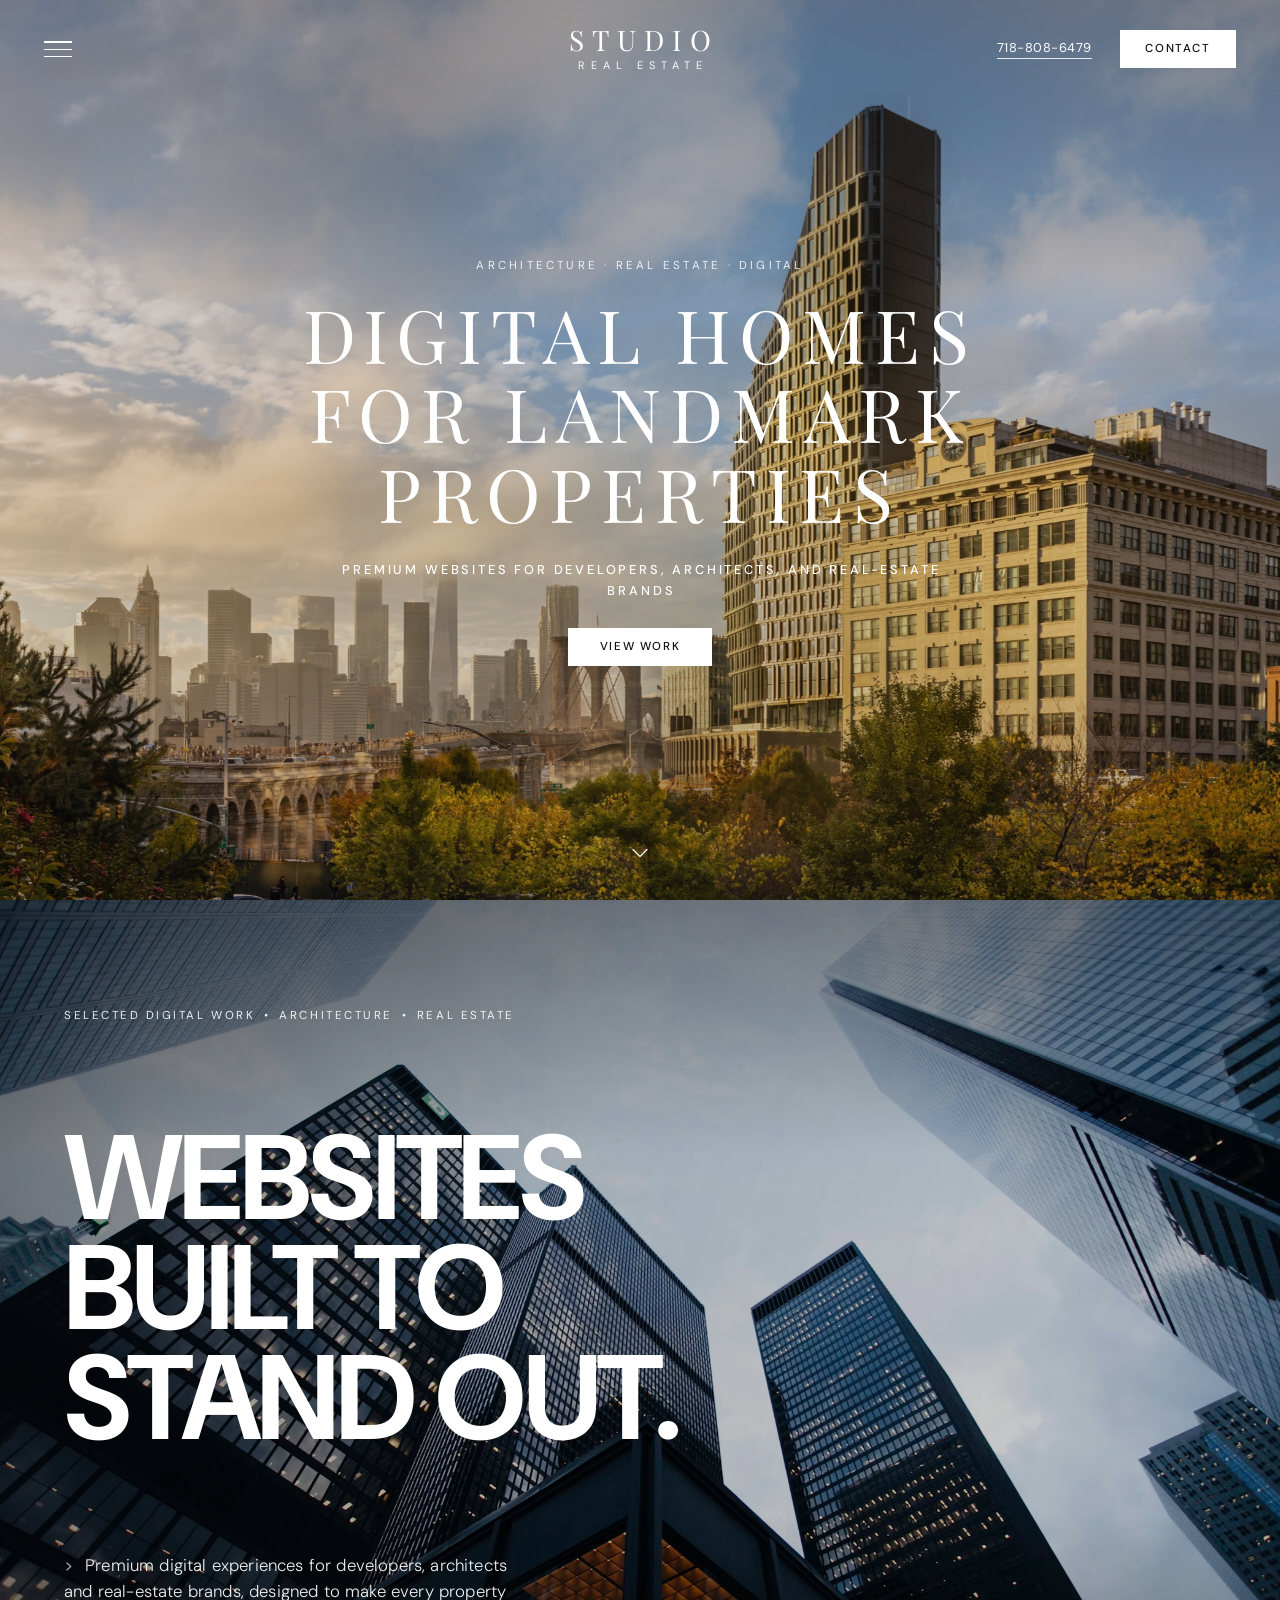
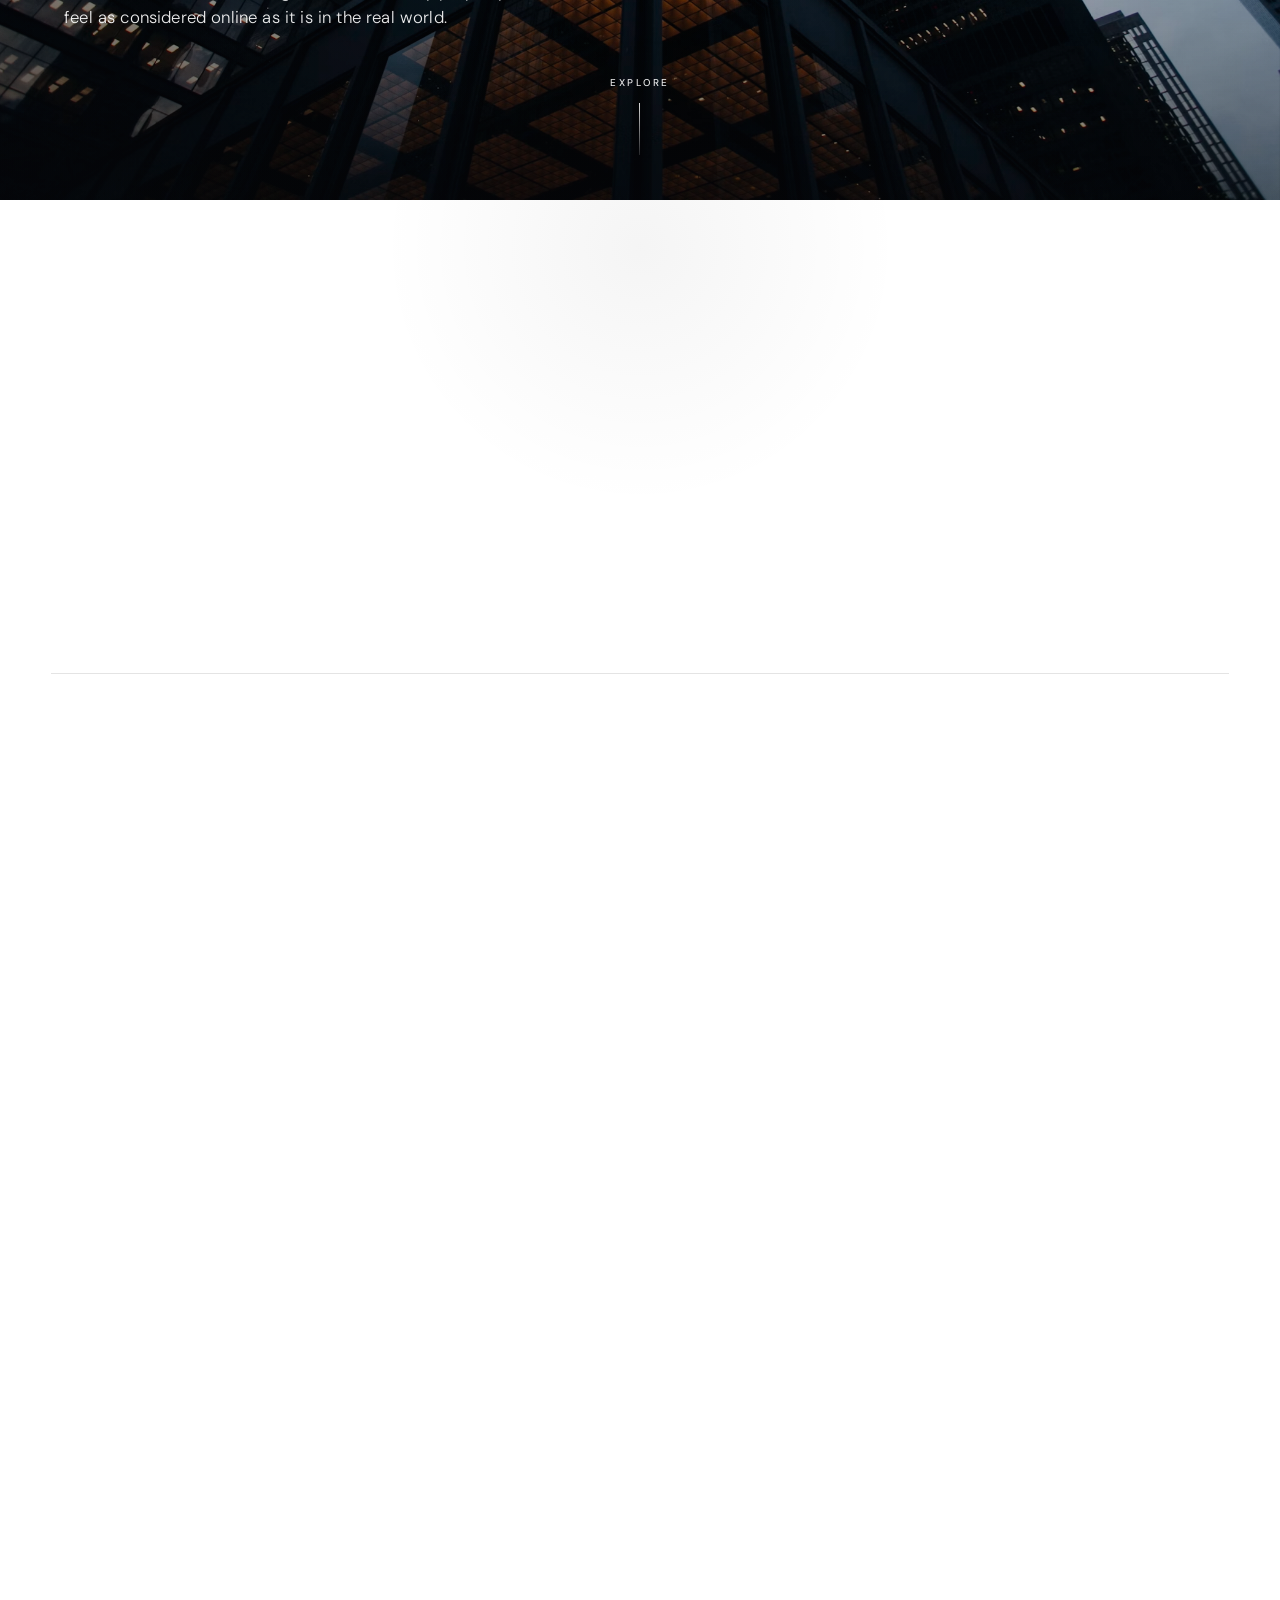
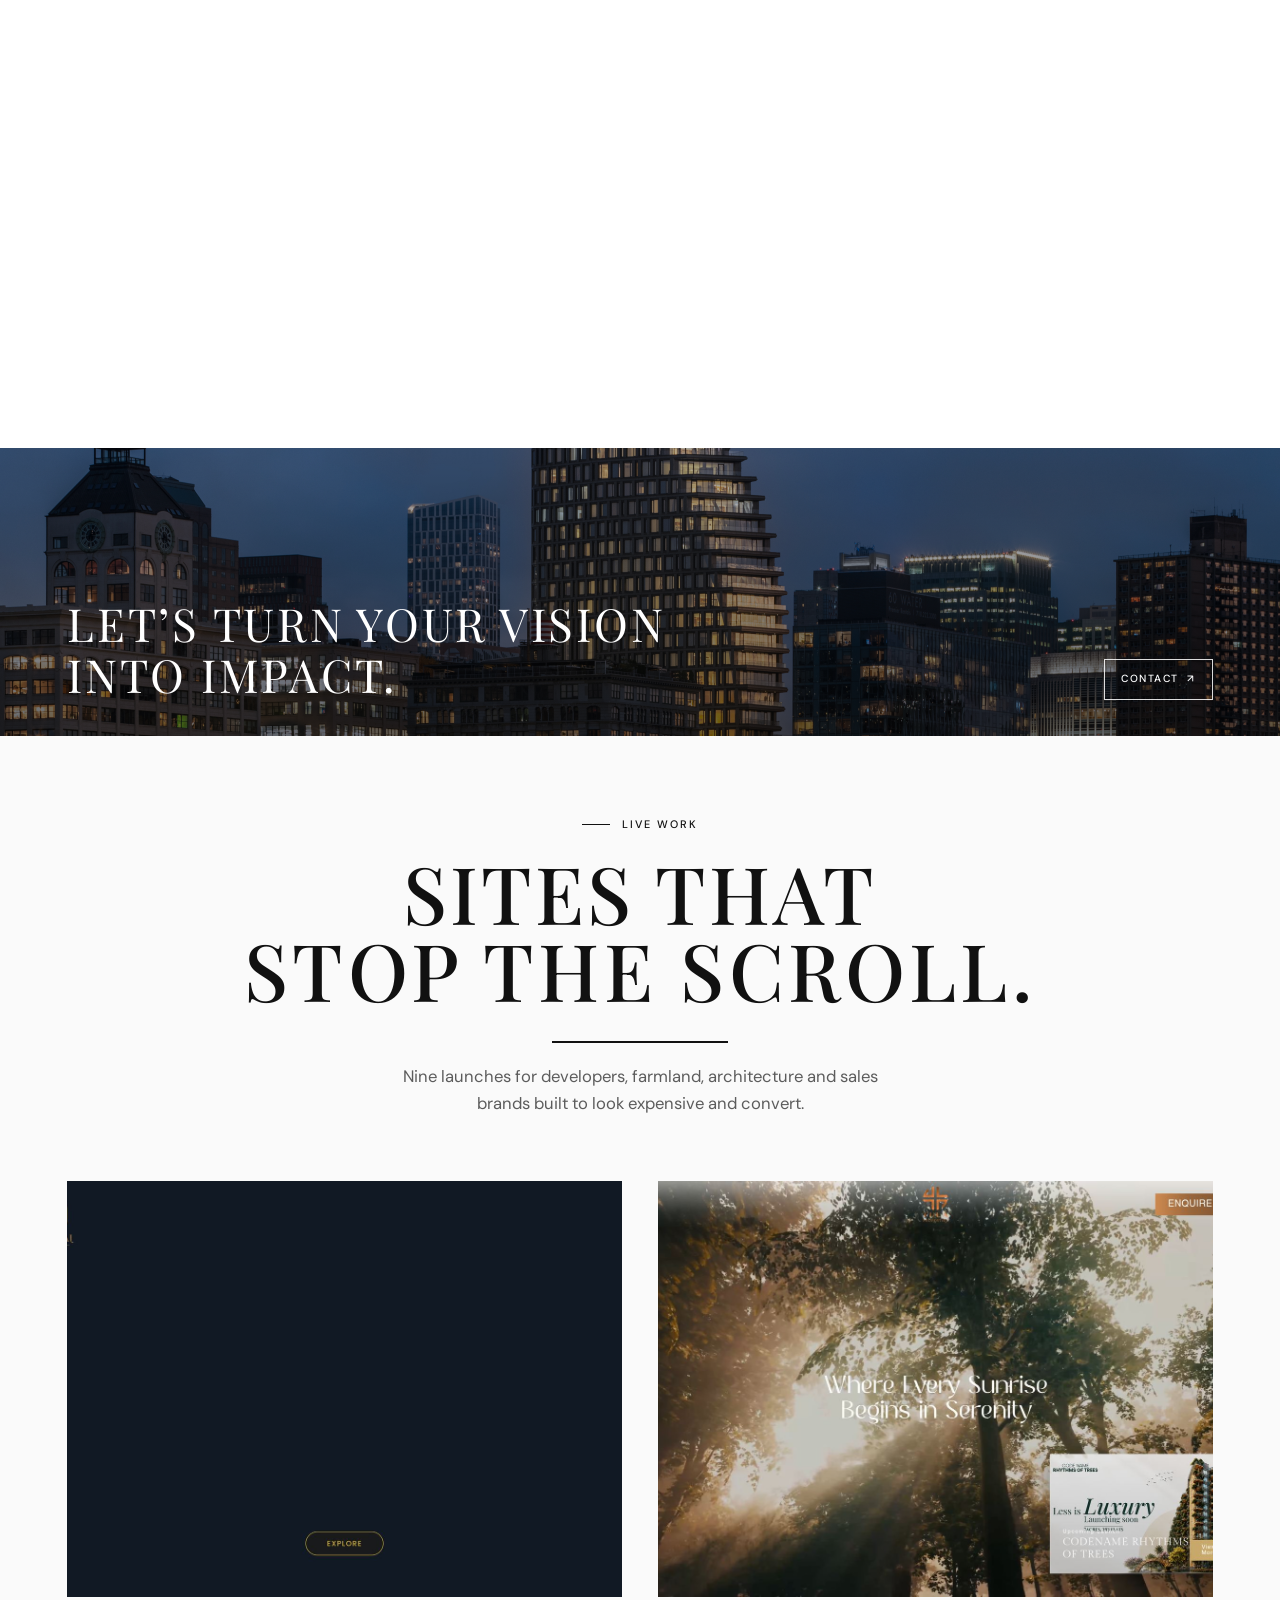
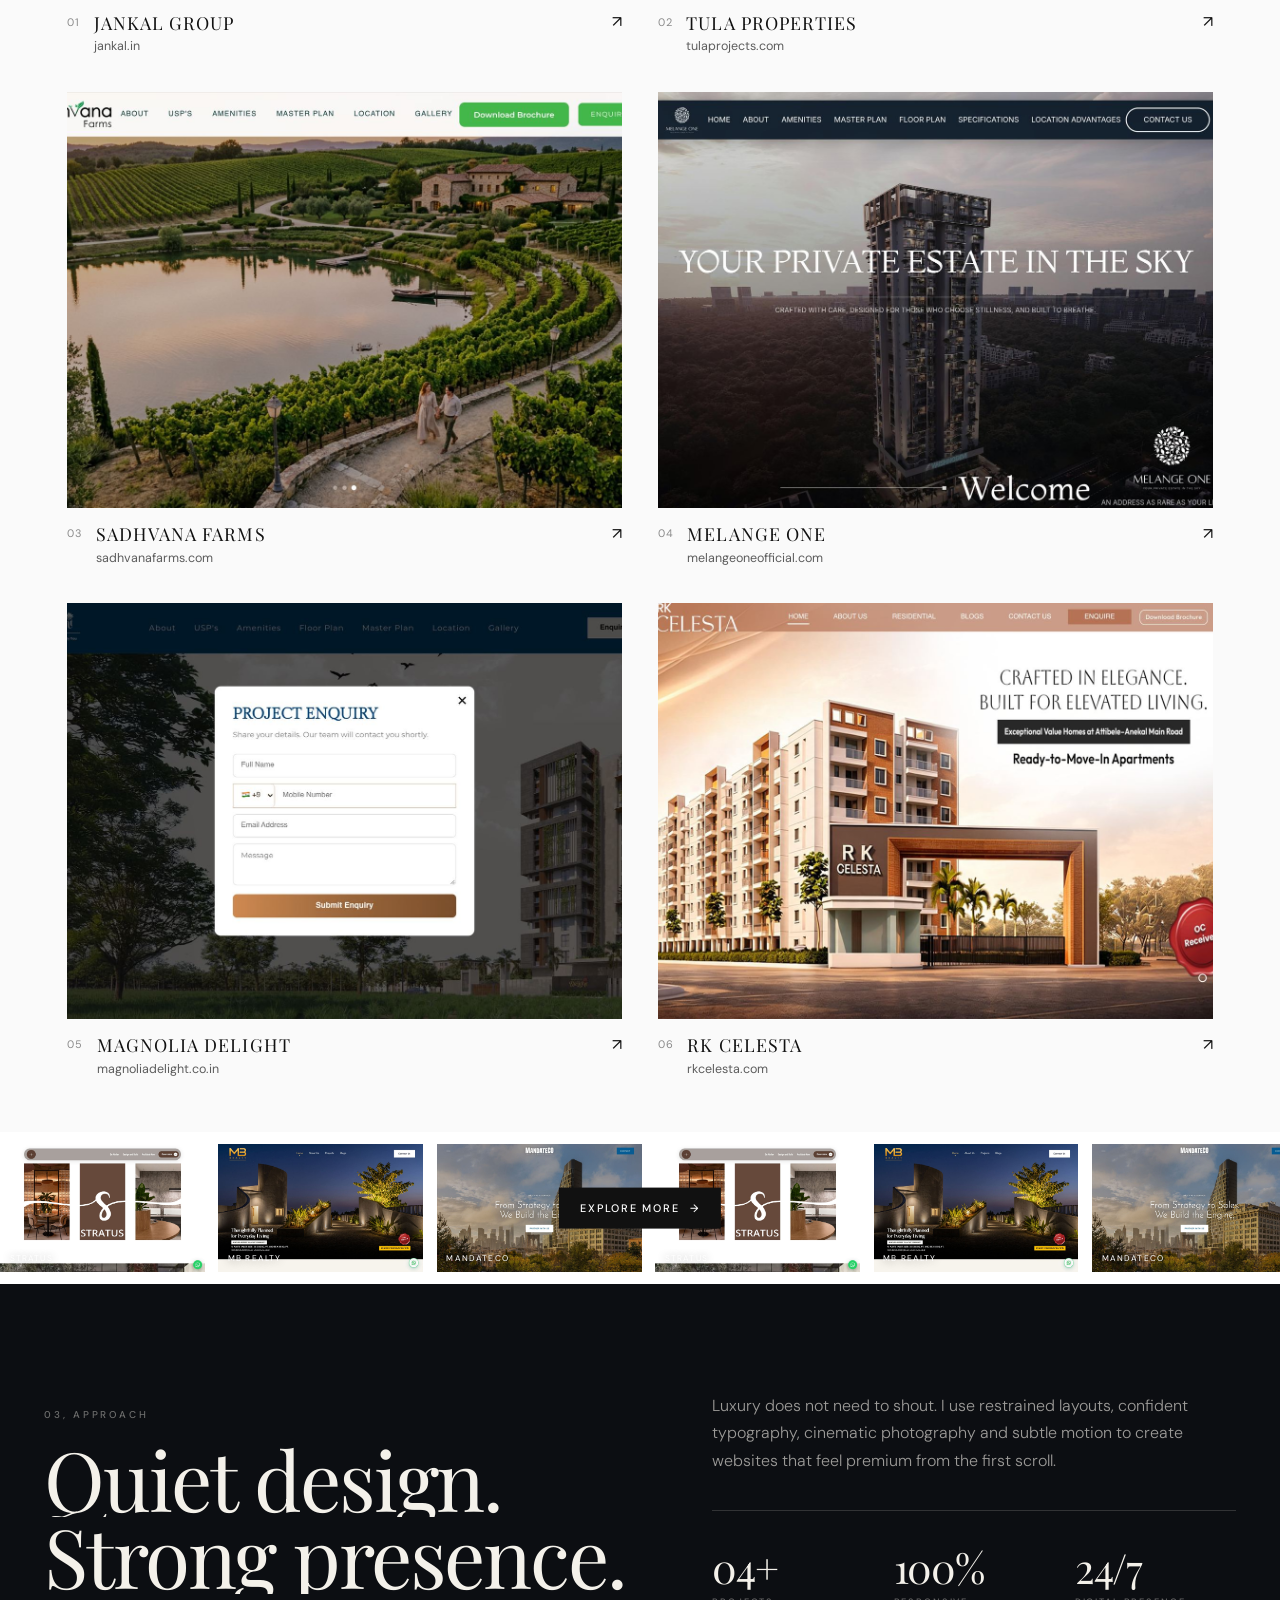
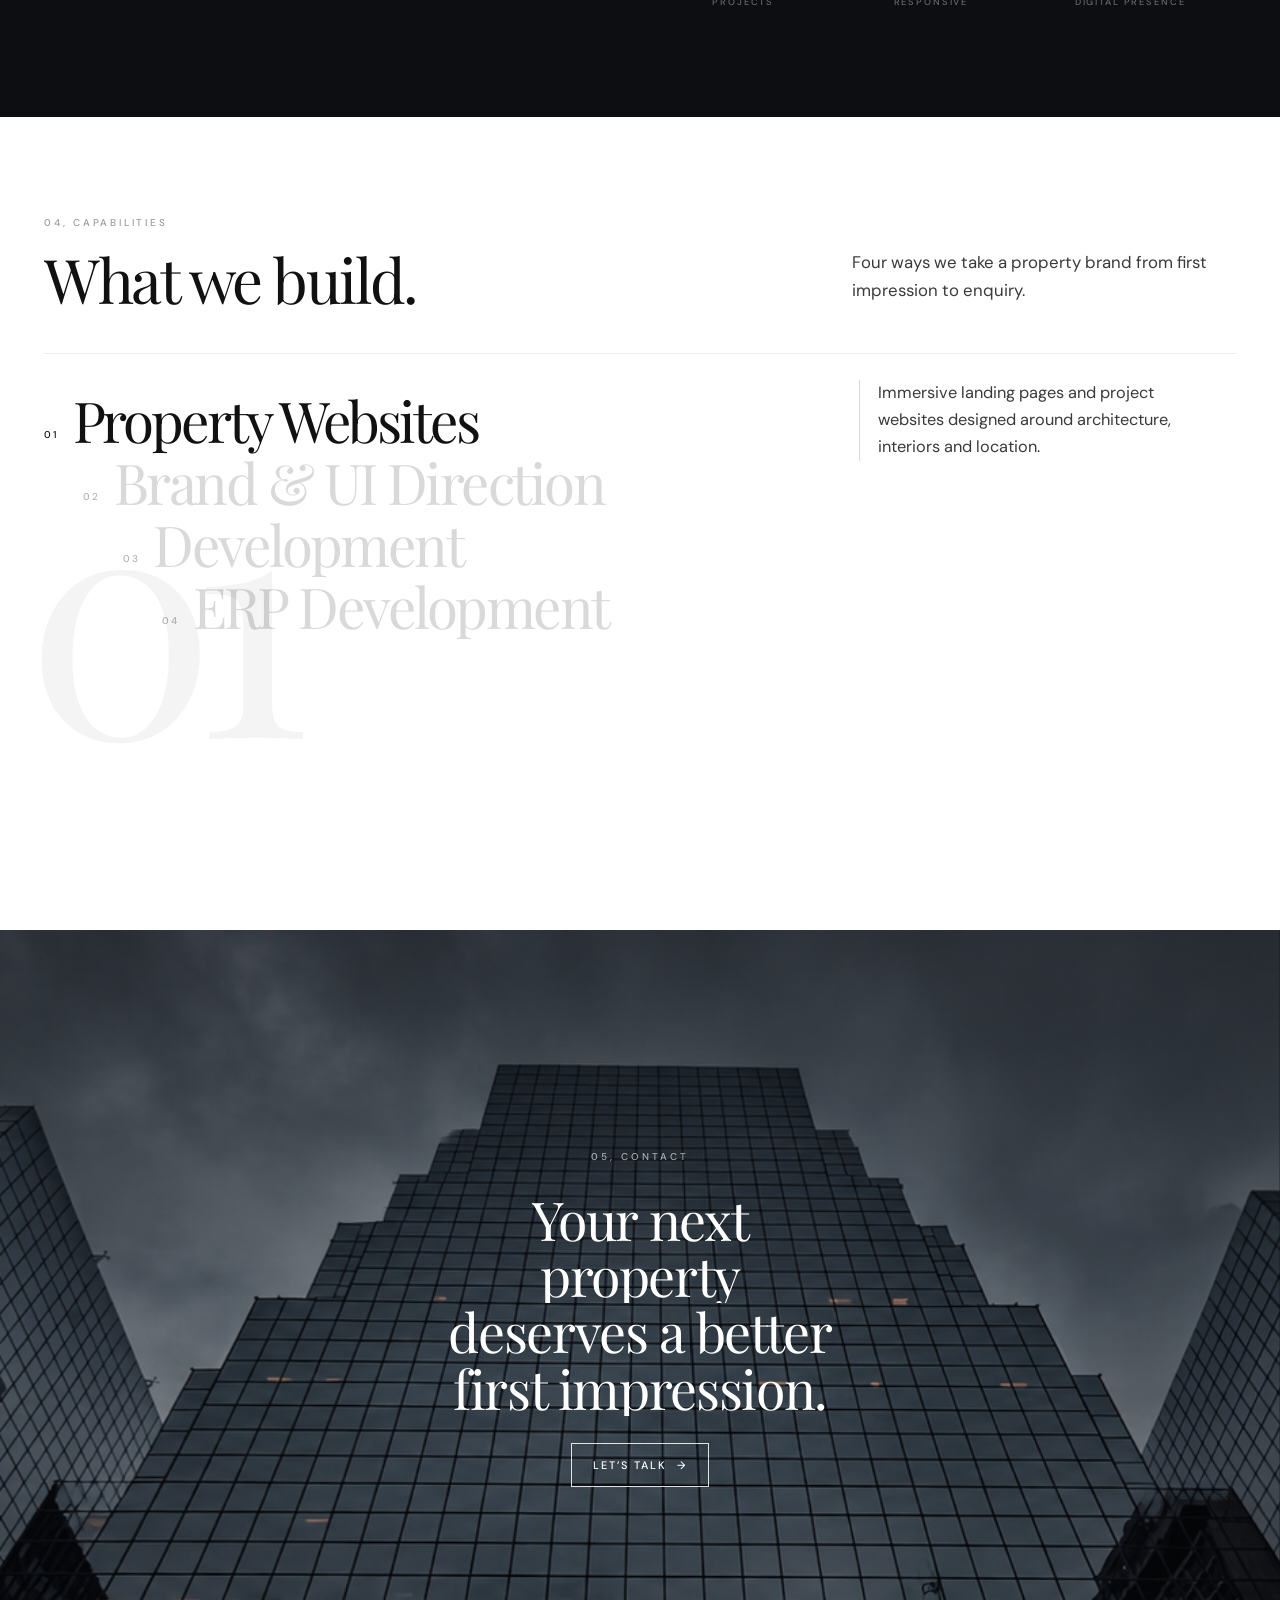
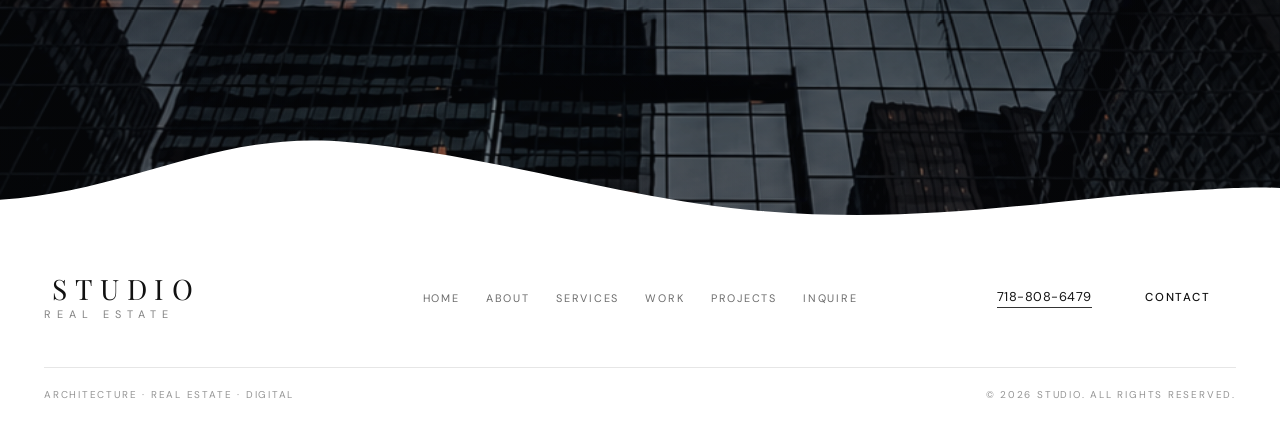
<file: index.html>
<!DOCTYPE html>
<html lang="en">
  <head>
    <meta charset="UTF-8" />
    <meta name="viewport" content="width=device-width, initial-scale=1.0" />
    <title>Studio | Real Estate & Architecture Websites</title>
    <link rel="preconnect" href="https://fonts.googleapis.com" />
    <link rel="preconnect" href="https://fonts.gstatic.com" crossorigin />
    <link href="https://fonts.googleapis.com/css2?family=DM+Sans:wght@400;500;600&family=Playfair+Display:ital,wght@0,400;0,500;1,400&display=swap" rel="stylesheet" />
    <link rel="stylesheet" href="css/style.css" />
  </head>
  <body>
    <header class="site-header" data-hero-animate>
      <button
        class="menu-toggle"
        type="button"
        aria-label="Open menu"
        aria-expanded="false"
        aria-controls="site-menu"
      >
        <span></span>
        <span></span>
        <span></span>
      </button>

      <a class="brand" href="#hero" aria-label="Studio home">
        <span class="brand__name">Studio</span>
        <span class="brand__place">Real Estate</span>
      </a>

      <div class="header-actions">
        <a class="header-phone" href="tel:7188086479">718-808-6479</a>
        <a class="btn-inquire" href="start-project.html">Contact</a>
      </div>
    </header>

    <nav class="site-menu" id="site-menu" aria-hidden="true">
      <div class="site-menu__inner">
        <ul class="site-menu__links">
          <li><a href="#hero">Home</a></li>
          <li><a href="#statement">Work</a></li>
          <li><a href="service.html">Services</a></li>
          <li><a href="project.html">Projects</a></li>
          <li><a href="about.html">About</a></li>
          <li><a href="start-project.html">Contact</a></li>
        </ul>
      </div>
    </nav>

    <main>
      <section class="hero" id="hero">
        <div class="hero__media" aria-hidden="true">
          <img
            src="hero_image/2022PB63_7179-5-scaled.jpg"
            alt=""
            class="hero__image is-active"
            data-hero-slide
          />
          <img
            src="hero_image/bg-menu-full.jpg"
            alt=""
            class="hero__image"
            data-hero-slide
          />
          <div class="hero__overlay"></div>
        </div>

        <div class="hero__content">
          <p class="hero__eyebrow" data-hero-animate>Architecture · Real Estate · Digital</p>
          <h1 class="hero__title">
            <span data-hero-animate>Digital Homes</span>
            <span data-hero-animate>For Landmark</span>
            <span data-hero-animate>Properties</span>
          </h1>
          <p class="hero__subtitle" data-hero-animate>
            Premium websites for developers, architects, and real-estate brands
          </p>
          <div class="hero__cta" data-hero-animate>
            <a class="btn-inquire hero__btn" href="#statement">View Work</a>
          </div>
        </div>

        <a
          class="scroll-hint"
          href="#statement"
          aria-label="Scroll to next section"
          data-hero-animate
        >
          <svg viewBox="0 0 24 24" width="28" height="28" aria-hidden="true">
            <path
              d="M6 9l6 6 6-6"
              fill="none"
              stroke="currentColor"
              stroke-width="1.25"
              stroke-linecap="round"
              stroke-linejoin="round"
            />
          </svg>
        </a>
      </section>

      <section class="statement" id="statement" data-animate-section>
        <div class="statement__media" aria-hidden="true">
          <img
            src="hero_image/second_hero.avif"
            alt=""
            class="statement__image"
          />
          <div class="statement__overlay"></div>
        </div>

        <div class="statement__layout">
          <p class="statement__eyebrow">
            <span>Selected Digital Work</span>
            <span aria-hidden="true">•</span>
            <span>Architecture</span>
            <span aria-hidden="true">•</span>
            <span>Real Estate</span>
          </p>

          <h2 class="statement__title">
            <span class="statement__line">Websites</span>
            <span class="statement__line">Built to</span>
            <span class="statement__line">Stand Out.</span>
          </h2>

          <p class="statement__copy">
            <span class="statement__caret" aria-hidden="true">&gt;</span>
            Premium digital experiences for developers, architects and
            real-estate brands, designed to make every property feel as
            considered online as it is in the real world.
          </p>

          <a class="statement__explore" href="#projects">
            <span>Explore</span>
            <span class="statement__explore-line" aria-hidden="true"></span>
          </a>
        </div>
      </section>

      <section class="services" id="services" data-animate-section>
        <div class="services__glow" aria-hidden="true"></div>
        <div class="services__wrap">
          <header class="services__intro">
            <p class="services__eyebrow">
              <span class="services__eyebrow-line" aria-hidden="true"></span>
              What We Do
            </p>
            <h2 class="services__title">
              <span class="services__title-line">
                <span>We build websites that help</span>
              </span>
              <span class="services__title-line">
                <span>real businesses grow.</span>
              </span>
            </h2>
            <p class="services__lead">
              From strategy and design to SEO and launch, we create digital
              experiences that help property brands attract buyers, build trust,
              and convert interest into inquiries.
            </p>
            <a class="services__cta" href="service.html">
              Let’s build together
              <span class="services__cta-icon" aria-hidden="true">↗</span>
            </a>
          </header>

          <div class="services__panel">
            <ul class="services__rows">
              <li class="services__row" data-service-row data-index="01">
                <div class="services__num"><span>01</span></div>
                <div class="services__icon" aria-hidden="true">
                  <img src="what_we_do_assets/01_strategy_icon.png" alt="" />
                </div>
                <div class="services__info">
                  <p class="services__tag">Discover &amp; Plan</p>
                  <h3>Strategy &amp; Consultation</h3>
                  <p>
                    We map your audience, market position, and project goals so
                    every page supports how your property actually sells.
                  </p>
                </div>
                <div class="services__thumb">
                  <img src="what_we_do_assets/01_strategy.jpg" alt="" />
                  <span class="services__caption">Turn ideas into opportunities</span>
                </div>
                <a class="services__arrow" href="#inquire" aria-label="Strategy and consultation">
                  <span aria-hidden="true">→</span>
                </a>
              </li>

              <li class="services__row" data-service-row data-index="02">
                <div class="services__num"><span>02</span></div>
                <div class="services__icon" aria-hidden="true">
                  <img src="what_we_do_assets/02_brand_icon.png" alt="" />
                </div>
                <div class="services__info">
                  <p class="services__tag">Craft &amp; Express</p>
                  <h3>Brand Identity</h3>
                  <p>
                    Visual systems, typography, and art direction that make your
                    development feel as considered online as it is on site.
                  </p>
                </div>
                <div class="services__thumb">
                  <img src="what_we_do_assets/02_brand.jpg" alt="" />
                  <span class="services__caption">Shape a brand that feels true</span>
                </div>
                <a class="services__arrow" href="#inquire" aria-label="Brand identity">
                  <span aria-hidden="true">→</span>
                </a>
              </li>

              <li class="services__row" data-service-row data-index="03">
                <div class="services__num"><span>03</span></div>
                <div class="services__icon" aria-hidden="true">
                  <img src="what_we_do_assets/03_web_design_icon.png" alt="" />
                </div>
                <div class="services__info">
                  <p class="services__tag">Design &amp; Experience</p>
                  <h3>Web Design</h3>
                  <p>
                    Editorial layouts for residences, amenities, and listings 
                    designed to feel premium, clear, and easy to navigate.
                  </p>
                </div>
                <div class="services__thumb">
                  <img src="what_we_do_assets/03_web_design.jpg" alt="" />
                  <span class="services__caption">Design sites people remember</span>
                </div>
                <a class="services__arrow" href="#inquire" aria-label="Web design">
                  <span aria-hidden="true">→</span>
                </a>
              </li>

              <li class="services__row" data-service-row data-index="04">
                <div class="services__num"><span>04</span></div>
                <div class="services__icon" aria-hidden="true">
                  <img src="what_we_do_assets/04_development_icon.png" alt="" />
                </div>
                <div class="services__info">
                  <p class="services__tag">Build &amp; Launch</p>
                  <h3>Development</h3>
                  <p>
                    Fast, responsive builds with CMS tools for availability,
                    floor plans, and updates, without constant developer help.
                  </p>
                </div>
                <div class="services__thumb">
                  <img src="what_we_do_assets/04_development.jpg" alt="" />
                  <span class="services__caption">Code that performs beautifully</span>
                </div>
                <a class="services__arrow" href="#inquire" aria-label="Development">
                  <span aria-hidden="true">→</span>
                </a>
              </li>

              <li class="services__row" data-service-row data-index="05">
                <div class="services__num"><span>05</span></div>
                <div class="services__icon" aria-hidden="true">
                  <img src="what_we_do_assets/05_seo_icon.png" alt="" />
                </div>
                <div class="services__info">
                  <p class="services__tag">Optimize &amp; Attract</p>
                  <h3>SEO &amp; Lead Generation</h3>
                  <p>
                    Technical SEO, local search, and lead flows so the right
                    buyers find your project and know how to inquire.
                  </p>
                </div>
                <div class="services__thumb">
                  <img src="what_we_do_assets/05_seo.jpg" alt="" />
                  <span class="services__caption">Get found by the right people</span>
                </div>
                <a class="services__arrow" href="#inquire" aria-label="SEO and lead generation">
                  <span aria-hidden="true">→</span>
                </a>
              </li>

              <li class="services__row" data-service-row data-index="06">
                <div class="services__num"><span>06</span></div>
                <div class="services__icon" aria-hidden="true">
                  <img src="what_we_do_assets/06_support_icon.png" alt="" />
                </div>
                <div class="services__info">
                  <p class="services__tag">Maintain &amp; Scale</p>
                  <h3>Ongoing Support</h3>
                  <p>
                    Updates, performance checks, and steady care so your site
                    stays sharp long after launch day.
                  </p>
                </div>
                <div class="services__thumb">
                  <img src="what_we_do_assets/06_support.jpg" alt="" />
                  <span class="services__caption">Stay sharp after launch</span>
                </div>
                <a class="services__arrow" href="#inquire" aria-label="Ongoing support">
                  <span aria-hidden="true">→</span>
                </a>
              </li>
            </ul>
          </div>
        </div>
      </section>

      <section class="vision" id="inquire" data-animate-section>
        <div class="vision__media" aria-hidden="true">
          <div class="vision__image">
            <img src="hero_image/CTA.jpg" alt="" />
          </div>
          <div class="vision__overlay"></div>
        </div>
        <div class="vision__content">
          <h2 class="vision__title">
            <span>Let’s turn your vision</span>
            <span>into impact.</span>
          </h2>
          <a class="vision__cta" href="start-project.html">
            Contact
            <span aria-hidden="true">↗</span>
          </a>
        </div>
      </section>

      <section class="projects" id="projects" data-animate-section>
        <div class="projects__wrap">
          <header class="projects__intro">
            <p class="projects__eyebrow">
              <span class="projects__eyebrow-line" aria-hidden="true"></span>
              Live Work
            </p>
            <h2 class="projects__title" data-projects-title aria-live="polite">
              <span class="projects__title-line">
                <span>Sites that</span>
              </span>
              <span class="projects__title-line">
                <span>stop the scroll.</span>
              </span>
            </h2>
            <p class="projects__lead">
              Nine launches for developers, farmland, architecture and sales brands 
              built to look expensive and convert.
            </p>
          </header>

          <ul class="projects__grid">
            <li class="projects__item" data-project-item>
              <a class="projects__card" href="https://jankal.in/" target="_blank" rel="noopener noreferrer">
                <div class="projects__media"><img src="images/projects/jankal.jpg" alt="Jankal Group website" /></div>
                <div class="projects__meta">
                  <span class="projects__index">01</span>
                  <div class="projects__copy">
                    <h3>Jankal Group</h3>
                    <p>jankal.in</p>
                  </div>
                  <span class="projects__link" aria-hidden="true">↗</span>
                </div>
              </a>
            </li>
            <li class="projects__item" data-project-item>
              <a class="projects__card" href="https://tulaprojects.com/" target="_blank" rel="noopener noreferrer">
                <div class="projects__media"><img src="images/projects/tula.jpg" alt="Tula Properties website" /></div>
                <div class="projects__meta">
                  <span class="projects__index">02</span>
                  <div class="projects__copy">
                    <h3>Tula Properties</h3>
                    <p>tulaprojects.com</p>
                  </div>
                  <span class="projects__link" aria-hidden="true">↗</span>
                </div>
              </a>
            </li>
            <li class="projects__item" data-project-item>
              <a class="projects__card" href="https://sadhvanafarms.com/" target="_blank" rel="noopener noreferrer">
                <div class="projects__media"><img src="images/projects/sadhvana.jpg" alt="Sadhvana Farms website" /></div>
                <div class="projects__meta">
                  <span class="projects__index">03</span>
                  <div class="projects__copy">
                    <h3>Sadhvana Farms</h3>
                    <p>sadhvanafarms.com</p>
                  </div>
                  <span class="projects__link" aria-hidden="true">↗</span>
                </div>
              </a>
            </li>
            <li class="projects__item" data-project-item>
              <a class="projects__card" href="https://melangeoneofficial.com/" target="_blank" rel="noopener noreferrer">
                <div class="projects__media"><img src="images/projects/melange.jpg" alt="Melange One website" /></div>
                <div class="projects__meta">
                  <span class="projects__index">04</span>
                  <div class="projects__copy">
                    <h3>Melange One</h3>
                    <p>melangeoneofficial.com</p>
                  </div>
                  <span class="projects__link" aria-hidden="true">↗</span>
                </div>
              </a>
            </li>
            <li class="projects__item" data-project-item>
              <a class="projects__card" href="https://magnoliadelight.co.in/" target="_blank" rel="noopener noreferrer">
                <div class="projects__media"><img src="images/projects/magnolia.jpg" alt="Magnolia Delight website" /></div>
                <div class="projects__meta">
                  <span class="projects__index">05</span>
                  <div class="projects__copy">
                    <h3>Magnolia Delight</h3>
                    <p>magnoliadelight.co.in</p>
                  </div>
                  <span class="projects__link" aria-hidden="true">↗</span>
                </div>
              </a>
            </li>
            <li class="projects__item" data-project-item>
              <a class="projects__card" href="https://rkcelesta.com/" target="_blank" rel="noopener noreferrer">
                <div class="projects__media"><img src="images/projects/rkcelesta.jpg" alt="RK Celesta website" /></div>
                <div class="projects__meta">
                  <span class="projects__index">06</span>
                  <div class="projects__copy">
                    <h3>RK Celesta</h3>
                    <p>rkcelesta.com</p>
                  </div>
                  <span class="projects__link" aria-hidden="true">↗</span>
                </div>
              </a>
            </li>
          </ul>
        </div>

        <div class="projects__strip">
          <div class="projects__marquee" aria-hidden="true">
            <div class="projects__track">
              <figure class="projects__chip">
                <img src="images/projects/stratus.jpg" alt="" />
                <figcaption>Stratus</figcaption>
              </figure>
              <figure class="projects__chip">
                <img src="images/projects/mbrealty.jpg" alt="" />
                <figcaption>MB Realty</figcaption>
              </figure>
              <figure class="projects__chip">
                <img src="images/projects/mandateco.jpg" alt="" />
                <figcaption>Mandateco</figcaption>
              </figure>
              <figure class="projects__chip">
                <img src="images/projects/stratus.jpg" alt="" />
                <figcaption>Stratus</figcaption>
              </figure>
              <figure class="projects__chip">
                <img src="images/projects/mbrealty.jpg" alt="" />
                <figcaption>MB Realty</figcaption>
              </figure>
              <figure class="projects__chip">
                <img src="images/projects/mandateco.jpg" alt="" />
                <figcaption>Mandateco</figcaption>
              </figure>
              <figure class="projects__chip">
                <img src="images/projects/stratus.jpg" alt="" />
                <figcaption>Stratus</figcaption>
              </figure>
              <figure class="projects__chip">
                <img src="images/projects/mbrealty.jpg" alt="" />
                <figcaption>MB Realty</figcaption>
              </figure>
              <figure class="projects__chip">
                <img src="images/projects/mandateco.jpg" alt="" />
                <figcaption>Mandateco</figcaption>
              </figure>
            </div>
          </div>

          <a class="projects__more" href="project.html">
            Explore more
            <span aria-hidden="true">→</span>
          </a>
        </div>
      </section>

      <section class="approach" id="approach" data-animate-section>
        <div class="approach__wrap">
          <header class="approach__heading">
            <p class="approach__eyebrow">03, Approach</p>
            <h2 class="approach__title" data-approach-title aria-live="polite">
              <span class="approach__title-line"><span>Quiet design.</span></span>
              <span class="approach__title-line"><span>Strong presence.</span></span>
            </h2>
          </header>

          <div class="approach__body">
            <p class="approach__copy" data-approach-copy>
              Luxury does not need to shout. I use restrained layouts, confident typography, cinematic photography and subtle motion to create websites that feel premium from the first scroll.
            </p>

            <div class="approach__rule" aria-hidden="true"></div>

            <ul class="approach__stats">
              <li>
                <span class="approach__value" data-count="4" data-pad="2" data-suffix="+">04+</span>
                <span class="approach__label">Projects</span>
              </li>
              <li>
                <span class="approach__value" data-count="100" data-suffix="%">100%</span>
                <span class="approach__label">Responsive</span>
              </li>
              <li>
                <span class="approach__value" data-count="24" data-suffix="/7">24/7</span>
                <span class="approach__label">Digital Presence</span>
              </li>
            </ul>
          </div>
        </div>
      </section>

      <section class="build" id="capabilities" data-animate-section>
        <div class="build__wrap">
          <header class="build__intro">
            <p class="build__eyebrow">04, Capabilities</p>
            <div class="build__intro-row">
              <h2 class="build__title">
                <span class="build__title-line"><span>What we build.</span></span>
              </h2>
              <p class="build__lead">
                Four ways we take a property brand from first impression to enquiry.
              </p>
            </div>
          </header>

          <div class="build__board">
            <p class="build__display" data-build-display aria-hidden="true">01</p>

            <ol class="build__list">
              <li class="build__item is-active" data-build-item>
                <button type="button">
                  <span class="build__num">01</span>
                  <span class="build__name">Property Websites</span>
                </button>
                <p class="build__copy">
                  Immersive landing pages and project websites designed around architecture, interiors and location.
                </p>
              </li>
              <li class="build__item" data-build-item>
                <button type="button">
                  <span class="build__num">02</span>
                  <span class="build__name">Brand &amp; UI Direction</span>
                </button>
                <p class="build__copy">
                  Elegant visual systems, typography, colour palettes and responsive interfaces for premium property brands.
                </p>
              </li>
              <li class="build__item" data-build-item>
                <button type="button">
                  <span class="build__num">03</span>
                  <span class="build__name">Development</span>
                </button>
                <p class="build__copy">
                  Fast, responsive builds using modern web technology with clean interactions and polished motion.
                </p>
              </li>
              <li class="build__item" data-build-item>
                <button type="button">
                  <span class="build__num">04</span>
                  <span class="build__name">ERP Development</span>
                </button>
                <p class="build__copy">
                  Custom ERP systems for managing the project, from inventory, tasks and timelines to teams and delivery.
                </p>
              </li>
            </ol>
          </div>
        </div>
      </section>

      <section class="start" id="start" data-animate-section>
        <div class="start__media" aria-hidden="true">
          <img
            class="start__image is-active"
            data-start-slide
            src="hero_image/start-skyline-a.png"
            alt=""
          />
          <img
            class="start__image"
            data-start-slide
            src="hero_image/start-skyline-b.png"
            alt=""
          />
          <div class="start__overlay"></div>
        </div>

        <div class="start__content">
          <p class="start__eyebrow">05, Contact</p>
          <h2 class="start__title" data-start-title aria-live="polite">
            <span class="start__line"><span>Your next</span></span>
            <span class="start__line"><span>property</span></span>
            <span class="start__line"><span>deserves a better</span></span>
            <span class="start__line"><span>first impression.</span></span>
          </h2>
          <a class="start__cta" href="start-project.html">
            Let’s talk
            <span aria-hidden="true">→</span>
          </a>
        </div>
      </section>

    </main>

    <footer class="site-footer" data-animate-section>
      <svg
        class="site-footer__wave"
        viewBox="0 0 1440 160"
        preserveAspectRatio="none"
        aria-hidden="true"
      >
        <path
          d="M0,118 C150,108 240,34 390,48 C560,64 700,118 860,132 C1040,148 1180,118 1320,108 C1380,104 1415,102 1440,104 L1440,160 L0,160 Z"
        />
      </svg>

      <div class="site-footer__body">
        <div class="site-footer__inner">
          <a class="brand site-footer__brand" href="#hero" aria-label="Studio home">
            <span class="brand__name">Studio</span>
            <span class="brand__place">Real Estate</span>
          </a>

                    <nav class="site-footer__nav" aria-label="Footer">
            <a href="#hero">Home</a>
            <a href="about.html">About</a>
            <a href="service.html">Services</a>
            <a href="#statement">Work</a>
            <a href="project.html">Projects</a>
            <a href="start-project.html">Inquire</a>
          </nav>

          <div class="site-footer__actions">
            <a class="site-footer__phone" href="tel:7188086479">718-808-6479</a>
            <a class="btn-inquire site-footer__btn" href="start-project.html">Contact</a>
          </div>
        </div>

        <div class="site-footer__bar">
          <p>Architecture · Real Estate · Digital</p>
          <p>© 2026 Studio. All rights reserved.</p>
        </div>
      </div>
    </footer>

    <script src="js/main.js?v=build11"></script>
  </body>
</html>
</file>
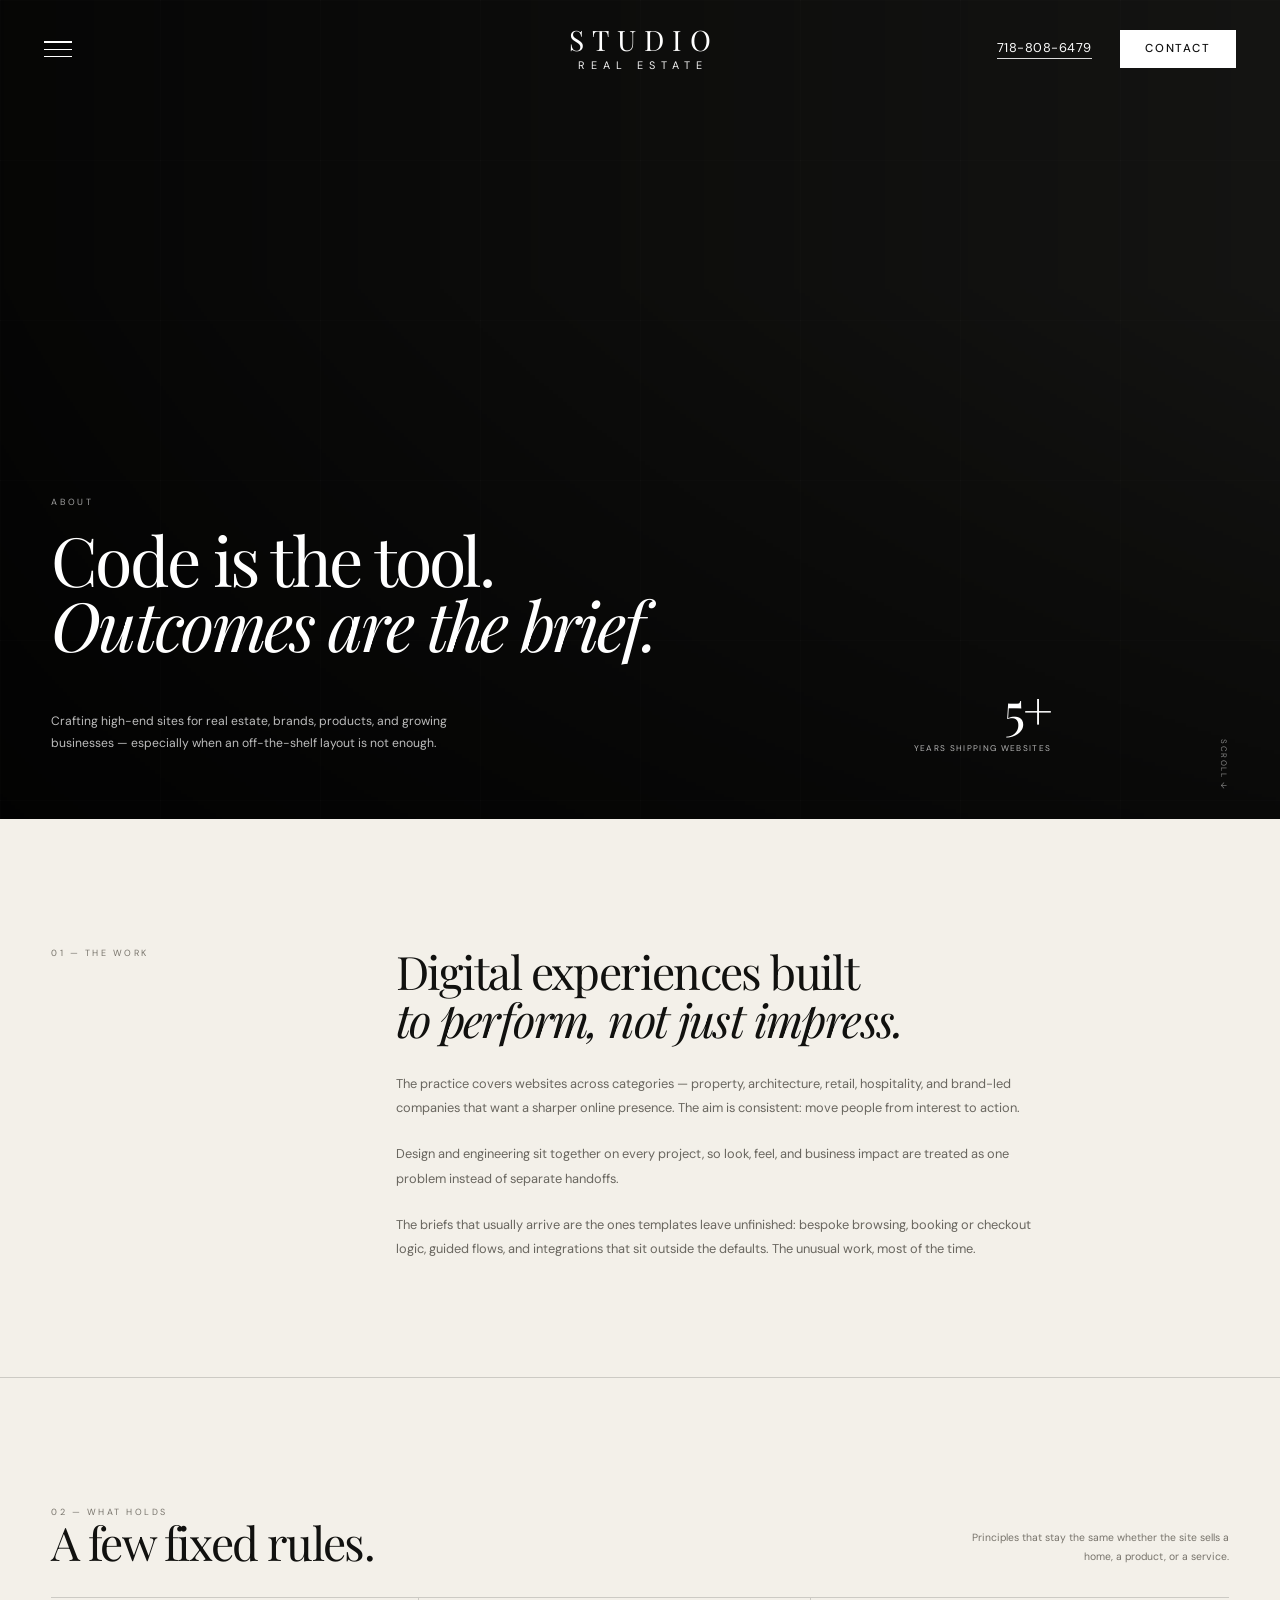
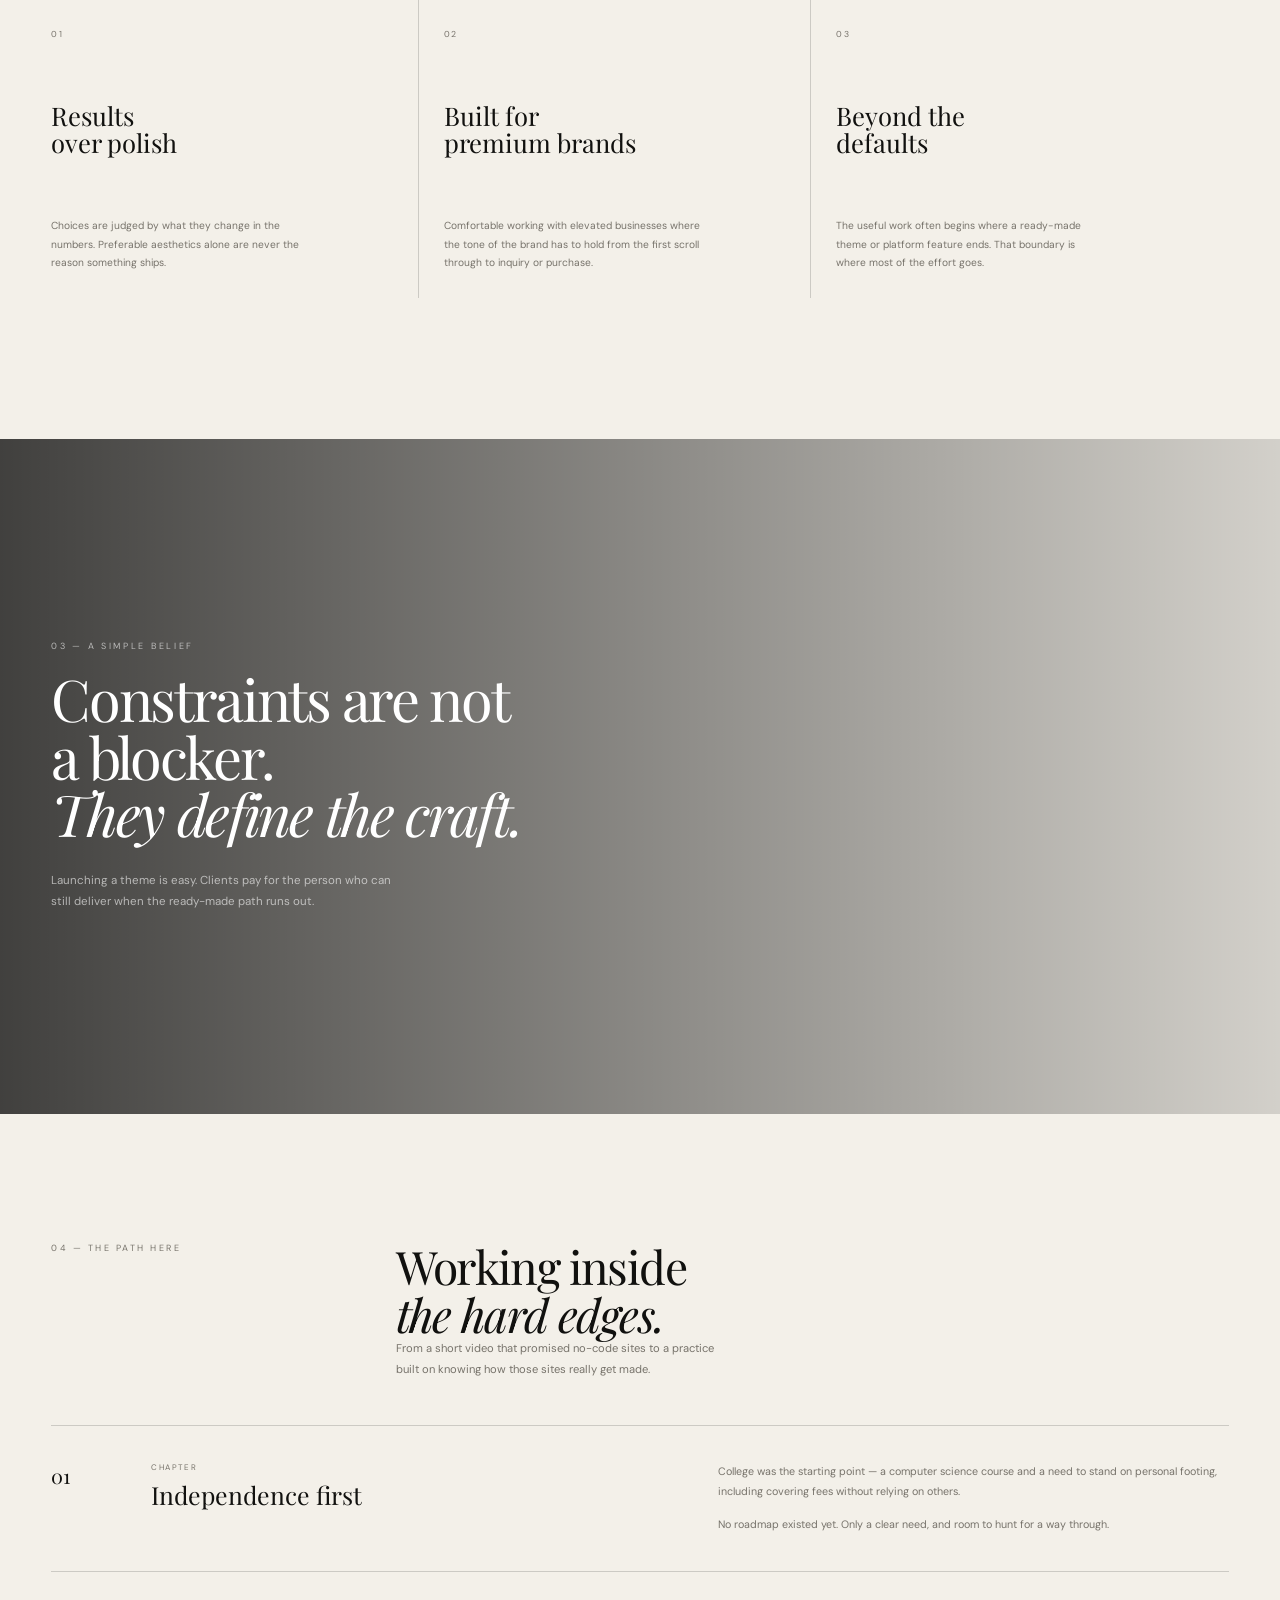
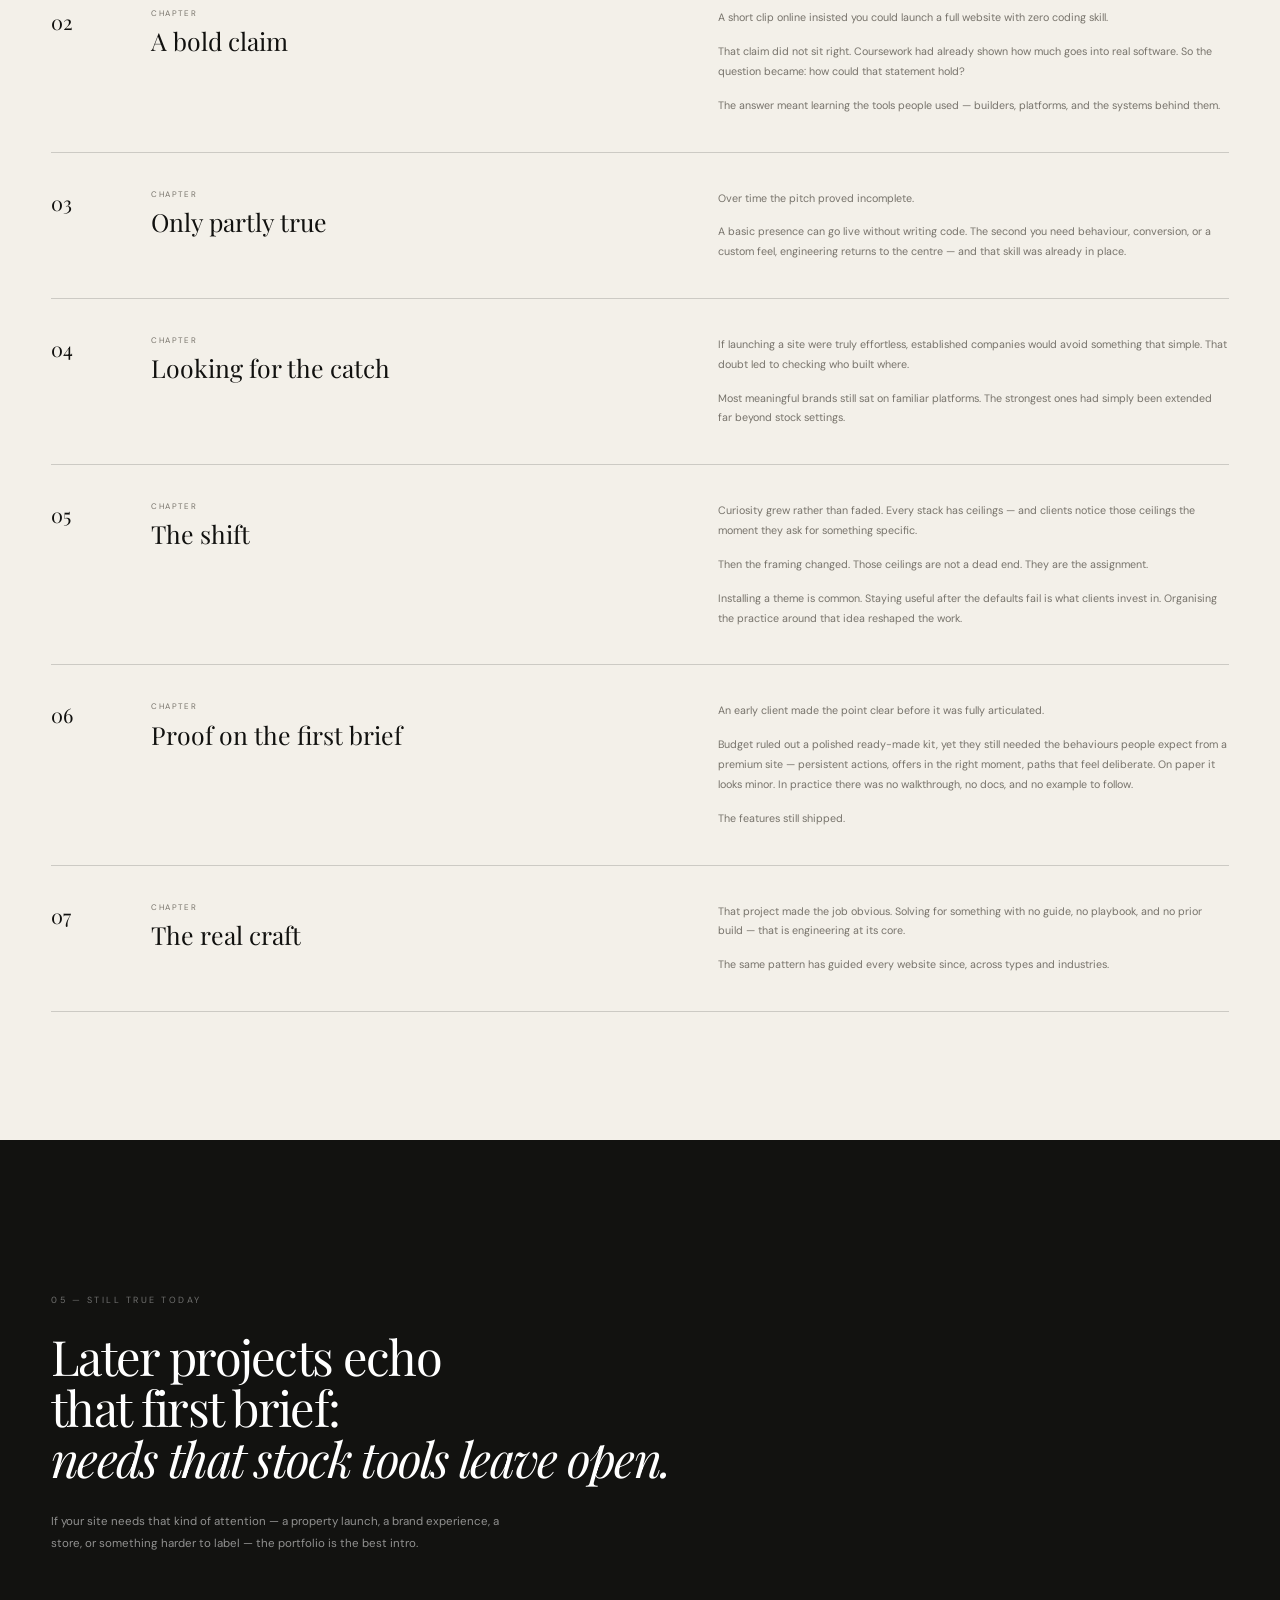
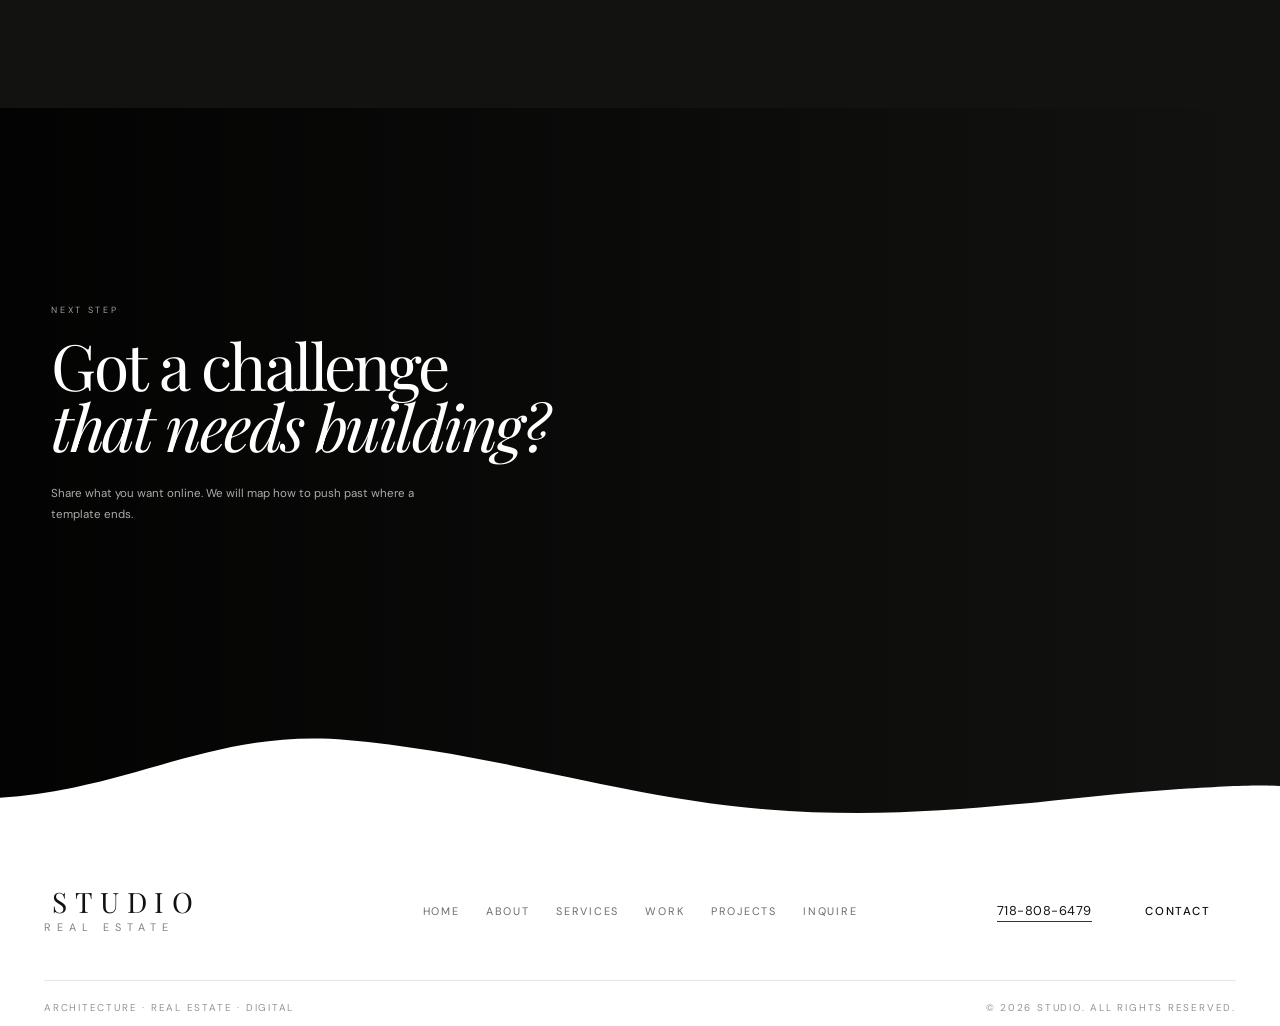
<file: about.html>
<!DOCTYPE html>
<html lang="en">
<head>
<meta charset="UTF-8">
<meta name="viewport" content="width=device-width, initial-scale=1.0">
<meta name="description" content="About Studio — building websites that solve business problems.">
<title>About — Studio</title>
<link rel="stylesheet" href="css/style.css" />
<link rel="preconnect" href="https://fonts.googleapis.com">
<link rel="preconnect" href="https://fonts.gstatic.com" crossorigin>
<link href="https://fonts.googleapis.com/css2?family=DM+Sans:wght@400;500;600&family=Playfair+Display:ital,wght@0,400;0,500;1,400&display=swap" rel="stylesheet">

<style>
:root{
  --paper:#f3f0e9;--paper2:#e6e2d9;--ink:#11110f;--muted:#77736b;
  --line:rgba(17,17,15,.17);--dark:#121210;--serif:"Playfair Display",Georgia,serif;
  --sans:"DM Sans",Arial,sans-serif;--ease:cubic-bezier(.22,1,.36,1)
}
.page-about{background:var(--paper);overflow-x:hidden}
.page-about main{color:var(--ink);font-family:var(--sans)}
.page-about main a{text-decoration:none;color:inherit}
.page-about img{display:block;width:100%}
.page-about .site-header{position:absolute;z-index:100;color:#fff}

.hero{
 height:91svh;min-height:650px;position:relative;color:#fff;overflow:hidden;
 display:flex;align-items:flex-end;background:#161614
}
.hero-bg{
 position:absolute;inset:0;
 background:
 linear-gradient(90deg,#000b,#0001),
 linear-gradient(0deg,#0008,transparent 65%),
 url("https://images.unsplash.com/photo-1600585154340-be6161a56a0c?auto=format&fit=crop&w=2400&q=90") center/cover;
 animation:zoom 12s var(--ease) forwards
}
@keyframes zoom{from{transform:scale(1.08)}to{transform:scale(1)}}
.hero-grid{
 position:absolute;inset:0;
 background-image:linear-gradient(#fff1 1px,transparent 1px),linear-gradient(90deg,#fff1 1px,transparent 1px);
 background-size:12.5vw 12.5vw;opacity:.22
}
.hero-content{position:relative;z-index:2;width:100%;padding:0 4vw 5vw}
.eyebrow{font-size:.56rem;text-transform:uppercase;letter-spacing:.3em;opacity:.62;margin-bottom:18px}
.hero h1{
 font-family:var(--serif);font-weight:400;font-size:clamp(2.4rem,5.5vw,4.25rem);
 line-height:.95;letter-spacing:-.04em;max-width:820px
}
.hero h1 em{font-style:italic}
.hero-sub{
 margin-top:28px;display:flex;justify-content:space-between;align-items:end;
 max-width:1000px;gap:40px
}
.hero-sub p{max-width:420px;color:#fffb;font-size:.76rem;line-height:1.8}
.hero-stat{text-align:right}
.hero-stat strong{
 display:block;font-family:var(--serif);font-size:clamp(2.2rem,4vw,3.25rem);
 font-weight:400;line-height:1;letter-spacing:-.04em
}
.hero-stat span{display:block;font-size:.52rem;text-transform:uppercase;letter-spacing:.16em;opacity:.7;margin-top:8px;max-width:140px;margin-left:auto}
.scroll{position:absolute;right:4vw;bottom:28px;writing-mode:vertical-rl;font-size:.5rem;letter-spacing:.2em;text-transform:uppercase;opacity:.5}

.intro{
 padding:10vw 4vw 9vw;display:grid;grid-template-columns:.45fr 1.55fr;
 gap:8vw;border-bottom:1px solid var(--line)
}
.label{font-size:.56rem;text-transform:uppercase;letter-spacing:.28em;color:var(--muted)}
.intro h2{
 font-family:var(--serif);font-weight:400;font-size:clamp(1.9rem,3.6vw,3.25rem);
 line-height:1.05;letter-spacing:-.035em;max-width:720px
}
.intro h2 em{font-style:italic}
.intro-copy{max-width:650px;color:#69665f;font-size:.8rem;line-height:1.9;margin-top:28px}
.intro-copy p+p{margin-top:22px}

.pillars{padding:10vw 4vw 11vw}
.pillars-head{display:flex;justify-content:space-between;align-items:end;border-bottom:1px solid var(--line);padding-bottom:30px}
.pillars-head h2{
 font-family:var(--serif);font-weight:400;font-size:clamp(1.9rem,3.6vw,3.25rem);
 line-height:1.05;letter-spacing:-.035em
}
.pillars-head p{max-width:270px;color:var(--muted);font-size:.65rem;line-height:1.8;text-align:right}
.pillar-grid{display:grid;grid-template-columns:repeat(3,1fr)}
.pillar{
 min-height:300px;padding:30px 25px 25px 0;border-right:1px solid var(--line);
 margin-right:25px;display:flex;flex-direction:column;justify-content:space-between
}
.pillar:last-child{border-right:0;margin-right:0}
.pillar-num{font-size:.54rem;letter-spacing:.18em;color:var(--muted)}
.pillar h3{font-family:var(--serif);font-size:clamp(1.35rem,2vw,1.7rem);font-weight:400;line-height:1.05}
.pillar p{color:var(--muted);font-size:.64rem;line-height:1.8;max-width:260px}

.image-statement{
 min-height:75vh;position:relative;color:#fff;display:flex;align-items:center;overflow:hidden
}
.image-statement-bg{
 position:absolute;inset:0;
 background:
 linear-gradient(90deg,#000b,#0002),
 url("https://images.unsplash.com/photo-1600607687920-4e2a09cf159d?auto=format&fit=crop&w=2300&q=90") center/cover
}
.image-statement-content{position:relative;z-index:2;padding:0 4vw}
.image-statement h2{
 font-family:var(--serif);font-weight:400;font-size:clamp(2.2rem,4.5vw,4rem);
 line-height:1;letter-spacing:-.04em;max-width:820px
}
.image-statement h2 em{font-style:italic}
.image-statement p{
 color:#fff9;font-size:.72rem;line-height:1.8;max-width:360px;margin-top:28px
}

.story{padding:10vw 4vw}
.story-head{
 display:grid;grid-template-columns:.45fr 1.55fr;gap:8vw;
 padding-bottom:45px;border-bottom:1px solid var(--line)
}
.story-head h2{
 font-family:var(--serif);font-weight:400;font-size:clamp(1.9rem,3.6vw,3.25rem);
 line-height:1.05;letter-spacing:-.035em
}
.story-head h2 em{font-style:italic}
.story-head p{max-width:340px;color:var(--muted);font-size:.7rem;line-height:1.85;align-self:end}
.chapter{
 display:grid;grid-template-columns:70px 1fr .95fr;gap:30px;
 padding:36px 0;border-bottom:1px solid var(--line);align-items:start
}
.chapter-num{font-family:var(--serif);font-size:1.25rem}
.chapter-meta{font-size:.5rem;text-transform:uppercase;letter-spacing:.18em;color:var(--muted);margin-bottom:8px}
.chapter-title{font-family:var(--serif);font-size:clamp(1.25rem,2vw,1.55rem);font-weight:400;line-height:1.1}
.chapter-text{font-size:.67rem;line-height:1.85;color:var(--muted)}
.chapter-text p+p{margin-top:14px}

.pull{
 background:var(--dark);color:#fff;padding:12vw 4vw;
 display:flex;align-items:center;min-height:50vh
}
.pull-inner{max-width:860px}
.pull h2{
 font-family:var(--serif);font-weight:400;font-size:clamp(1.9rem,3.8vw,3.4rem);
 line-height:1.05;letter-spacing:-.035em
}
.pull h2 em{font-style:italic}
.pull p{color:#fff8;font-size:.72rem;line-height:1.85;max-width:480px;margin-top:28px}

.cta{
 min-height:95vh;position:relative;overflow:hidden;color:#fff;
 display:flex;align-items:center;background:#151513;
 padding-bottom:calc(clamp(4.75rem,11vw,8.25rem) + clamp(5rem,12vh,8.5rem));
 box-sizing:border-box
}
.cta-bg{
 position:absolute;inset:0;
 background:linear-gradient(90deg,#000d,#0002),
 url("https://images.unsplash.com/photo-1600566753190-17f0baa2a6c3?auto=format&fit=crop&w=2300&q=90") center/cover
}
.cta-content{position:relative;z-index:2;padding:0 4vw}
.cta h2{
 font-family:var(--serif);font-weight:400;font-size:clamp(2.4rem,5vw,4.5rem);
 line-height:.95;letter-spacing:-.04em
}
.cta h2 em{font-style:italic}
.cta p{color:#fffa;font-size:.72rem;line-height:1.8;max-width:380px;margin-top:28px}

@media(max-width:850px){
 .hero{min-height:82svh}.hero-content{padding:0 5vw 12vw}
 .hero h1{font-size:clamp(2.2rem,9vw,3.5rem)}.hero-sub{display:block}
 .hero-sub p{margin-top:25px}.hero-stat{text-align:left;margin-top:28px}
 .hero-stat span{margin-left:0}.scroll{display:none}
 .intro{grid-template-columns:1fr;gap:30px;padding:17vw 5vw}
 .pillars{padding:17vw 5vw}.pillars-head{display:block}.pillars-head p{text-align:left;margin-top:20px}
 .pillar-grid{grid-template-columns:1fr;margin-top:20px}
 .pillar{min-height:auto;margin:0;padding:28px 0;border-right:0;border-bottom:1px solid var(--line);gap:18px}
 .image-statement{min-height:70vh}.image-statement-content{padding:0 5vw}
 .story{padding:17vw 5vw}.story-head{grid-template-columns:1fr;gap:35px}
 .chapter{grid-template-columns:45px 1fr;gap:15px;padding:30px 0}
 .chapter-text{grid-column:2}
 .pull{padding:20vw 5vw}.cta{min-height:85vh}.cta-content{padding:0 5vw}
}
</style>
</head>

<body class="page-about">

<header class="site-header">
  <button class="menu-toggle" type="button" aria-label="Open menu" aria-expanded="false" aria-controls="site-menu">
    <span></span><span></span><span></span>
  </button>
  <a class="brand" href="index.html#hero" aria-label="Studio home">
    <span class="brand__name">Studio</span>
    <span class="brand__place">Real Estate</span>
  </a>
  <div class="header-actions">
    <a class="header-phone" href="tel:7188086479">718-808-6479</a>
    <a class="btn-inquire" href="start-project.html">Contact</a>
  </div>
</header>

<nav class="site-menu" id="site-menu" aria-hidden="true">
  <div class="site-menu__inner">
    <ul class="site-menu__links">
      <li><a href="index.html#hero">Home</a></li>
      <li><a href="index.html#statement">Work</a></li>
      <li><a href="service.html">Services</a></li>
      <li><a href="project.html">Projects</a></li>
      <li><a href="about.html">About</a></li>
      <li><a href="start-project.html">Contact</a></li>
    </ul>
  </div>
</nav>

<main>

<section class="hero">
  <div class="hero-bg"></div><div class="hero-grid"></div>
  <div class="hero-content">
    <div class="eyebrow">About</div>
    <h1>Code is the tool.<br><em>Outcomes are the brief.</em></h1>
    <div class="hero-sub">
      <p>Crafting high-end sites for real estate, brands, products, and growing businesses — especially when an off-the-shelf layout is not enough.</p>
      <div class="hero-stat">
        <strong>5+</strong>
        <span>Years shipping websites</span>
      </div>
    </div>
  </div>
  <div class="scroll">Scroll ↓</div>
</section>

<section class="intro">
  <div class="label">01 — The Work</div>
  <div>
    <h2>Digital experiences built<br><em>to perform, not just impress.</em></h2>
    <div class="intro-copy">
      <p>The practice covers websites across categories — property, architecture, retail, hospitality, and brand-led companies that want a sharper online presence. The aim is consistent: move people from interest to action.</p>
      <p>Design and engineering sit together on every project, so look, feel, and business impact are treated as one problem instead of separate handoffs.</p>
      <p>The briefs that usually arrive are the ones templates leave unfinished: bespoke browsing, booking or checkout logic, guided flows, and integrations that sit outside the defaults. The unusual work, most of the time.</p>
    </div>
  </div>
</section>

<section class="pillars">
  <div class="pillars-head">
    <div>
      <div class="label">02 — What holds</div>
      <h2>A few fixed rules.</h2>
    </div>
    <p>Principles that stay the same whether the site sells a home, a product, or a service.</p>
  </div>

  <div class="pillar-grid">
    <article class="pillar">
      <div class="pillar-num">01</div>
      <h3>Results<br>over polish</h3>
      <p>Choices are judged by what they change in the numbers. Preferable aesthetics alone are never the reason something ships.</p>
    </article>
    <article class="pillar">
      <div class="pillar-num">02</div>
      <h3>Built for<br>premium brands</h3>
      <p>Comfortable working with elevated businesses where the tone of the brand has to hold from the first scroll through to inquiry or purchase.</p>
    </article>
    <article class="pillar">
      <div class="pillar-num">03</div>
      <h3>Beyond the<br>defaults</h3>
      <p>The useful work often begins where a ready-made theme or platform feature ends. That boundary is where most of the effort goes.</p>
    </article>
  </div>
</section>

<section class="image-statement">
  <div class="image-statement-bg"></div>
  <div class="image-statement-content">
    <div class="eyebrow">03 — A simple belief</div>
    <h2>Constraints are not<br>a blocker.<br><em>They define the craft.</em></h2>
    <p>Launching a theme is easy. Clients pay for the person who can still deliver when the ready-made path runs out.</p>
  </div>
</section>

<section class="story">
  <div class="story-head">
    <div class="label">04 — The path here</div>
    <div>
      <h2>Working inside<br><em>the hard edges.</em></h2>
      <p>From a short video that promised no-code sites to a practice built on knowing how those sites really get made.</p>
    </div>
  </div>

  <article class="chapter">
    <div class="chapter-num">01</div>
    <div>
      <div class="chapter-meta">Chapter</div>
      <h3 class="chapter-title">Independence first</h3>
    </div>
    <div class="chapter-text">
      <p>College was the starting point — a computer science course and a need to stand on personal footing, including covering fees without relying on others.</p>
      <p>No roadmap existed yet. Only a clear need, and room to hunt for a way through.</p>
    </div>
  </article>

  <article class="chapter">
    <div class="chapter-num">02</div>
    <div>
      <div class="chapter-meta">Chapter</div>
      <h3 class="chapter-title">A bold claim</h3>
    </div>
    <div class="chapter-text">
      <p>A short clip online insisted you could launch a full website with zero coding skill.</p>
      <p>That claim did not sit right. Coursework had already shown how much goes into real software. So the question became: how could that statement hold?</p>
      <p>The answer meant learning the tools people used — builders, platforms, and the systems behind them.</p>
    </div>
  </article>

  <article class="chapter">
    <div class="chapter-num">03</div>
    <div>
      <div class="chapter-meta">Chapter</div>
      <h3 class="chapter-title">Only partly true</h3>
    </div>
    <div class="chapter-text">
      <p>Over time the pitch proved incomplete.</p>
      <p>A basic presence can go live without writing code. The second you need behaviour, conversion, or a custom feel, engineering returns to the centre — and that skill was already in place.</p>
    </div>
  </article>

  <article class="chapter">
    <div class="chapter-num">04</div>
    <div>
      <div class="chapter-meta">Chapter</div>
      <h3 class="chapter-title">Looking for the catch</h3>
    </div>
    <div class="chapter-text">
      <p>If launching a site were truly effortless, established companies would avoid something that simple. That doubt led to checking who built where.</p>
      <p>Most meaningful brands still sat on familiar platforms. The strongest ones had simply been extended far beyond stock settings.</p>
    </div>
  </article>

  <article class="chapter">
    <div class="chapter-num">05</div>
    <div>
      <div class="chapter-meta">Chapter</div>
      <h3 class="chapter-title">The shift</h3>
    </div>
    <div class="chapter-text">
      <p>Curiosity grew rather than faded. Every stack has ceilings — and clients notice those ceilings the moment they ask for something specific.</p>
      <p>Then the framing changed. Those ceilings are not a dead end. They are the assignment.</p>
      <p>Installing a theme is common. Staying useful after the defaults fail is what clients invest in. Organising the practice around that idea reshaped the work.</p>
    </div>
  </article>

  <article class="chapter">
    <div class="chapter-num">06</div>
    <div>
      <div class="chapter-meta">Chapter</div>
      <h3 class="chapter-title">Proof on the first brief</h3>
    </div>
    <div class="chapter-text">
      <p>An early client made the point clear before it was fully articulated.</p>
      <p>Budget ruled out a polished ready-made kit, yet they still needed the behaviours people expect from a premium site — persistent actions, offers in the right moment, paths that feel deliberate. On paper it looks minor. In practice there was no walkthrough, no docs, and no example to follow.</p>
      <p>The features still shipped.</p>
    </div>
  </article>

  <article class="chapter">
    <div class="chapter-num">07</div>
    <div>
      <div class="chapter-meta">Chapter</div>
      <h3 class="chapter-title">The real craft</h3>
    </div>
    <div class="chapter-text">
      <p>That project made the job obvious. Solving for something with no guide, no playbook, and no prior build — that is engineering at its core.</p>
      <p>The same pattern has guided every website since, across types and industries.</p>
    </div>
  </article>
</section>

<section class="pull">
  <div class="pull-inner">
    <div class="label" style="color:#fff6;margin-bottom:24px">05 — Still true today</div>
    <h2>Later projects echo<br>that first brief:<br><em>needs that stock tools leave open.</em></h2>
    <p>If your site needs that kind of attention — a property launch, a brand experience, a store, or something harder to label — the portfolio is the best intro.</p>
  </div>
</section>

<section class="cta">
  <div class="cta-bg"></div>
  <div class="cta-content">
    <div class="eyebrow">Next step</div>
    <h2>Got a challenge<br><em>that needs building?</em></h2>
    <p>Share what you want online. We will map how to push past where a template ends.</p>
  </div>
</section>

</main>

<footer class="site-footer">
  <svg class="site-footer__wave" viewBox="0 0 1440 160" preserveAspectRatio="none" aria-hidden="true">
    <path d="M0,118 C150,108 240,34 390,48 C560,64 700,118 860,132 C1040,148 1180,118 1320,108 C1380,104 1415,102 1440,104 L1440,160 L0,160 Z" />
  </svg>
  <div class="site-footer__body">
    <div class="site-footer__inner">
      <a class="brand site-footer__brand" href="index.html#hero" aria-label="Studio home">
        <span class="brand__name">Studio</span>
        <span class="brand__place">Real Estate</span>
      </a>
            <nav class="site-footer__nav" aria-label="Footer">
        <a href="index.html#hero">Home</a>
        <a href="about.html">About</a>
        <a href="service.html">Services</a>
        <a href="index.html#statement">Work</a>
        <a href="project.html">Projects</a>
        <a href="start-project.html">Inquire</a>
      </nav>
      <div class="site-footer__actions">
        <a class="site-footer__phone" href="tel:7188086479">718-808-6479</a>
        <a class="btn-inquire site-footer__btn" href="start-project.html">Contact</a>
      </div>
    </div>
    <div class="site-footer__bar">
      <p>Architecture · Real Estate · Digital</p>
      <p>© 2026 Studio. All rights reserved.</p>
    </div>
  </div>
</footer>

<script src="js/main.js?v=build11"></script>
</body>
</html>
</file>
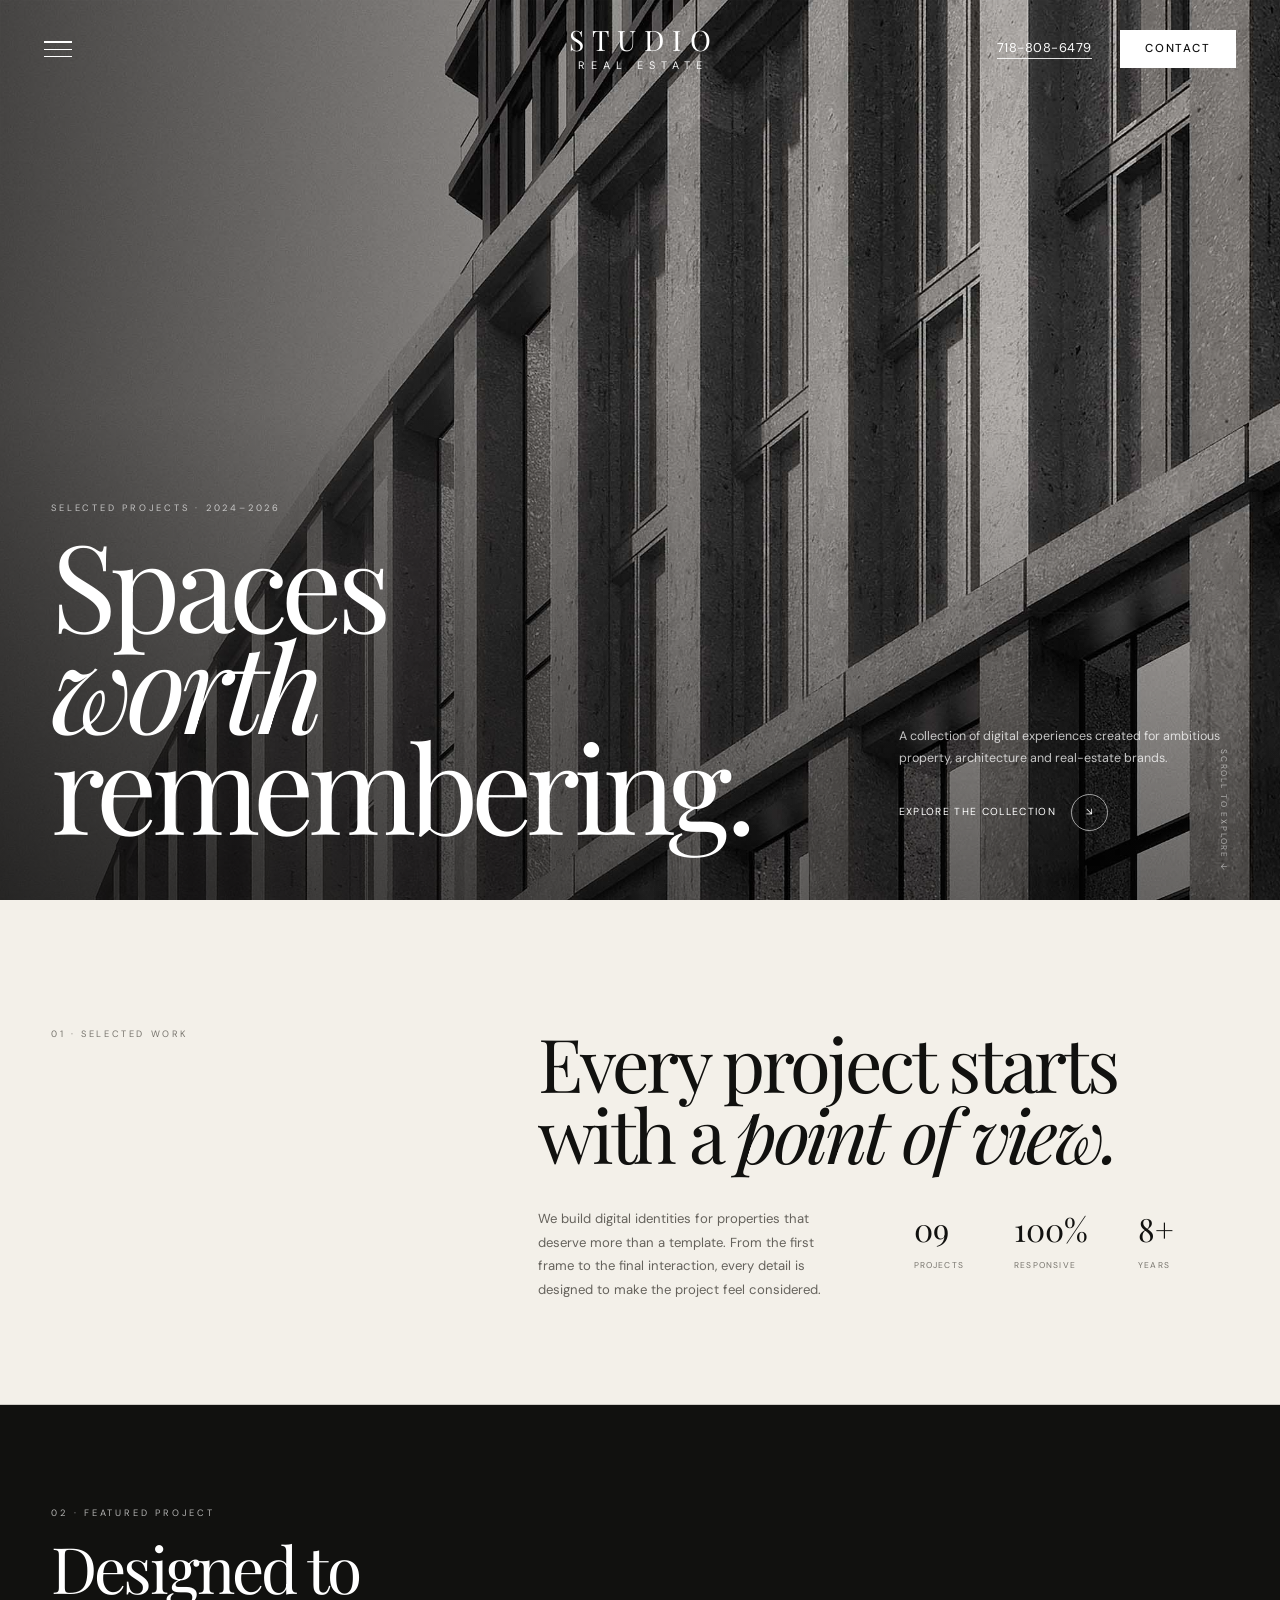
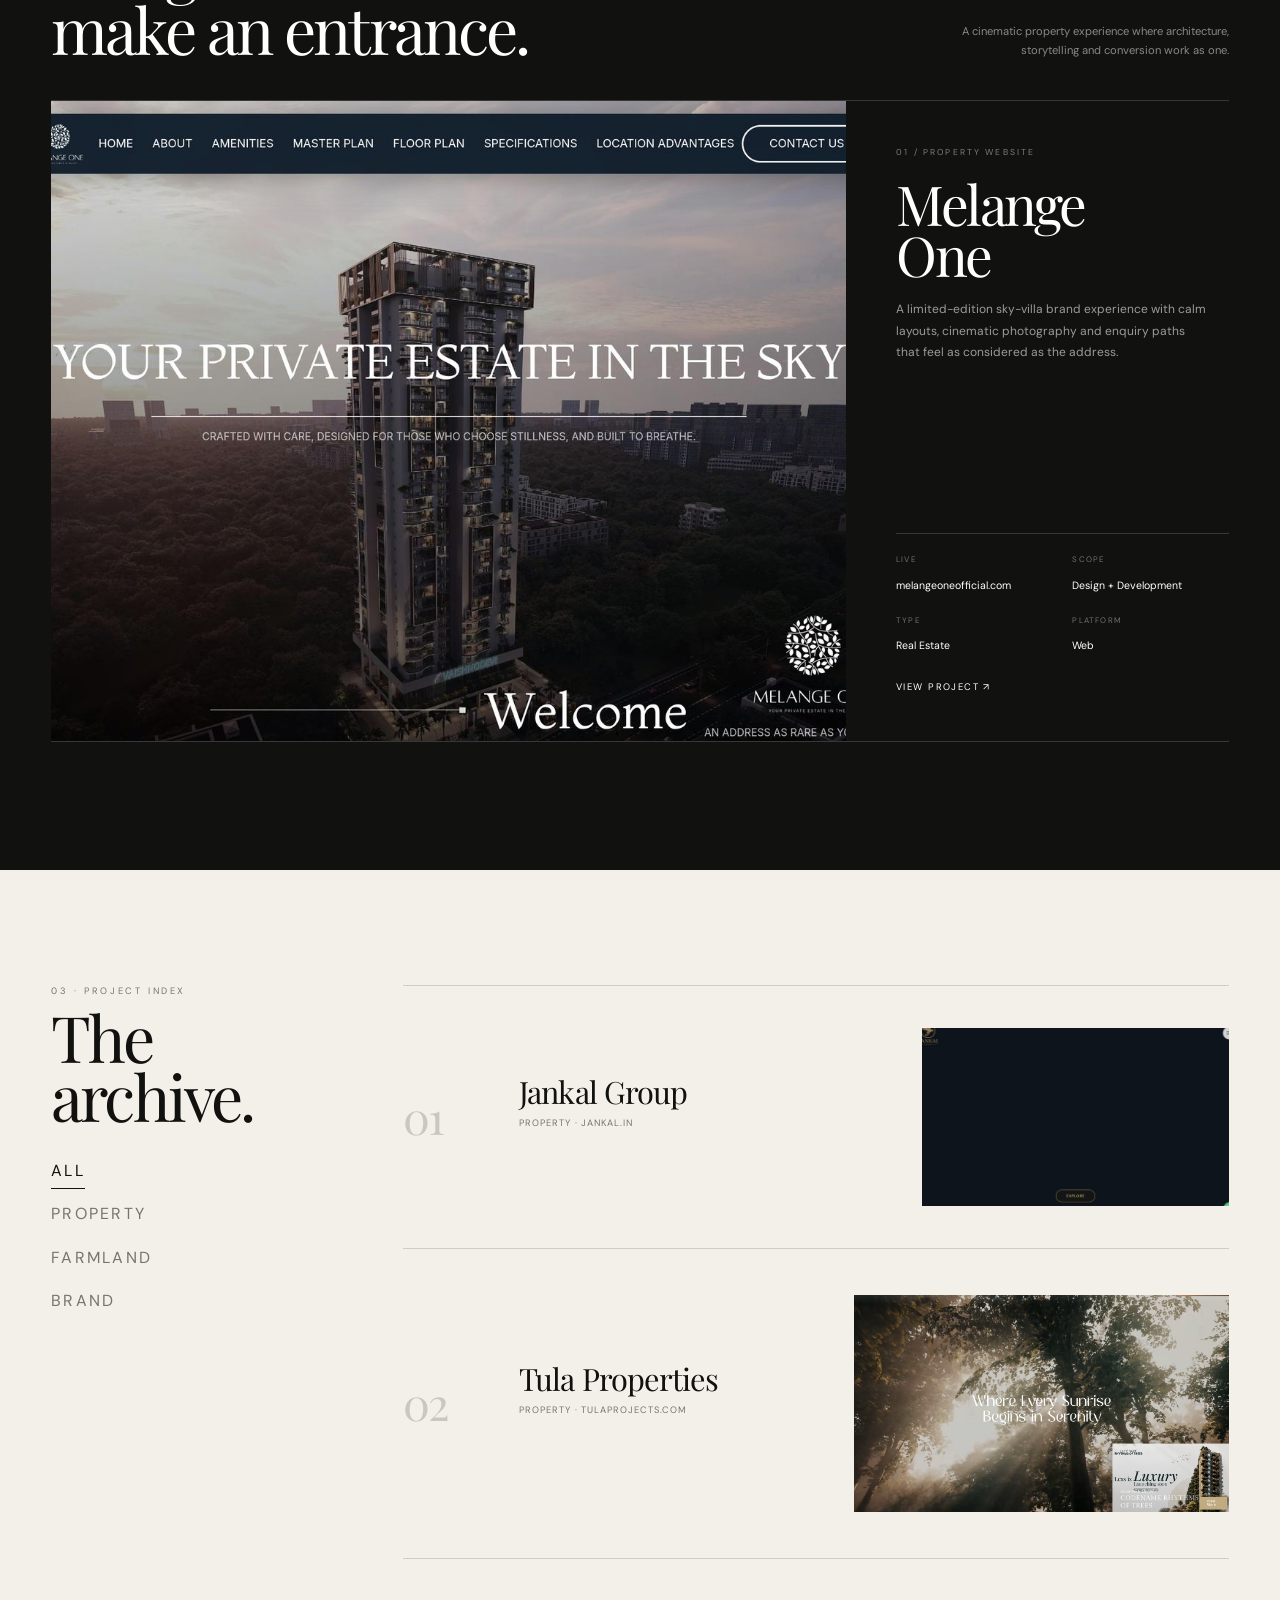
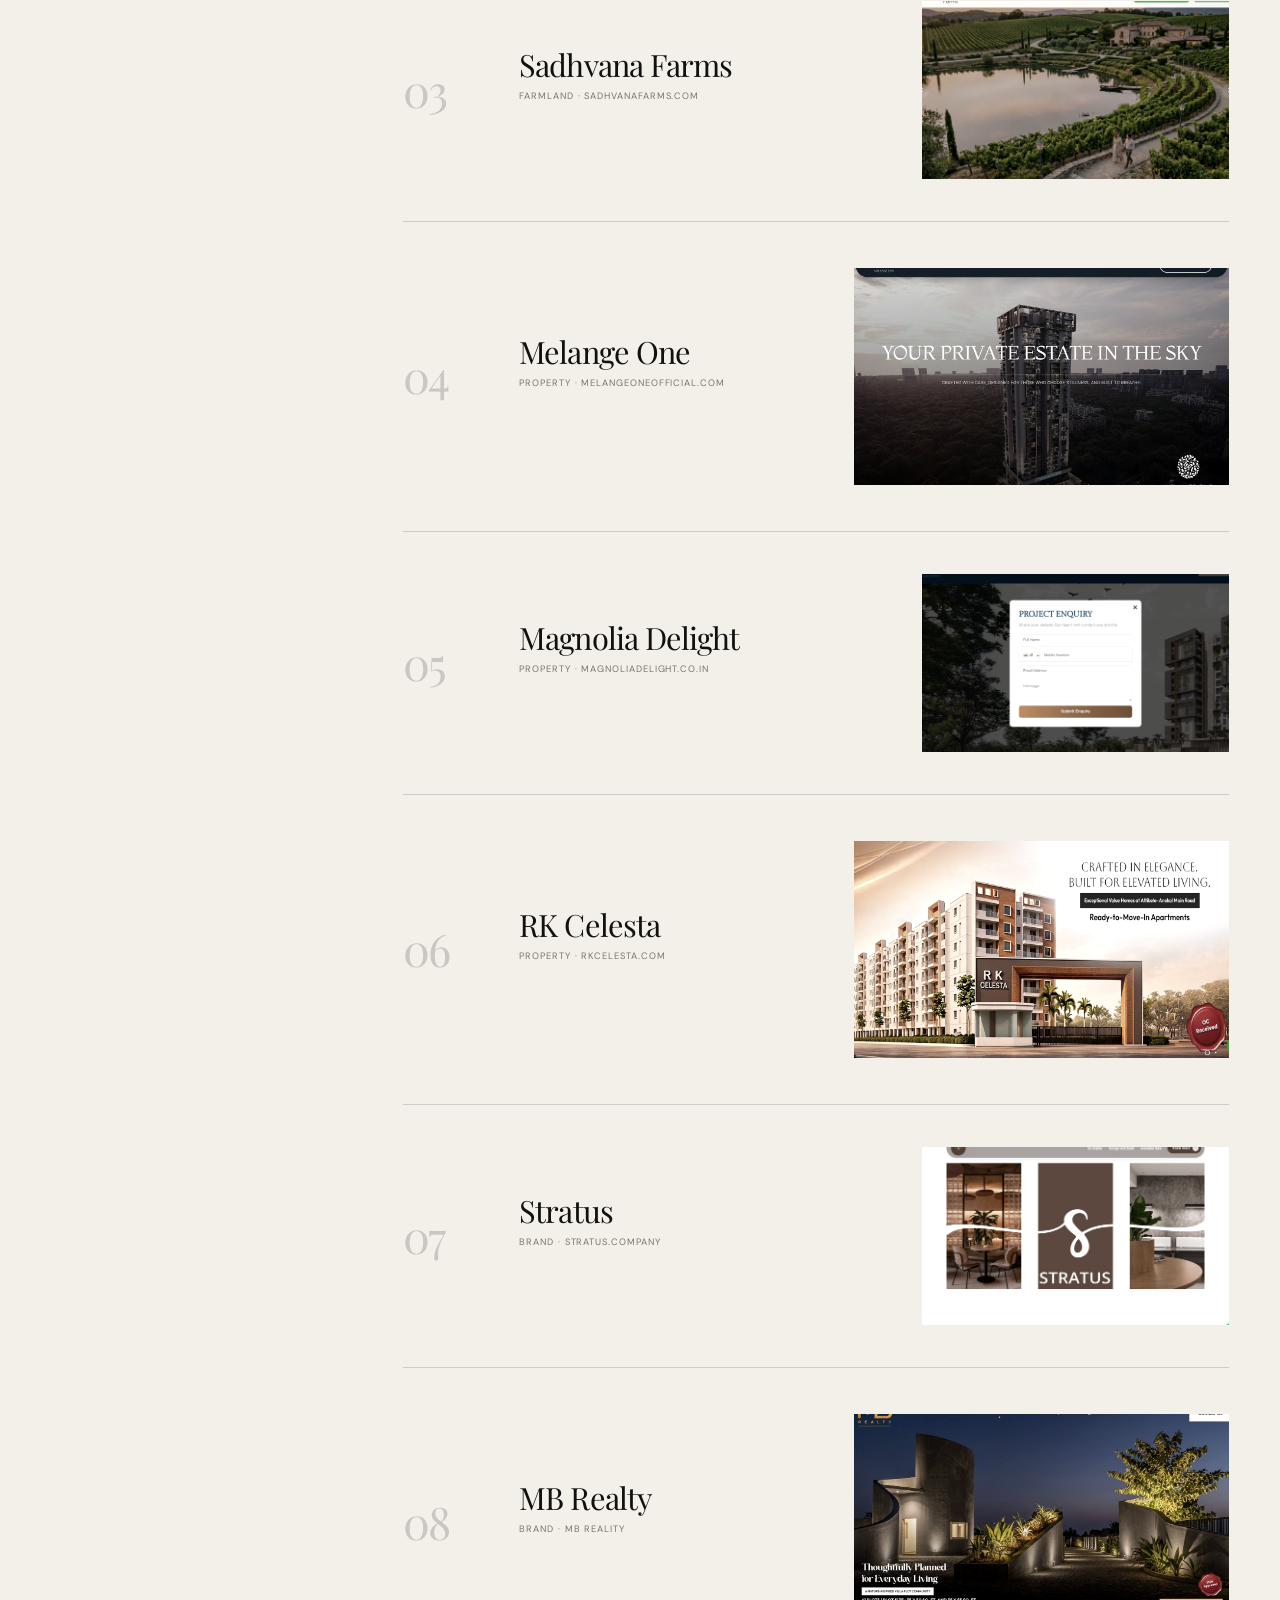
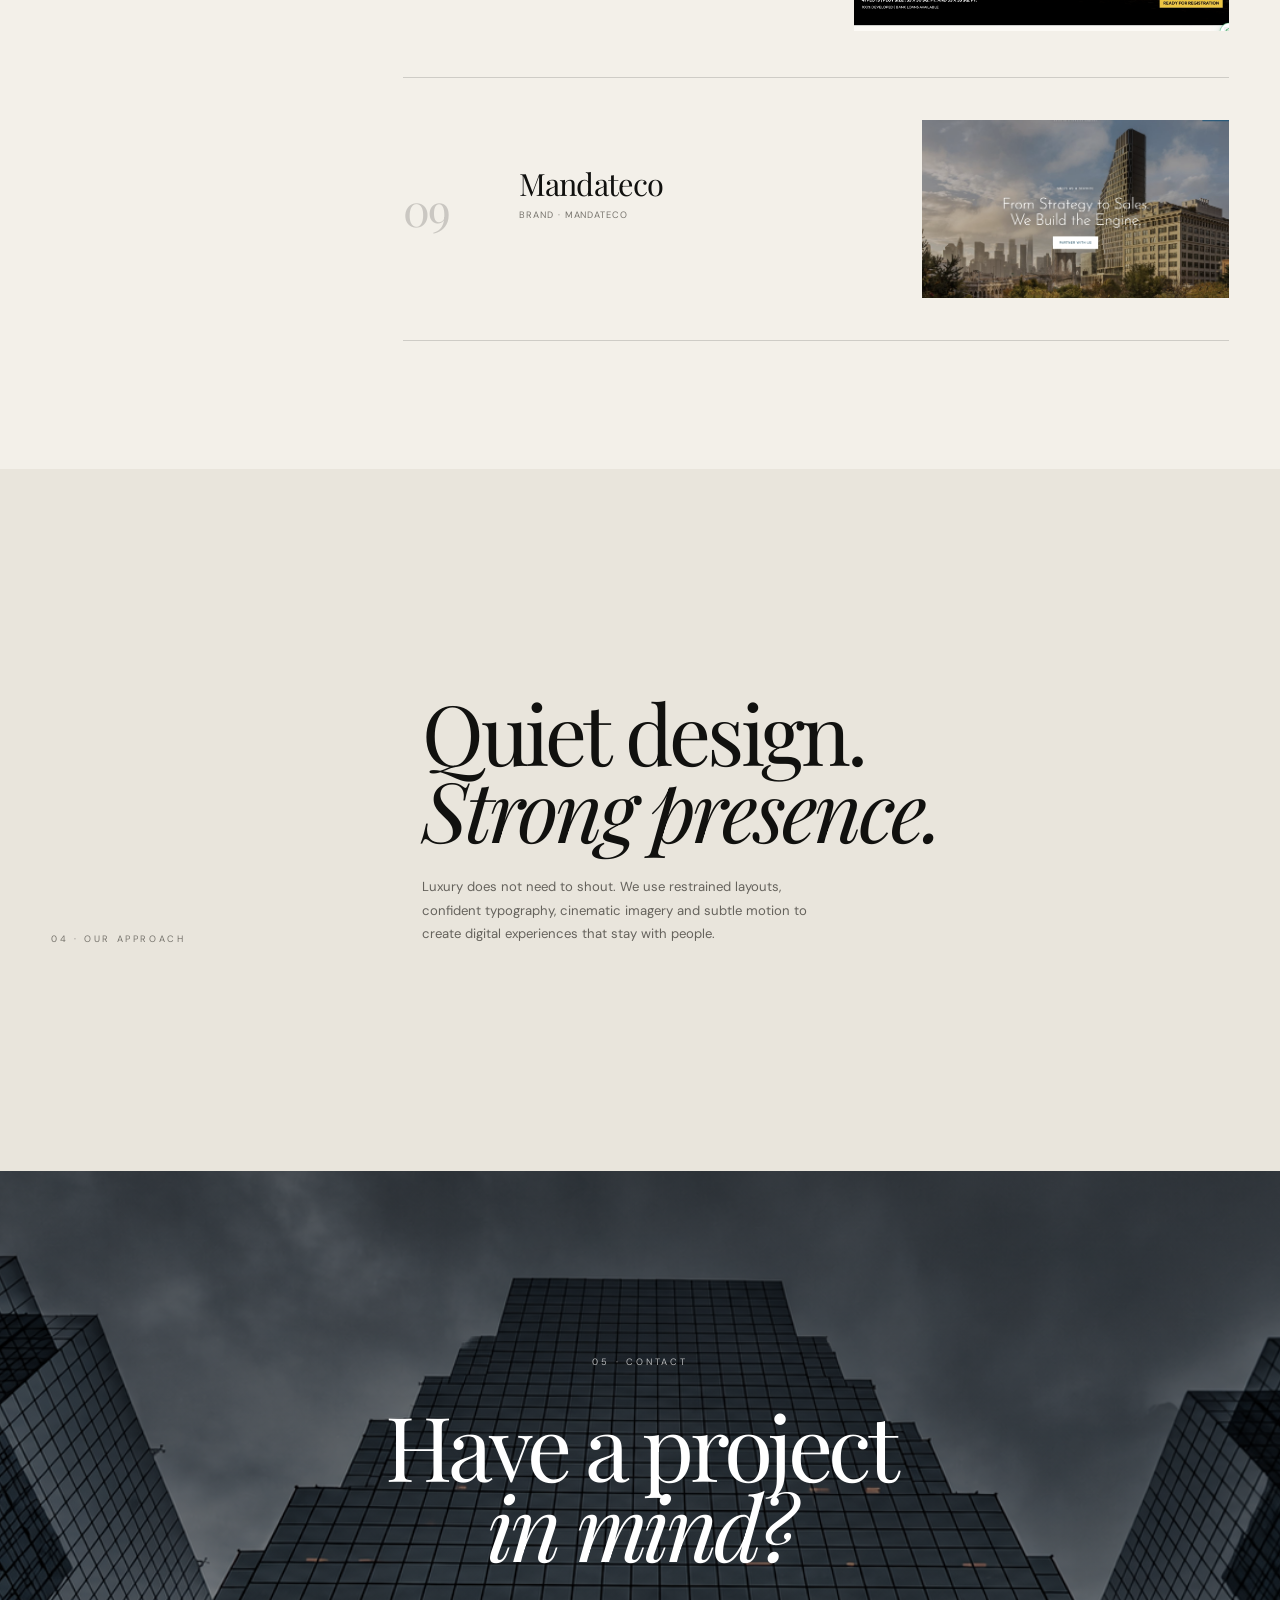
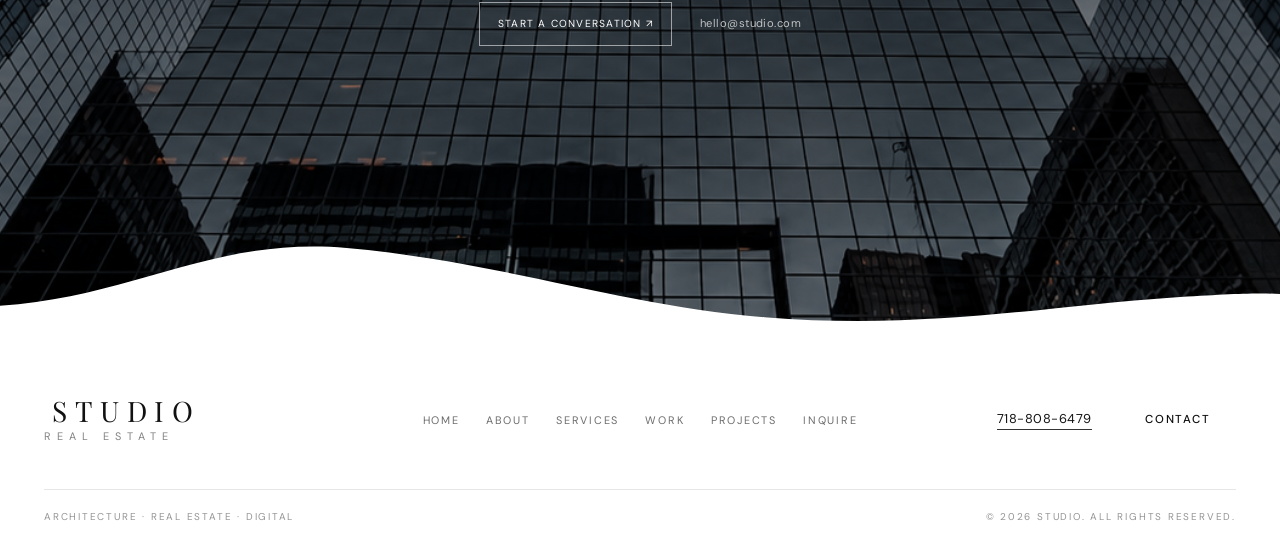
<file: project.html>
<!DOCTYPE html>
<html lang="en">
<head>
  <meta charset="UTF-8" />
  <meta name="viewport" content="width=device-width, initial-scale=1.0" />
  <meta name="description" content="Selected projects from Studio Real Estate." />
  <title>Projects | Studio Real Estate</title>
  <link rel="stylesheet" href="css/style.css" />

  <link rel="preconnect" href="https://fonts.googleapis.com">
  <link rel="preconnect" href="https://fonts.gstatic.com" crossorigin>
  <link href="https://fonts.googleapis.com/css2?family=DM+Sans:wght@400;500;600&family=Playfair+Display:ital,wght@0,400;0,500;1,400&display=swap" rel="stylesheet">

  <style>
    :root{
      --paper:#f3f0e9;
      --paper-2:#e9e5dc;
      --ink:#11110f;
      --muted:#77746d;
      --line:rgba(17,17,15,.16);
      --white:#f7f6f1;
      --black:#11110f;
      --serif:"Playfair Display", Georgia, serif;
      --sans:"DM Sans", Arial, sans-serif;
      --ease:cubic-bezier(.22,1,.36,1);
    }

    .page-project{
      background:var(--paper);
      overflow-x:hidden;
    }
    .page-project main{
      color:var(--ink);
      font-family:var(--sans);
    }
    .page-project main button{font:inherit;cursor:pointer}

    .page-project .site-header{
      position:absolute;
      z-index:100;
      color:#ffffff;
    }

    /* HERO */
    .hero{
      min-height:100svh;
      position:relative;
      color:#fff;
      display:flex;
      align-items:flex-end;
      overflow:hidden;
      background:#161614;
    }
    .hero-image{
      position:absolute;inset:0;
      background:
        linear-gradient(90deg,rgba(0,0,0,.68) 0%,rgba(0,0,0,.25) 55%,rgba(0,0,0,.12)),
        linear-gradient(0deg,rgba(0,0,0,.45),transparent 55%),
        url("hero_image/olympia-design-hero.jpg")
        center/cover;
      transform:scale(1.04);
      animation:heroZoom 12s var(--ease) forwards;
    }
    @keyframes heroZoom{to{transform:scale(1)}}
    .hero-grid{
      position:absolute;inset:0;
      background-image:linear-gradient(rgba(255,255,255,.055) 1px,transparent 1px),
                       linear-gradient(90deg,rgba(255,255,255,.055) 1px,transparent 1px);
      background-size:12.5vw 12.5vw;
      mask-image:linear-gradient(to bottom,rgba(0,0,0,.8),transparent 75%);
      opacity:.28;
    }
    .hero-content{
      position:relative;
      z-index:2;
      width:100%;
      padding:0 4vw 5vw;
      display:grid;
      grid-template-columns:1.3fr .7fr;
      gap:40px;
      align-items:end;
    }
    .eyebrow{
      font-size:.58rem;
      letter-spacing:.3em;
      text-transform:uppercase;
      opacity:.68;
      margin-bottom:18px;
    }
    .hero h1{
      font-family:var(--serif);
      font-size:clamp(4.2rem,9.5vw,10rem);
      font-weight:400;
      line-height:.83;
      letter-spacing:-.055em;
      max-width:1000px;
    }
    .hero h1 em{font-weight:400}
    .hero-side{
      justify-self:end;
      max-width:330px;
      padding-bottom:5px;
    }
    .hero-side p{
      font-size:.78rem;
      line-height:1.75;
      color:rgba(255,255,255,.75);
      margin-bottom:24px;
    }
    .hero-link{
      display:inline-flex;
      align-items:center;
      gap:15px;
      font-size:.64rem;
      text-transform:uppercase;
      letter-spacing:.13em;
    }
    .circle-arrow{
      width:37px;height:37px;border:1px solid rgba(255,255,255,.6);
      border-radius:50%;
      display:grid;place-items:center;
      transition:.45s var(--ease);
    }
    .hero-link:hover .circle-arrow{background:#fff;color:#111;transform:rotate(45deg)}

    .scroll-mark{
      position:absolute;
      bottom:28px;right:4vw;
      z-index:3;
      writing-mode:vertical-rl;
      font-size:.52rem;
      letter-spacing:.22em;
      text-transform:uppercase;
      opacity:.55;
    }

    /* INTRO */
    .intro{
      padding:10vw 4vw 8vw;
      display:grid;
      grid-template-columns:.7fr 1.3fr;
      gap:9vw;
      border-bottom:1px solid var(--line);
    }
    .section-no{
      font-size:.58rem;
      letter-spacing:.28em;
      text-transform:uppercase;
      color:var(--muted);
    }
    .intro-copy h2{
      font-family:var(--serif);
      font-weight:400;
      font-size:clamp(2.8rem,5.8vw,6.2rem);
      line-height:.95;
      letter-spacing:-.045em;
      max-width:850px;
      margin-bottom:38px;
    }
    .intro-copy h2 em{font-style:italic}
    .intro-bottom{
      display:grid;
      grid-template-columns:1fr 1fr;
      gap:60px;
      max-width:900px;
    }
    .intro-bottom p{
      color:#65625c;
      font-size:.82rem;
      line-height:1.8;
    }
    .stats{
      display:flex;
      gap:50px;
    }
    .stat strong{
      display:block;
      font-family:var(--serif);
      font-size:2rem;
      font-weight:400;
    }
    .stat span{
      font-size:.53rem;
      text-transform:uppercase;
      letter-spacing:.14em;
      color:var(--muted);
    }

    /* FEATURED */
    .featured{
      padding:8vw 4vw 10vw;
      background:var(--black);
      color:#fff;
    }
    .featured-head{
      display:flex;
      justify-content:space-between;
      align-items:end;
      margin-bottom:40px;
      gap:30px;
    }
    .featured-head h2{
      font-family:var(--serif);
      font-size:clamp(2.5rem,5vw,5.5rem);
      font-weight:400;
      line-height:.95;
      letter-spacing:-.045em;
    }
    .featured-head p{
      max-width:270px;
      color:rgba(255,255,255,.5);
      font-size:.7rem;
      line-height:1.7;
      text-align:right;
    }
    .featured-project{
      display:grid;
      grid-template-columns:1.35fr .65fr;
      min-height:640px;
      border-top:1px solid rgba(255,255,255,.16);
      border-bottom:1px solid rgba(255,255,255,.16);
    }
    .featured-photo{
      min-height:640px;
      overflow:hidden;
      position:relative;
    }
    .featured-photo img{width:100%;height:100%;object-fit:cover;object-position:top center;transition:1.2s var(--ease)}
    .featured-project:hover .featured-photo img{transform:scale(1.035)}
    .featured-info{
      padding:45px 0 45px 50px;
      display:flex;
      flex-direction:column;
      justify-content:space-between;
    }
    .project-tag{
      font-size:.54rem;
      text-transform:uppercase;
      letter-spacing:.25em;
      color:rgba(255,255,255,.45);
    }
    .featured-info h3{
      font-family:var(--serif);
      font-size:clamp(2.4rem,4.3vw,5rem);
      font-weight:400;
      line-height:.92;
      letter-spacing:-.045em;
      margin:20px 0;
    }
    .featured-info p{
      color:rgba(255,255,255,.58);
      font-size:.75rem;
      line-height:1.8;
      max-width:310px;
    }
    .meta{
      display:grid;
      grid-template-columns:1fr 1fr;
      border-top:1px solid rgba(255,255,255,.16);
      padding-top:20px;
      gap:20px;
    }
    .meta div span{display:block;color:rgba(255,255,255,.4);font-size:.5rem;text-transform:uppercase;letter-spacing:.15em;margin-bottom:7px}
    .meta div strong{font-size:.66rem;font-weight:400}
    .view-btn{
      margin-top:25px;
      display:inline-flex;
      align-items:center;
      gap:14px;
      font-size:.59rem;
      text-transform:uppercase;
      letter-spacing:.15em;
    }

    /* WORK / ARCHIVE — editorial index */
    .work{
      padding:9vw 4vw 10vw;
      background:var(--paper);
    }
    .work-shell{
      display:grid;
      grid-template-columns:minmax(12rem,18rem) minmax(0,1fr);
      gap:clamp(2rem,5vw,4.5rem);
      align-items:start;
    }
    .work-head{
      position:sticky;
      top:2rem;
      display:flex;
      flex-direction:column;
      gap:1.75rem;
    }
    .work-head h2{
      font-family:var(--serif);
      font-size:clamp(2.8rem,5vw,4.6rem);
      font-weight:400;
      line-height:.92;
      letter-spacing:-.045em;
      margin-top:10px;
    }
    .filters{
      display:flex;
      flex-direction:column;
      align-items:flex-start;
      gap:8px;
    }
    .filter{
      border:0;
      border-bottom:1px solid transparent;
      background:transparent;
      padding:6px 0;
      font-size:.58rem;
      letter-spacing:.14em;
      text-transform:uppercase;
      color:var(--muted);
      transition:.35s var(--ease);
    }
    .filter:hover,
    .filter.active{
      color:var(--ink);
      border-bottom-color:var(--ink);
      background:transparent;
    }

    .project-grid{
      display:flex;
      flex-direction:column;
      border-top:1px solid var(--line);
    }
    .project{
      display:grid;
      grid-template-columns:5.5rem minmax(0,1.1fr) minmax(0,.9fr);
      gap:1.25rem 1.75rem;
      align-items:center;
      padding:1.6rem 0;
      border-bottom:1px solid var(--line);
      color:inherit;
    }
    .project.is-hidden{display:none}
    .project:nth-child(even){
      grid-template-columns:5.5rem minmax(0,.9fr) minmax(0,1.1fr);
    }
    .project:nth-child(even) .project-media{order:3}
    .project:nth-child(even) .project-info{order:2}

    .project-number{
      font-family:var(--serif);
      font-size:clamp(2rem,3.5vw,3.2rem);
      font-weight:400;
      letter-spacing:-.04em;
      line-height:1;
      color:rgba(17,17,15,.18);
      transition:color .4s var(--ease), transform .4s var(--ease);
    }
    .project:hover .project-number{
      color:var(--ink);
      transform:translateY(-2px);
    }

    .project-media{
      position:relative;
      aspect-ratio:16/11;
      overflow:hidden;
      background:#1a1a18;
      clip-path:inset(8% 0 8% 0);
      transition:clip-path .7s var(--ease);
    }
    .project:hover .project-media{
      clip-path:inset(0 0 0 0);
    }
    .project-media img{
      width:100%;height:100%;
      object-fit:cover;
      object-position:top center;
      transition:transform 1s var(--ease), filter .7s var(--ease);
      filter:grayscale(.35) contrast(1.05);
    }
    .project:hover .project-media img{
      transform:scale(1.06);
      filter:grayscale(0) contrast(1);
    }
    .project-overlay,
    .project-arrow{display:none}

    .project-info{
      display:flex;
      flex-direction:column;
      gap:.55rem;
      min-width:0;
    }
    .project-title{
      font-family:var(--serif);
      font-size:clamp(1.45rem,2.4vw,2.15rem);
      letter-spacing:-.03em;
      line-height:1.05;
      transition:transform .4s var(--ease);
    }
    .project:hover .project-title{transform:translateX(4px)}
    .project-type{
      font-size:.58rem;
      letter-spacing:.1em;
      text-transform:uppercase;
      color:var(--muted);
    }
    .project-go{
      margin-top:.35rem;
      font-size:.58rem;
      letter-spacing:.14em;
      text-transform:uppercase;
      opacity:0;
      transform:translateY(6px);
      transition:.4s var(--ease);
    }
    .project:hover .project-go{
      opacity:1;
      transform:none;
    }

    /* MANIFESTO */
    .manifesto{
      min-height:78vh;
      padding:12vw 4vw;
      background:var(--paper-2);
      display:flex;
      align-items:center;
    }
    .manifesto-inner{
      width:100%;
      display:grid;
      grid-template-columns:.5fr 1.5fr;
      gap:8vw;
      align-items:end;
    }
    .manifesto h2{
      font-family:var(--serif);
      font-weight:400;
      font-size:clamp(3rem,6.5vw,7rem);
      line-height:.92;
      letter-spacing:-.045em;
      margin-bottom:28px;
    }
    .manifesto h2 em{font-style:italic}
    .manifesto-note{
      max-width:420px;
      font-size:.82rem;
      line-height:1.8;
      color:#65625c;
    }

    /* CTA */
    .cta{
      position:relative;
      min-height:100vh;
      color:#fff;
      display:flex;
      align-items:center;
      overflow:hidden;
      background:#161614;
      padding-bottom:calc(clamp(4.75rem, 11vw, 8.25rem) + clamp(5rem, 12vh, 8.5rem));
      box-sizing:border-box;
    }
    .cta-bg{
      position:absolute;inset:0;
      background:
        linear-gradient(180deg,rgba(0,0,0,.55),rgba(0,0,0,.35)),
        url("hero_image/start-skyline-a.png") center/cover;
      transform:scale(1.03);
    }
    .cta-content{
      position:relative;
      z-index:2;
      padding:0 4vw;
      max-width:900px;
      width:100%;
      margin:0 auto;
      text-align:center;
      display:flex;
      flex-direction:column;
      align-items:center;
    }
    .cta h2{
      font-family:var(--serif);
      font-weight:400;
      font-size:clamp(3.2rem,7vw,7.5rem);
      line-height:.9;
      letter-spacing:-.05em;
      margin:18px 0 36px;
    }
    .cta h2 em{font-style:italic}
    .cta-bottom{
      display:flex;
      align-items:center;
      justify-content:center;
      flex-wrap:wrap;
      gap:28px;
    }
    .cta-btn{
      border:1px solid rgba(255,255,255,.55);
      padding:14px 18px;
      font-size:.64rem;
      letter-spacing:.12em;
      text-transform:uppercase;
      transition:.4s var(--ease);
    }
    .cta-btn:hover{background:#fff;color:#111}
    .cta-bottom span{
      font-size:.7rem;
      letter-spacing:.04em;
      opacity:.7;
    }

    @media (max-width:950px){
      .hero-content{grid-template-columns:1fr;gap:28px}
      .hero-side{justify-self:start;max-width:100%}
      .intro{grid-template-columns:1fr;gap:28px}
      .intro-bottom{grid-template-columns:1fr;gap:30px}
      .featured-head{flex-direction:column;align-items:start}
      .featured-head p{text-align:left}
      .featured-project{grid-template-columns:1fr}
      .featured-photo{min-height:420px}
      .featured-info{padding:30px 0 10px}
      .work-shell{grid-template-columns:1fr;gap:2.5rem}
      .work-head{position:static}
      .filters{flex-direction:row;flex-wrap:wrap;gap:14px 18px}
      .project{
        grid-template-columns:4rem 1fr;
        gap:1rem 1.1rem;
      }
      .project:nth-child(even){
        grid-template-columns:4rem 1fr;
      }
      .project-media,
      .project:nth-child(even) .project-media{
        order:3;
        grid-column:1 / -1;
        aspect-ratio:16/10;
        clip-path:none;
      }
      .project-info,
      .project:nth-child(even) .project-info{order:2}
      .manifesto-inner{grid-template-columns:1fr;gap:28px}
    }

    @media (max-width:650px){
      .hero h1{font-size:clamp(3.2rem,16vw,4.8rem)}
      .project{grid-template-columns:3.2rem 1fr;padding:1.25rem 0}
      .project-go{opacity:1;transform:none}
      .manifesto{padding:20vw 5vw;min-height:65vh}
      .manifesto-inner{grid-template-columns:1fr;gap:50px}
      .manifesto-note{align-self:start}
      .cta{min-height:90vh}
      .cta-content{padding:0 5vw}
      .cta-bottom{display:flex;flex-direction:column;gap:15px}
      .cta-bottom span{display:block;margin-top:0}
    }
  </style>
</head>

<body class="page-project">

  <header class="site-header">
    <button
      class="menu-toggle"
      type="button"
      aria-label="Open menu"
      aria-expanded="false"
      aria-controls="site-menu"
    >
      <span></span>
      <span></span>
      <span></span>
    </button>

    <a class="brand" href="index.html#hero" aria-label="Studio home">
      <span class="brand__name">Studio</span>
      <span class="brand__place">Real Estate</span>
    </a>

    <div class="header-actions">
      <a class="header-phone" href="tel:7188086479">718-808-6479</a>
        <a class="btn-inquire" href="start-project.html">Contact</a>
    </div>
  </header>

  <nav class="site-menu" id="site-menu" aria-hidden="true">
    <div class="site-menu__inner">
      <ul class="site-menu__links">
        <li><a href="index.html#hero">Home</a></li>
        <li><a href="index.html#statement">Work</a></li>
        <li><a href="service.html">Services</a></li>
        <li><a href="project.html">Projects</a></li>
        <li><a href="about.html">About</a></li>
        <li><a href="start-project.html">Contact</a></li>
      </ul>
    </div>
  </nav>

  <main>

    <section class="hero">
      <div class="hero-image"></div>
      <div class="hero-grid"></div>

      <div class="hero-content">
        <div>
          <div class="eyebrow">Selected Projects · 2024–2026</div>
          <h1>Spaces<br><em>worth</em><br>remembering.</h1>
        </div>

        <div class="hero-side">
          <p>
            A collection of digital experiences created for ambitious
            property, architecture and real-estate brands.
          </p>
          <a class="hero-link" href="#projects">
            Explore the collection
            <span class="circle-arrow">↘</span>
          </a>
        </div>
      </div>

      <div class="scroll-mark">Scroll to explore ↓</div>
    </section>

    <section class="intro">
      <div class="section-no">01 · Selected Work</div>

      <div class="intro-copy">
        <h2>
          Every project starts with a
          <em>point of view.</em>
        </h2>

        <div class="intro-bottom">
          <p>
            We build digital identities for properties that deserve more than
            a template. From the first frame to the final interaction, every
            detail is designed to make the project feel considered.
          </p>

          <div class="stats">
            <div class="stat">
              <strong>09</strong>
              <span>Projects</span>
            </div>
            <div class="stat">
              <strong>100%</strong>
              <span>Responsive</span>
            </div>
            <div class="stat">
              <strong>8+</strong>
              <span>Years</span>
            </div>
          </div>
        </div>
      </div>
    </section>

    <section class="featured">
      <div class="featured-head">
        <div>
          <div class="eyebrow">02 · Featured Project</div>
          <h2>Designed to<br>make an entrance.</h2>
        </div>
        <p>
          A cinematic property experience where architecture,
          storytelling and conversion work as one.
        </p>
      </div>

      <a class="featured-project" href="https://melangeoneofficial.com/" target="_blank" rel="noopener noreferrer">
        <div class="featured-photo">
          <img src="images/projects/melange.jpg" alt="Melange One website">
        </div>

        <div class="featured-info">
          <div>
            <div class="project-tag">01 / Property Website</div>
            <h3>Melange<br>One</h3>
            <p>
              A limited-edition sky-villa brand experience with calm layouts,
              cinematic photography and enquiry paths that feel as considered
              as the address.
            </p>
          </div>

          <div>
            <div class="meta">
              <div><span>Live</span><strong>melangeoneofficial.com</strong></div>
              <div><span>Scope</span><strong>Design + Development</strong></div>
              <div><span>Type</span><strong>Real Estate</strong></div>
              <div><span>Platform</span><strong>Web</strong></div>
            </div>
            <span class="view-btn">View project ↗</span>
          </div>
        </div>
      </a>
    </section>

    <section class="work" id="projects">
      <div class="work-shell">
        <div class="work-head">
          <div>
            <div class="section-no">03 · Project Index</div>
            <h2>The archive.</h2>
          </div>

          <div class="filters">
            <button class="filter active" data-filter="all">All</button>
            <button class="filter" data-filter="property">Property</button>
            <button class="filter" data-filter="farmland">Farmland</button>
            <button class="filter" data-filter="brand">Brand</button>
          </div>
        </div>

        <div class="project-grid">

          <a class="project" data-category="property" href="https://jankal.in/" target="_blank" rel="noopener noreferrer">
            <span class="project-number">01</span>
            <div class="project-info">
              <div class="project-title">Jankal Group</div>
              <div class="project-type">Property · jankal.in</div>
              <span class="project-go">Open site ↗</span>
            </div>
            <div class="project-media">
              <img src="images/projects/jankal.jpg" alt="Jankal Group">
            </div>
          </a>

          <a class="project" data-category="property" href="https://tulaprojects.com/" target="_blank" rel="noopener noreferrer">
            <span class="project-number">02</span>
            <div class="project-info">
              <div class="project-title">Tula Properties</div>
              <div class="project-type">Property · tulaprojects.com</div>
              <span class="project-go">Open site ↗</span>
            </div>
            <div class="project-media">
              <img src="images/projects/tula.jpg" alt="Tula Properties">
            </div>
          </a>

          <a class="project" data-category="farmland" href="https://sadhvanafarms.com/" target="_blank" rel="noopener noreferrer">
            <span class="project-number">03</span>
            <div class="project-info">
              <div class="project-title">Sadhvana Farms</div>
              <div class="project-type">Farmland · sadhvanafarms.com</div>
              <span class="project-go">Open site ↗</span>
            </div>
            <div class="project-media">
              <img src="images/projects/sadhvana.jpg" alt="Sadhvana Farms">
            </div>
          </a>

          <a class="project" data-category="property" href="https://melangeoneofficial.com/" target="_blank" rel="noopener noreferrer">
            <span class="project-number">04</span>
            <div class="project-info">
              <div class="project-title">Melange One</div>
              <div class="project-type">Property · melangeoneofficial.com</div>
              <span class="project-go">Open site ↗</span>
            </div>
            <div class="project-media">
              <img src="images/projects/melange.jpg" alt="Melange One">
            </div>
          </a>

          <a class="project" data-category="property" href="https://magnoliadelight.co.in/" target="_blank" rel="noopener noreferrer">
            <span class="project-number">05</span>
            <div class="project-info">
              <div class="project-title">Magnolia Delight</div>
              <div class="project-type">Property · magnoliadelight.co.in</div>
              <span class="project-go">Open site ↗</span>
            </div>
            <div class="project-media">
              <img src="images/projects/magnolia.jpg" alt="Magnolia Delight">
            </div>
          </a>

          <a class="project" data-category="property" href="https://rkcelesta.com/" target="_blank" rel="noopener noreferrer">
            <span class="project-number">06</span>
            <div class="project-info">
              <div class="project-title">RK Celesta</div>
              <div class="project-type">Property · rkcelesta.com</div>
              <span class="project-go">Open site ↗</span>
            </div>
            <div class="project-media">
              <img src="images/projects/rkcelesta.jpg" alt="RK Celesta">
            </div>
          </a>

          <a class="project" data-category="brand" href="https://www.stratus.company/" target="_blank" rel="noopener noreferrer">
            <span class="project-number">07</span>
            <div class="project-info">
              <div class="project-title">Stratus</div>
              <div class="project-type">Brand · stratus.company</div>
              <span class="project-go">Open site ↗</span>
            </div>
            <div class="project-media">
              <img src="images/projects/stratus.jpg" alt="Stratus">
            </div>
          </a>

          <a class="project" data-category="brand" href="https://vivektripathi9.github.io/MB_reality_old/" target="_blank" rel="noopener noreferrer">
            <span class="project-number">08</span>
            <div class="project-info">
              <div class="project-title">MB Realty</div>
              <div class="project-type">Brand · MB Reality</div>
              <span class="project-go">Open site ↗</span>
            </div>
            <div class="project-media">
              <img src="images/projects/mbrealty.jpg" alt="MB Realty">
            </div>
          </a>

          <a class="project" data-category="brand" href="https://vivektripathi9.github.io/Mandateco_new/" target="_blank" rel="noopener noreferrer">
            <span class="project-number">09</span>
            <div class="project-info">
              <div class="project-title">Mandateco</div>
              <div class="project-type">Brand · Mandateco</div>
              <span class="project-go">Open site ↗</span>
            </div>
            <div class="project-media">
              <img src="images/projects/mandateco.jpg" alt="Mandateco">
            </div>
          </a>

        </div>
      </div>
    </section>

    <section class="manifesto">
      <div class="manifesto-inner">
        <div class="section-no">04 · Our Approach</div>
        <div>
          <h2>
            Quiet design.<br>
            <em>Strong presence.</em>
          </h2>
          <p class="manifesto-note">
            Luxury does not need to shout. We use restrained layouts,
            confident typography, cinematic imagery and subtle motion
            to create digital experiences that stay with people.
          </p>
        </div>
      </div>
    </section>

    <section class="cta">
      <div class="cta-bg"></div>
      <div class="cta-content">
        <div class="eyebrow">05 · Contact</div>
        <h2>Have a project<br><em>in mind?</em></h2>
        <div class="cta-bottom">
          <a href="start-project.html" class="cta-btn">Start a conversation ↗</a>
          <span>hello@studio.com</span>
        </div>
      </div>
    </section>

  </main>

  <footer class="site-footer">
    <svg
      class="site-footer__wave"
      viewBox="0 0 1440 160"
      preserveAspectRatio="none"
      aria-hidden="true"
    >
      <path
        d="M0,118 C150,108 240,34 390,48 C560,64 700,118 860,132 C1040,148 1180,118 1320,108 C1380,104 1415,102 1440,104 L1440,160 L0,160 Z"
      />
    </svg>

    <div class="site-footer__body">
      <div class="site-footer__inner">
        <a class="brand site-footer__brand" href="index.html#hero" aria-label="Studio home">
          <span class="brand__name">Studio</span>
          <span class="brand__place">Real Estate</span>
        </a>

                <nav class="site-footer__nav" aria-label="Footer">
          <a href="index.html#hero">Home</a>
          <a href="about.html">About</a>
          <a href="service.html">Services</a>
          <a href="index.html#statement">Work</a>
          <a href="project.html">Projects</a>
          <a href="start-project.html">Inquire</a>
        </nav>

        <div class="site-footer__actions">
          <a class="site-footer__phone" href="tel:7188086479">718-808-6479</a>
          <a class="btn-inquire site-footer__btn" href="start-project.html">Contact</a>
        </div>
      </div>

      <div class="site-footer__bar">
        <p>Architecture · Real Estate · Digital</p>
        <p>© 2026 Studio. All rights reserved.</p>
      </div>
    </div>
  </footer>

  <script src="js/main.js?v=build11"></script>
  <script>
    const filters = document.querySelectorAll('.filter');
    const projects = document.querySelectorAll('.project');

    filters.forEach(filter => {
      filter.addEventListener('click', () => {
        filters.forEach(btn => btn.classList.remove('active'));
        filter.classList.add('active');

        const selected = filter.dataset.filter;

        projects.forEach(project => {
          const match = selected === 'all' || project.dataset.category === selected;
          project.classList.toggle('is-hidden', !match);
        });
      });
    });

    if (window.matchMedia('(min-width: 851px)').matches) {
      const heroImage = document.querySelector('.hero-image');

      window.addEventListener('scroll', () => {
        const y = window.scrollY;
        if (y < window.innerHeight) {
          heroImage.style.transform = `scale(1) translateY(${y * 0.12}px)`;
        }
      }, { passive:true });
    }
  </script>
</body>
</html>
</file>
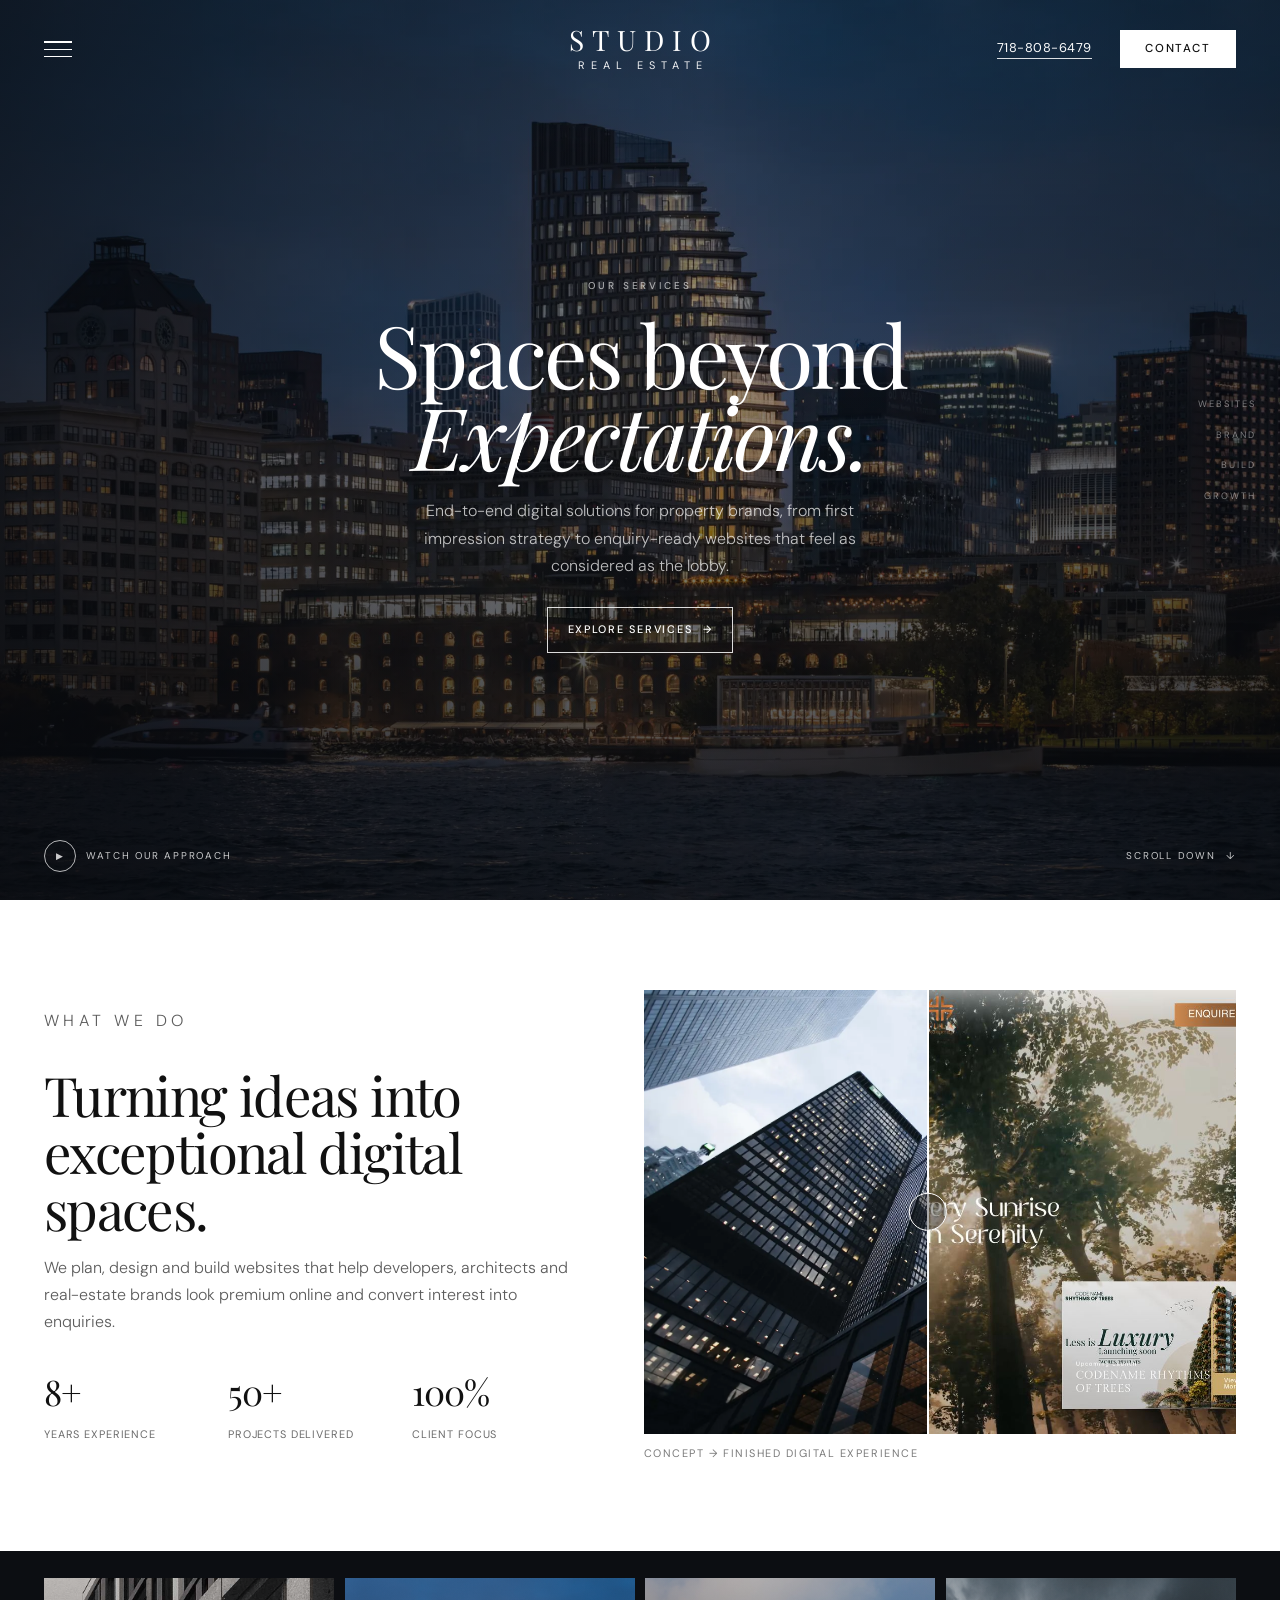
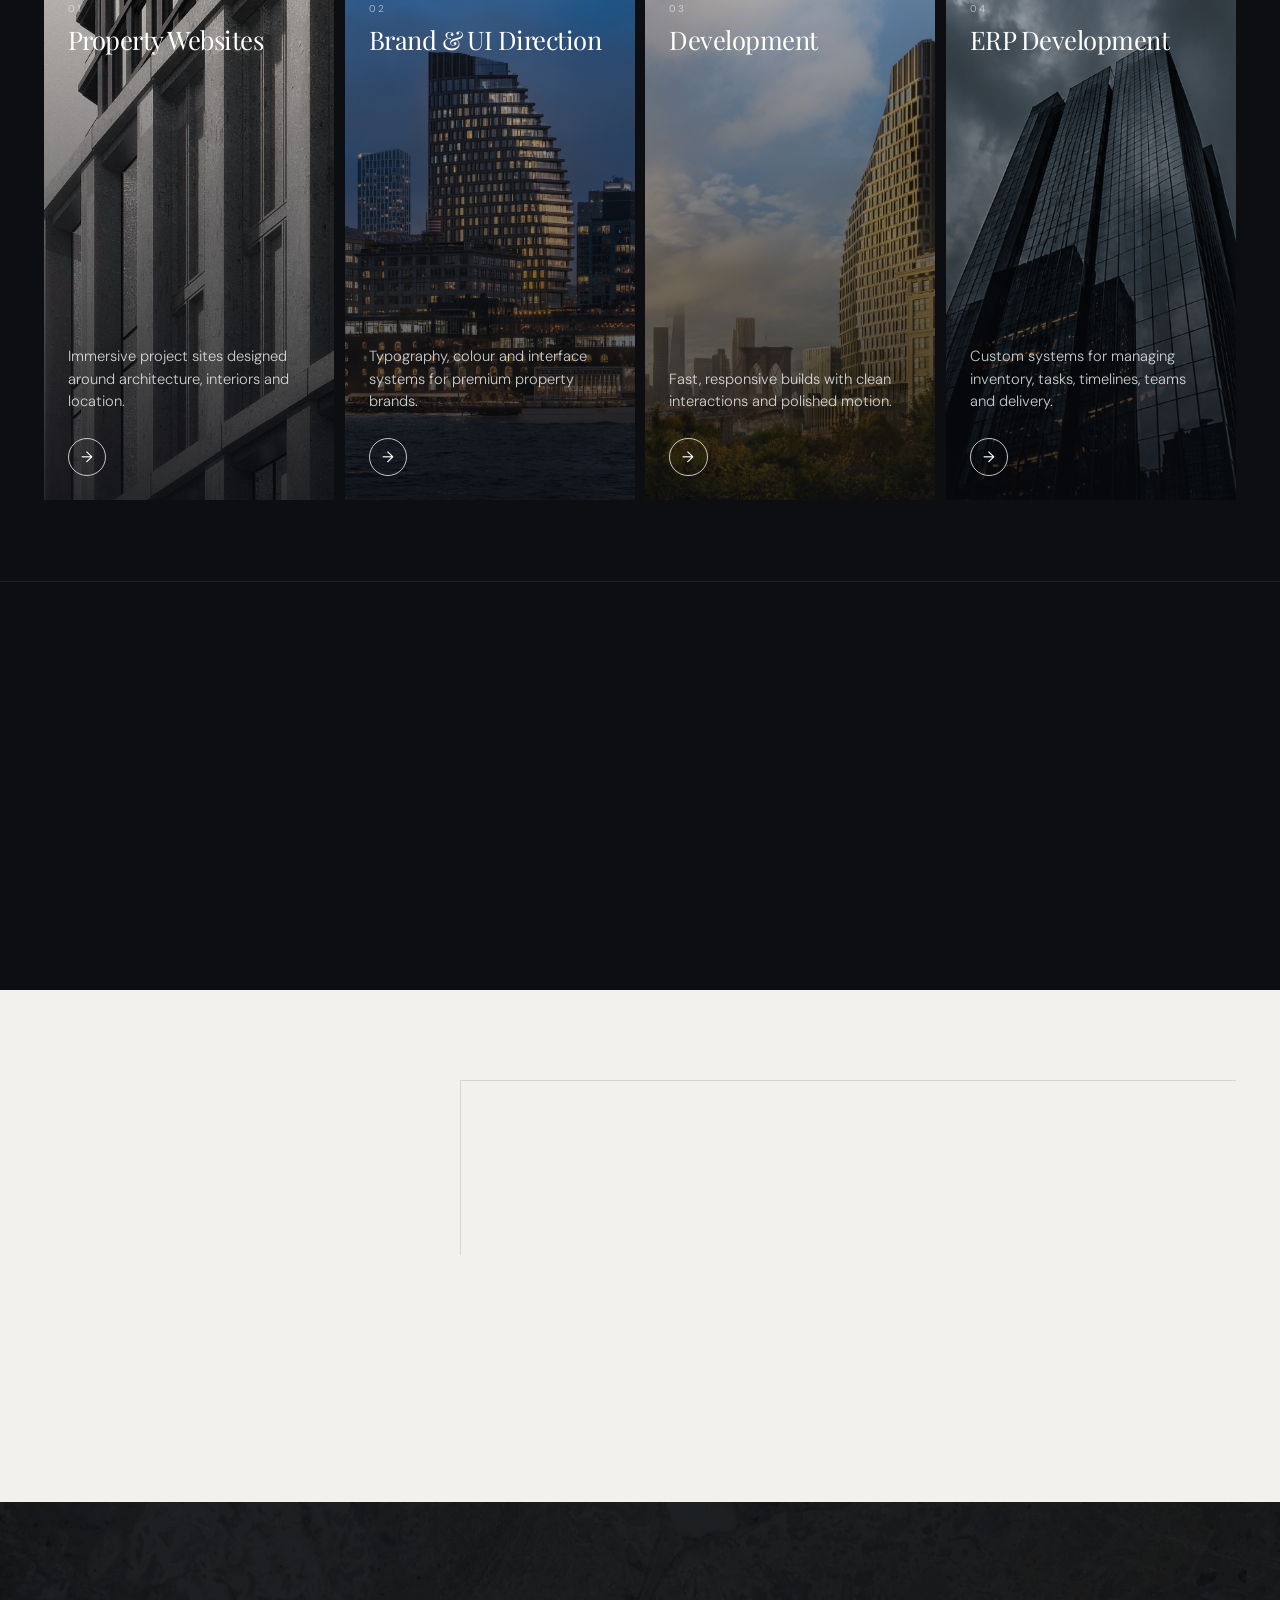
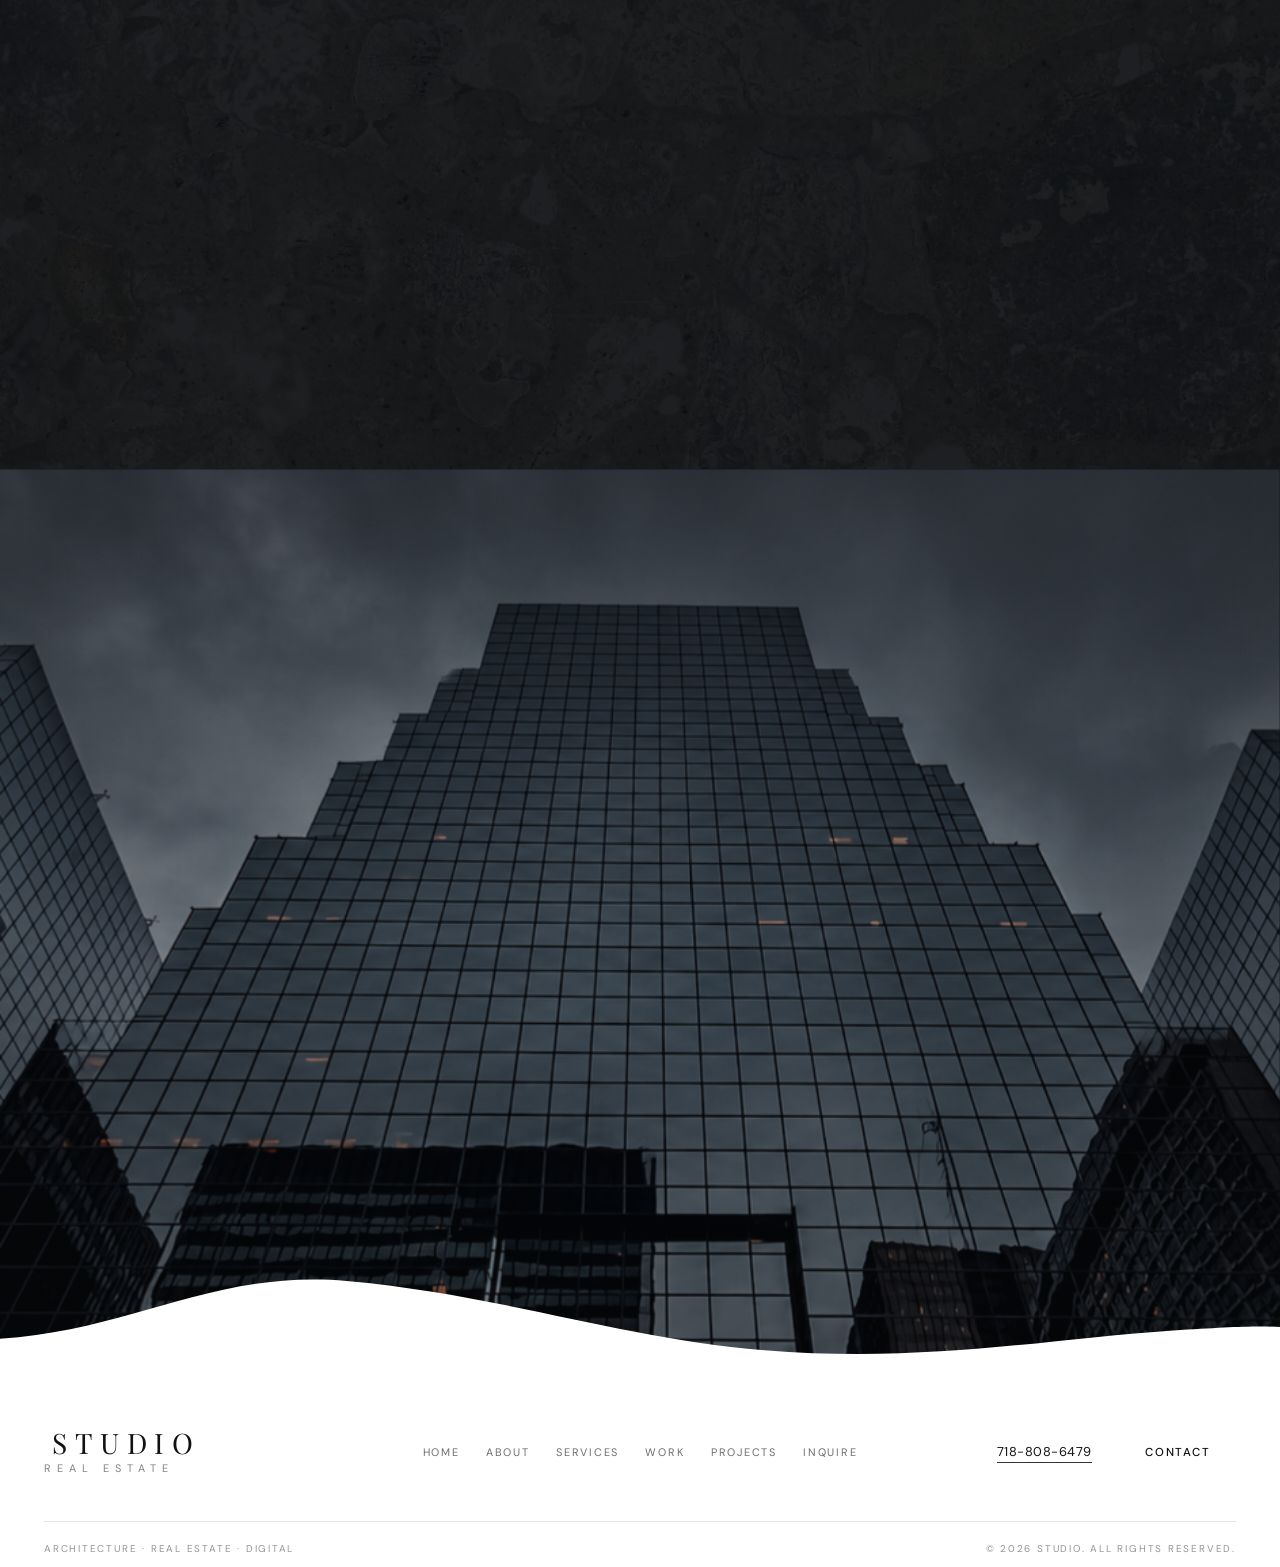
<file: service.html>
<!DOCTYPE html>
<html lang="en">
  <head>
    <meta charset="UTF-8" />
    <meta name="viewport" content="width=device-width, initial-scale=1.0" />
    <title>Services | Studio Real Estate</title>
    <link rel="preconnect" href="https://fonts.googleapis.com" />
    <link rel="preconnect" href="https://fonts.gstatic.com" crossorigin />
    <link href="https://fonts.googleapis.com/css2?family=DM+Sans:wght@400;500;600&family=Playfair+Display:ital,wght@0,400;0,500;1,400&display=swap" rel="stylesheet" />
    <link rel="stylesheet" href="css/style.css" />
    <link rel="stylesheet" href="css/service.css" />
  </head>
  <body class="page-service">
    <header class="site-header" data-hero-animate>
      <button
        class="menu-toggle"
        type="button"
        aria-label="Open menu"
        aria-expanded="false"
        aria-controls="site-menu"
      >
        <span></span>
        <span></span>
        <span></span>
      </button>

      <a class="brand" href="index.html#hero" aria-label="Studio home">
        <span class="brand__name">Studio</span>
        <span class="brand__place">Real Estate</span>
      </a>

      <div class="header-actions">
        <a class="header-phone" href="tel:7188086479">718-808-6479</a>
        <a class="btn-inquire" href="start-project.html">Contact</a>
      </div>
    </header>

    <nav class="site-menu" id="site-menu" aria-hidden="true">
      <div class="site-menu__inner">
        <ul class="site-menu__links">
          <li><a href="index.html#hero">Home</a></li>
          <li><a href="index.html#statement">Work</a></li>
          <li><a href="service.html">Services</a></li>
          <li><a href="project.html">Projects</a></li>
          <li><a href="about.html">About</a></li>
          <li><a href="start-project.html">Contact</a></li>
        </ul>
      </div>
    </nav>

    <main>
      <section class="svc-hero" id="top">
        <div class="svc-hero__media" aria-hidden="true">
          <img src="hero_image/CTA.webp" alt="" />
          <div class="svc-hero__overlay"></div>
        </div>

        <div class="svc-hero__content">
          <p class="svc-hero__eyebrow" data-hero-animate>Our Services</p>
          <h1 class="svc-hero__title">
            <span data-hero-animate>Spaces beyond</span>
            <span class="svc-hero__title-em" data-hero-animate>Expectations.</span>
          </h1>
          <p class="svc-hero__copy" data-hero-animate>
            End-to-end digital solutions for property brands, from first impression
            strategy to enquiry-ready websites that feel as considered as the lobby.
          </p>
          <a class="svc-outline" href="#core" data-hero-animate>
            Explore Services
            <span aria-hidden="true">→</span>
          </a>
        </div>

        <div class="svc-hero__rail svc-hero__rail--right" aria-hidden="true">
          <span>Websites</span>
          <span>Brand</span>
          <span>Build</span>
          <span>Growth</span>
        </div>

        <div class="svc-hero__bottom" data-hero-animate>
          <a class="svc-hero__watch" href="index.html#approach">
            <span class="svc-hero__play" aria-hidden="true">▶</span>
            Watch Our Approach
          </a>
          <a class="svc-hero__scroll" href="#intro" aria-label="Scroll down">
            Scroll Down
            <span aria-hidden="true">↓</span>
          </a>
        </div>
      </section>

      <section class="svc-intro" id="intro" data-animate-section>
        <div class="svc-intro__copy">
          <p class="svc-kicker">What we do</p>
          <h2>Turning ideas into exceptional digital spaces.</h2>
          <p>
            We plan, design and build websites that help developers, architects and
            real-estate brands look premium online and convert interest into enquiries.
          </p>
          <ul class="svc-stats">
            <li>
              <strong>8+</strong>
              <span>Years Experience</span>
            </li>
            <li>
              <strong>50+</strong>
              <span>Projects Delivered</span>
            </li>
            <li>
              <strong>100%</strong>
              <span>Client Focus</span>
            </li>
          </ul>
        </div>

        <div class="svc-compare" data-compare>
          <div class="svc-compare__frame">
            <img class="svc-compare__after" src="images/projects/tula.jpg" alt="Finished property website" />
            <div class="svc-compare__before-wrap">
              <img class="svc-compare__before" src="hero_image/second_hero.webp" alt="Concept composition" />
            </div>
            <input
              class="svc-compare__range"
              type="range"
              min="0"
              max="100"
              value="48"
              aria-label="Compare concept and finished design"
            />
            <div class="svc-compare__handle" aria-hidden="true"></div>
          </div>
          <p class="svc-compare__caption">Concept → finished digital experience</p>
        </div>
      </section>

      <section class="svc-core" id="core" data-animate-section>
        <ul class="svc-core__grid">
          <li class="svc-core__card" data-flip-card>
            <div class="svc-core__inner">
              <div class="svc-core__face svc-core__face--front">
                <img src="hero_image/olympia-design-hero.jpg" alt="" />
                <div class="svc-core__shade"></div>
                <div class="svc-core__body">
                  <span>01</span>
                  <h3>Property Websites</h3>
                  <p>Immersive project sites designed around architecture, interiors and location.</p>
                  <span class="svc-core__hint" aria-hidden="true">→</span>
                </div>
              </div>
              <div class="svc-core__face svc-core__face--back">
                <div class="svc-core__back">
                  <span>01</span>
                  <h3>Property Websites</h3>
                  <p>
                    Launch pages that feel like the property, photography-led layouts,
                    unit plans, gallery storytelling and enquiry paths built to convert.
                  </p>
                  <ul>
                    <li>Project &amp; landing sites</li>
                    <li>Gallery &amp; walkthrough flows</li>
                    <li>Lead capture &amp; CRM hooks</li>
                  </ul>
                  <a href="start-project.html">Contact <span aria-hidden="true">→</span></a>
                </div>
              </div>
            </div>
          </li>
          <li class="svc-core__card" data-flip-card>
            <div class="svc-core__inner">
              <div class="svc-core__face svc-core__face--front">
                <img src="hero_image/CTA.jpg" alt="" />
                <div class="svc-core__shade"></div>
                <div class="svc-core__body">
                  <span>02</span>
                  <h3>Brand &amp; UI Direction</h3>
                  <p>Typography, colour and interface systems for premium property brands.</p>
                  <span class="svc-core__hint" aria-hidden="true">→</span>
                </div>
              </div>
              <div class="svc-core__face svc-core__face--back">
                <div class="svc-core__back">
                  <span>02</span>
                  <h3>Brand &amp; UI Direction</h3>
                  <p>
                    A clear visual system so every screen, from first scroll to enquiry 
                    feels consistent, calm and unmistakably yours.
                  </p>
                  <ul>
                    <li>Type &amp; colour systems</li>
                    <li>Interface patterns</li>
                    <li>Art direction for launches</li>
                  </ul>
                  <a href="start-project.html">Contact <span aria-hidden="true">→</span></a>
                </div>
              </div>
            </div>
          </li>
          <li class="svc-core__card" data-flip-card>
            <div class="svc-core__inner">
              <div class="svc-core__face svc-core__face--front">
                <img src="hero_image/2022PB63_7179-5-scaled.jpg" alt="" />
                <div class="svc-core__shade"></div>
                <div class="svc-core__body">
                  <span>03</span>
                  <h3>Development</h3>
                  <p>Fast, responsive builds with clean interactions and polished motion.</p>
                  <span class="svc-core__hint" aria-hidden="true">→</span>
                </div>
              </div>
              <div class="svc-core__face svc-core__face--back">
                <div class="svc-core__back">
                  <span>03</span>
                  <h3>Development</h3>
                  <p>
                    Front-end engineering that protects design intent, sharp on mobile,
                    smooth in motion and ready for SEO and analytics from day one.
                  </p>
                  <ul>
                    <li>Responsive builds</li>
                    <li>Motion &amp; micro-interactions</li>
                    <li>Performance &amp; SEO basics</li>
                  </ul>
                  <a href="start-project.html">Contact <span aria-hidden="true">→</span></a>
                </div>
              </div>
            </div>
          </li>
          <li class="svc-core__card" data-flip-card>
            <div class="svc-core__inner">
              <div class="svc-core__face svc-core__face--front">
                <img src="hero_image/start-skyline-b.png" alt="" />
                <div class="svc-core__shade"></div>
                <div class="svc-core__body">
                  <span>04</span>
                  <h3>ERP Development</h3>
                  <p>Custom systems for managing inventory, tasks, timelines, teams and delivery.</p>
                  <span class="svc-core__hint" aria-hidden="true">→</span>
                </div>
              </div>
              <div class="svc-core__face svc-core__face--back">
                <div class="svc-core__back">
                  <span>04</span>
                  <h3>ERP Development</h3>
                  <p>
                    Internal tools tailored to how your team actually works, inventory,
                    timelines, handoffs and reporting in one clear system.
                  </p>
                  <ul>
                    <li>Inventory &amp; unit tracking</li>
                    <li>Team &amp; task workflows</li>
                    <li>Dashboards &amp; reporting</li>
                  </ul>
                  <a href="start-project.html">Contact <span aria-hidden="true">→</span></a>
                </div>
              </div>
            </div>
          </li>
        </ul>
      </section>

      <section class="svc-process" id="process" data-animate-section>
        <div class="svc-process__intro">
          <p class="svc-kicker svc-kicker--light">Our process</p>
          <h2>One vision.<br />Every stage.</h2>
          <a class="svc-outline" href="index.html#approach">Our Process <span aria-hidden="true">→</span></a>
        </div>

        <ol class="svc-process__track">
          <li>
            <figure>
              <img src="what_we_do_assets/01_strategy.jpg" alt="" />
              <figcaption><span>01</span> Discover</figcaption>
            </figure>
          </li>
          <li>
            <figure>
              <img src="what_we_do_assets/02_brand.jpg" alt="" />
              <figcaption><span>02</span> Plan</figcaption>
            </figure>
          </li>
          <li>
            <figure>
              <img src="what_we_do_assets/03_web_design.jpg" alt="" />
              <figcaption><span>03</span> Design</figcaption>
            </figure>
          </li>
          <li>
            <figure>
              <img src="what_we_do_assets/04_development.jpg" alt="" />
              <figcaption><span>04</span> Develop</figcaption>
            </figure>
          </li>
          <li>
            <figure>
              <img src="what_we_do_assets/06_support.jpg" alt="" />
              <figcaption><span>05</span> Deliver</figcaption>
            </figure>
          </li>
        </ol>
      </section>

      <section class="svc-expertise" id="expertise" data-animate-section>
        <div class="svc-expertise__intro">
          <p class="svc-kicker">Our expertise</p>
          <h2>End-to-end solutions.</h2>
          <p>
            Strategy, design, engineering and growth, one studio through every stage
            of your property’s digital presence.
          </p>
          <a class="svc-solid" href="#core">View All Services <span aria-hidden="true">→</span></a>
        </div>

        <ul class="svc-expertise__grid">
          <li>
            <img src="what_we_do_assets/01_strategy_icon.png" alt="" />
            <h3>Concept Design &amp; Planning</h3>
          </li>
          <li>
            <img src="what_we_do_assets/03_web_design_icon.png" alt="" />
            <h3>UI Systems &amp; Interfaces</h3>
          </li>
          <li>
            <img src="what_we_do_assets/02_brand_icon.png" alt="" />
            <h3>Brand Identity &amp; Art Direction</h3>
          </li>
          <li>
            <img src="what_we_do_assets/05_seo_icon.png" alt="" />
            <h3>SEO &amp; Enquiry Flows</h3>
          </li>
          <li>
            <img src="what_we_do_assets/04_development_icon.png" alt="" />
            <h3>Build &amp; Launch</h3>
          </li>
          <li>
            <img src="what_we_do_assets/06_support_icon.png" alt="" />
            <h3>Ongoing Support</h3>
          </li>
        </ul>
      </section>

      <section class="svc-why" id="why" data-animate-section>
        <div class="svc-why__media" aria-hidden="true">
          <img src="hero_image/bg-menu-full.webp" alt="" />
          <div class="svc-why__overlay"></div>
        </div>
        <div class="svc-why__copy">
          <h2>Why work with us?</h2>
          <p>
            Quiet design, strong presence. We build digital experiences that protect
            the brand, clarify the offer and turn attention into conversations.
          </p>
        </div>
        <ul class="svc-why__points">
          <li>
            <span>01</span>
            <h3>Client-Centric</h3>
            <p>Every decision serves how your property actually sells.</p>
          </li>
          <li>
            <span>02</span>
            <h3>Transparent Process</h3>
            <p>Clear stages, shared timelines and no template surprises.</p>
          </li>
          <li>
            <span>03</span>
            <h3>Quality &amp; Precision</h3>
            <p>Typography, motion and detail treated like lobby finishes.</p>
          </li>
          <li>
            <span>04</span>
            <h3>Long-Term Value</h3>
            <p>Sites that stay sharp after launch, not just on day one.</p>
          </li>
        </ul>
      </section>

      <section class="start" id="start" data-animate-section>
        <div class="start__media" aria-hidden="true">
          <img
            class="start__image is-active"
            data-start-slide
            src="hero_image/start-skyline-a.png"
            alt=""
          />
          <img
            class="start__image"
            data-start-slide
            src="hero_image/start-skyline-b.png"
            alt=""
          />
          <div class="start__overlay"></div>
        </div>

        <div class="start__content">
          <p class="start__eyebrow">05, Contact</p>
          <h2 class="start__title" data-start-title aria-live="polite">
            <span class="start__line"><span>Your next</span></span>
            <span class="start__line"><span>property</span></span>
            <span class="start__line"><span>deserves a better</span></span>
            <span class="start__line"><span>first impression.</span></span>
          </h2>
          <a class="start__cta" href="start-project.html">
            Let’s talk
            <span aria-hidden="true">→</span>
          </a>
        </div>
      </section>
    </main>

    <footer class="site-footer" data-animate-section>
      <svg
        class="site-footer__wave"
        viewBox="0 0 1440 160"
        preserveAspectRatio="none"
        aria-hidden="true"
      >
        <path
          d="M0,118 C150,108 240,34 390,48 C560,64 700,118 860,132 C1040,148 1180,118 1320,108 C1380,104 1415,102 1440,104 L1440,160 L0,160 Z"
        />
      </svg>

      <div class="site-footer__body">
        <div class="site-footer__inner">
          <a class="brand site-footer__brand" href="index.html#hero" aria-label="Studio home">
            <span class="brand__name">Studio</span>
            <span class="brand__place">Real Estate</span>
          </a>

                    <nav class="site-footer__nav" aria-label="Footer">
            <a href="index.html#hero">Home</a>
            <a href="about.html">About</a>
            <a href="service.html">Services</a>
            <a href="index.html#statement">Work</a>
            <a href="project.html">Projects</a>
            <a href="start-project.html">Inquire</a>
          </nav>

          <div class="site-footer__actions">
            <a class="site-footer__phone" href="tel:7188086479">718-808-6479</a>
            <a class="btn-inquire site-footer__btn" href="start-project.html">Contact</a>
          </div>
        </div>

        <div class="site-footer__bar">
          <p>Architecture · Real Estate · Digital</p>
          <p>© 2026 Studio. All rights reserved.</p>
        </div>
      </div>
    </footer>

    <script src="js/main.js?v=build11"></script>
    <script src="js/service.js"></script>
  </body>
</html>
</file>
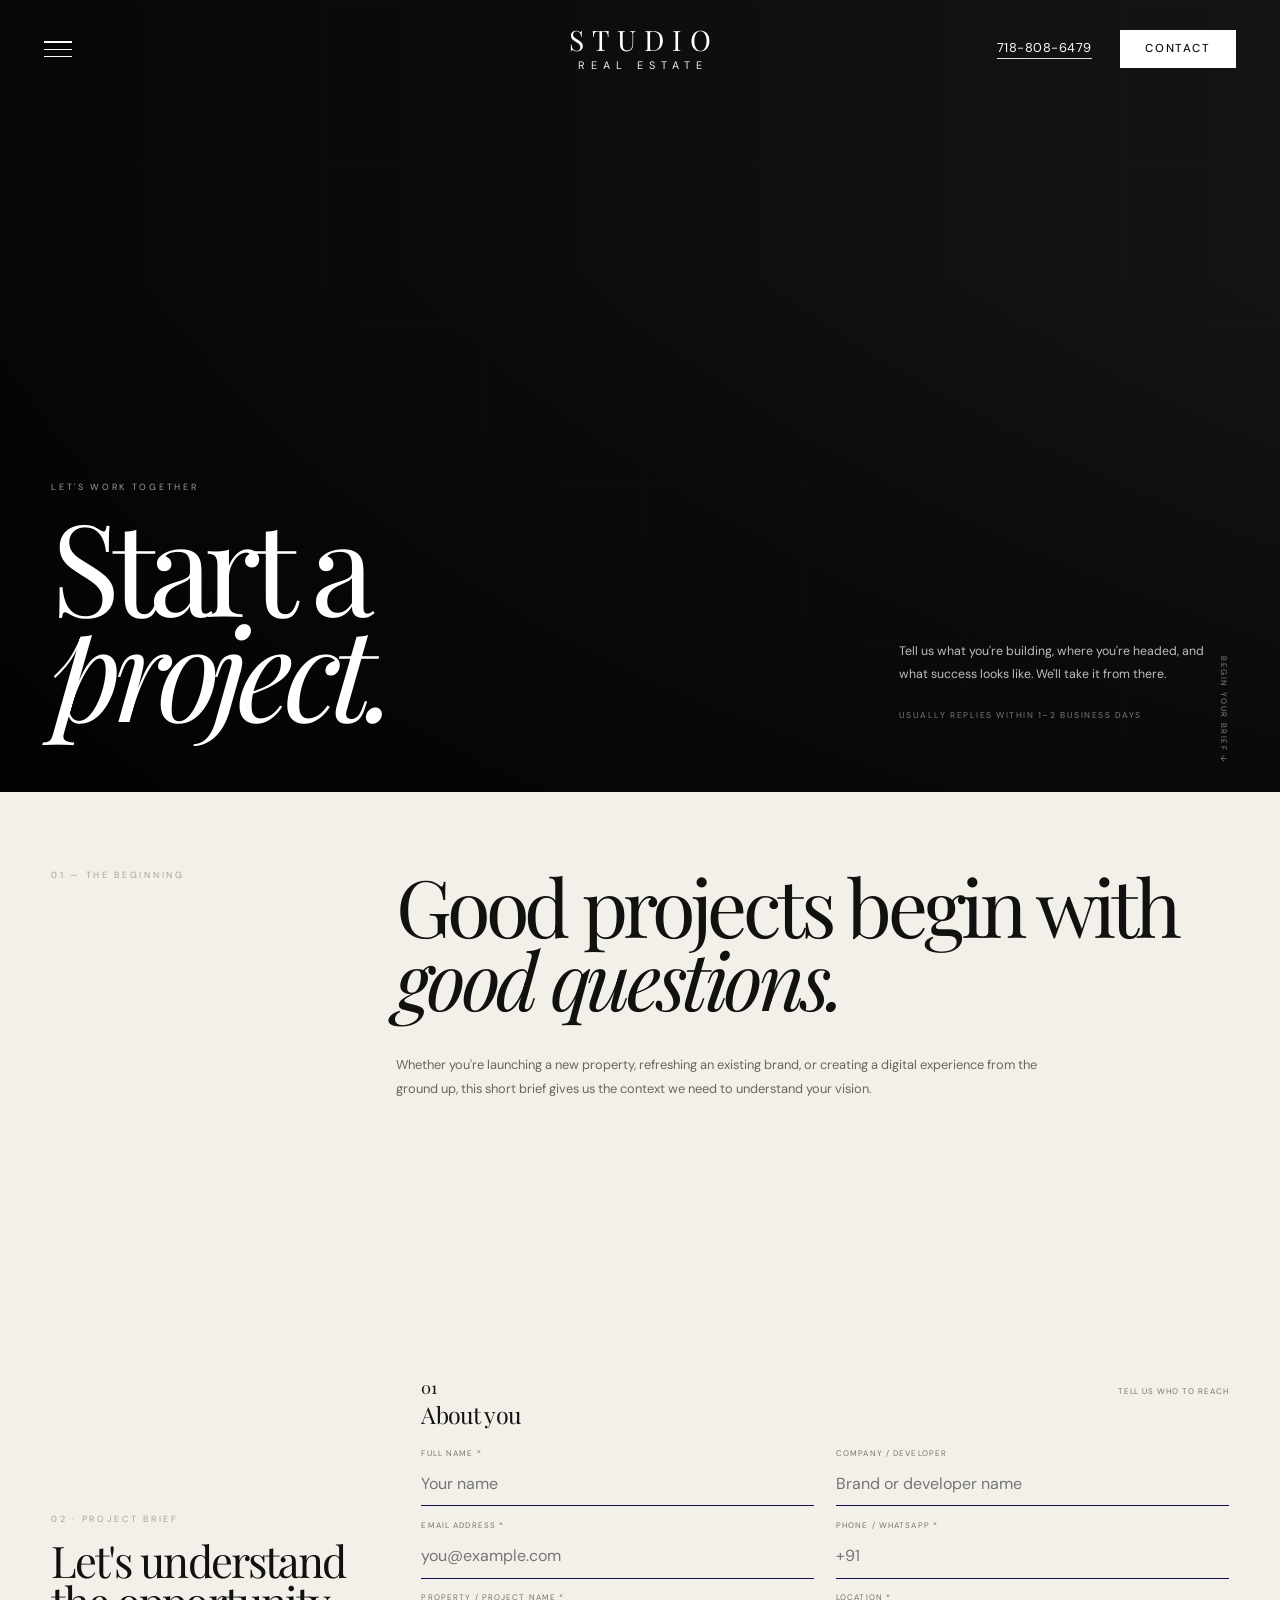
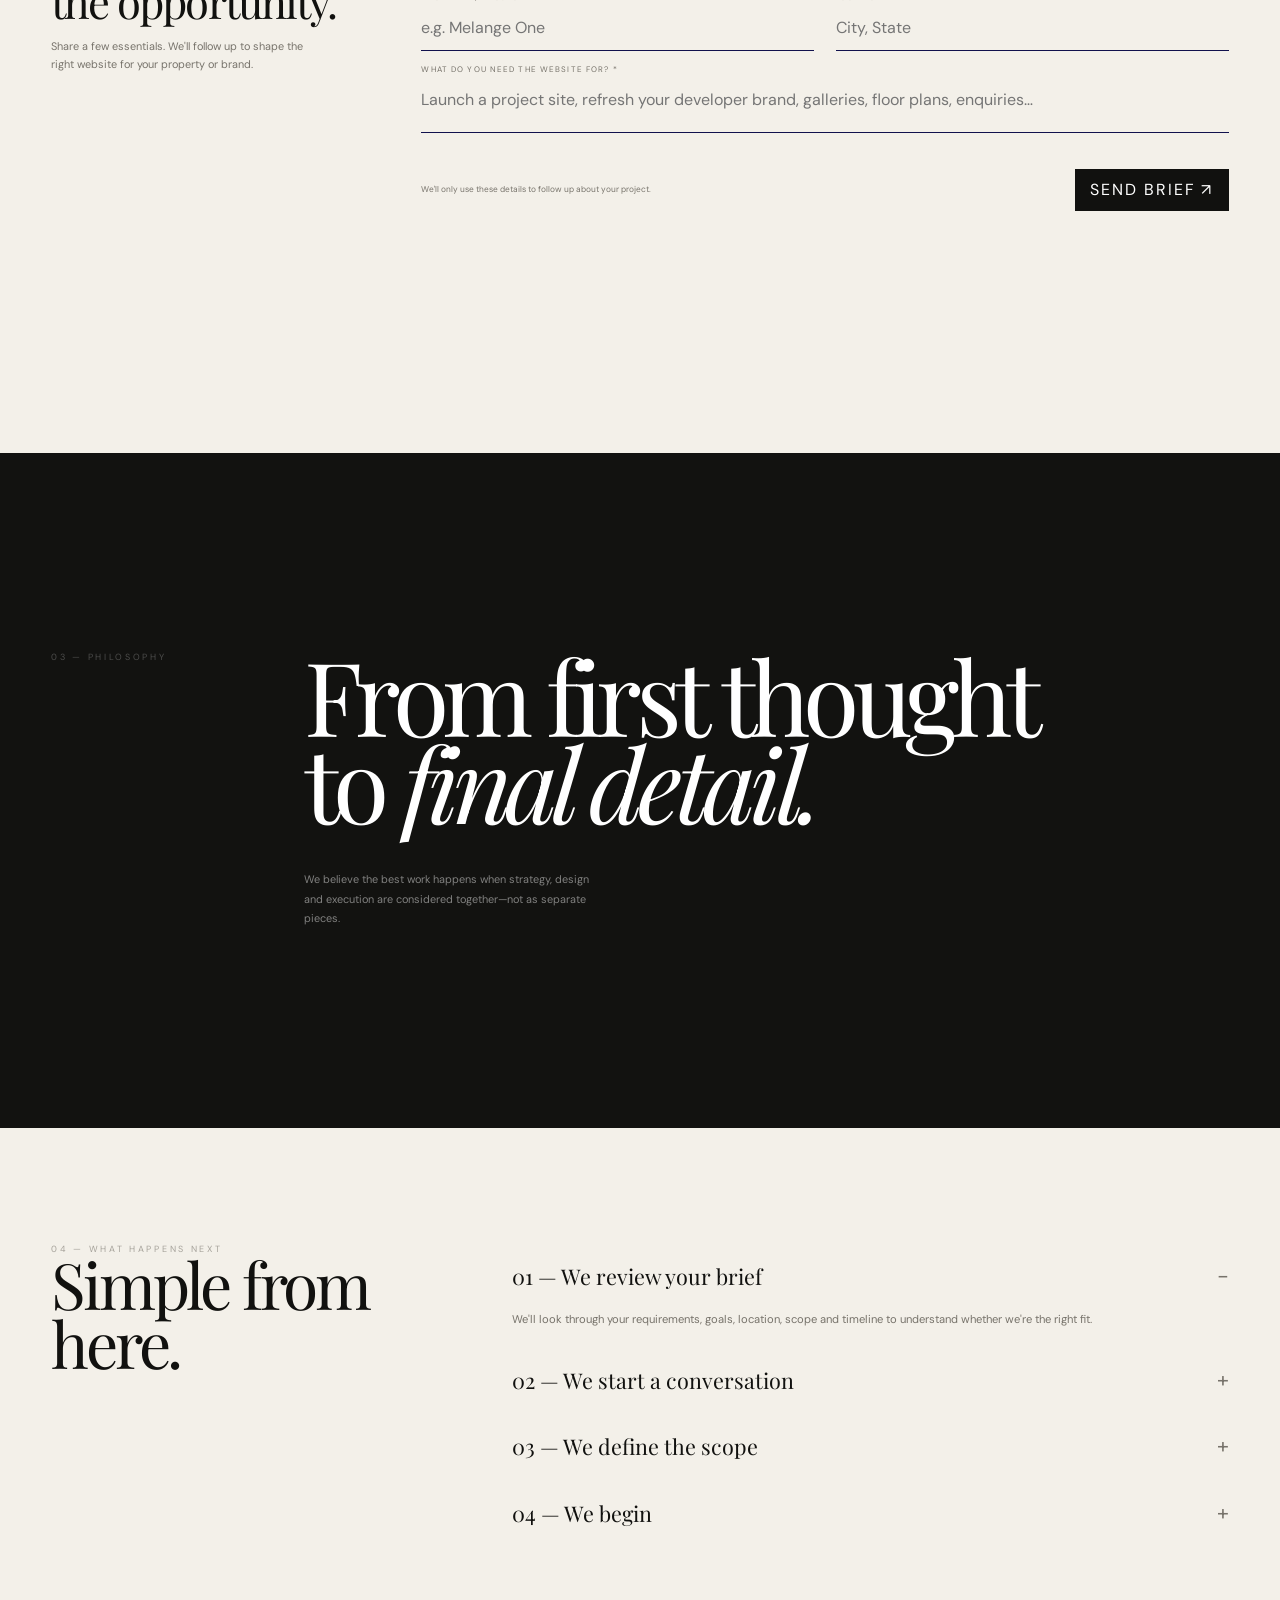
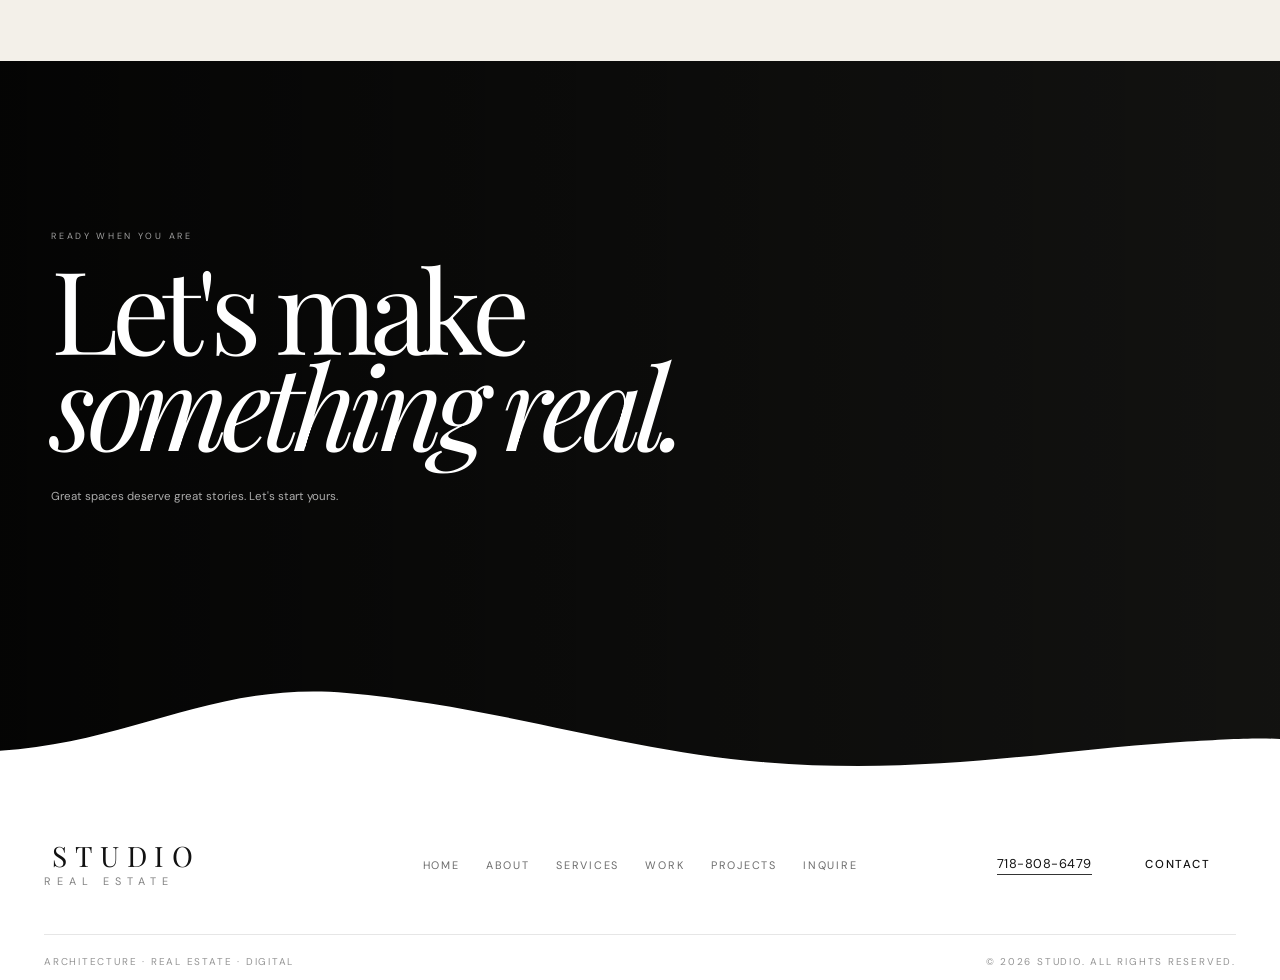
<file: start-project.html>
<!DOCTYPE html>
<html lang="en">
<head>
<meta charset="UTF-8">
<meta name="viewport" content="width=device-width,initial-scale=1">
<title>Contact | Studio Real Estate</title>
<link rel="stylesheet" href="css/style.css" />
<link rel="preconnect" href="https://fonts.googleapis.com">
<link rel="preconnect" href="https://fonts.gstatic.com" crossorigin>
<link href="https://fonts.googleapis.com/css2?family=DM+Sans:wght@400;500;600&family=Playfair+Display:ital,wght@0,400;0,500;1,400&display=swap" rel="stylesheet">
<style>
:root{--p:#f3f0e9;--p2:#e7e3da;--i:#11110f;--m:#77736b;--l:rgba(17,17,15,.17);--d:#121210;--s:"Playfair Display",Georgia,serif;--n:"DM Sans",Arial,sans-serif;--e:cubic-bezier(.22,1,.36,1)}
.page-start{background:var(--p);overflow-x:hidden}
.page-start main{color:var(--i);font-family:var(--n)}
.page-start main a{text-decoration:none;color:inherit}
.page-start main button,.page-start main input,.page-start main textarea{font:inherit}
.page-start .site-header{position:absolute;z-index:100;color:#fff}
.hero{height:88svh;min-height:650px;position:relative;color:#fff;display:flex;align-items:flex-end;overflow:hidden;background:#181816}.hero-bg{position:absolute;inset:0;background:linear-gradient(90deg,#000b,#0002),linear-gradient(0deg,#0008,transparent 65%),url("https://images.unsplash.com/photo-1600566753086-00f18fb6b3ea?auto=format&fit=crop&w=2400&q=90") center/cover;animation:z 12s var(--e) forwards}.hero-grid{position:absolute;inset:0;background-image:linear-gradient(#fff1 1px,transparent 1px),linear-gradient(90deg,#fff1 1px,transparent 1px);background-size:12.5vw 12.5vw;opacity:.2}@keyframes z{from{transform:scale(1.08)}to{transform:scale(1)}}
.hero-content{position:relative;z-index:2;width:100%;padding:0 4vw 5.5vw;display:grid;grid-template-columns:1.25fr .75fr;gap:50px;align-items:end}.eyebrow,.label{font-size:.56rem;text-transform:uppercase;letter-spacing:.3em;opacity:.62;margin-bottom:18px}.hero h1{font-family:var(--s);font-weight:400;font-size:clamp(4.5rem,10vw,10.5rem);line-height:.82;letter-spacing:-.065em}.hero h1 em,.cta h2 em,.statement h2 em{font-style:italic}.hero-copy{max-width:330px;justify-self:end}.hero-copy p{color:#fffb;font-size:.77rem;line-height:1.8;margin-bottom:25px}.hint{font-size:.53rem;text-transform:uppercase;letter-spacing:.18em;color:#fff7}.scroll{position:absolute;right:4vw;bottom:28px;writing-mode:vertical-rl;font-size:.5rem;letter-spacing:.2em;text-transform:uppercase;opacity:.5;z-index:2}
.intro{padding:6vw 4vw 4vw;display:grid;grid-template-columns:.45fr 1.55fr;gap:8vw}.label{color:var(--m);margin:0}.intro h2{font-family:var(--s);font-weight:400;font-size:clamp(3rem,6.2vw,6.8rem);line-height:.92;letter-spacing:-.055em;max-width:1000px}.intro h2 em{font-style:italic}.intro p{max-width:650px;color:#69665f;font-size:.8rem;line-height:1.9;margin-top:38px}
.form-section{min-height:100svh;padding:clamp(1.25rem,3vh,2.25rem) 4vw clamp(2rem,5vh,3.5rem);display:grid;grid-template-columns:.55fr 1.45fr;gap:clamp(2rem,5vw,4.5rem);align-items:center;box-sizing:border-box}.form-aside{align-self:center}.form-aside h3{font-family:var(--s);font-size:clamp(1.85rem,3.4vw,3.1rem);font-weight:400;line-height:.95;letter-spacing:-.045em;margin-top:14px}.form-aside p{color:var(--m);font-size:.68rem;line-height:1.65;max-width:260px;margin-top:16px}
.form-step{padding:0 0 0.85rem}.step-head{display:flex;justify-content:space-between;align-items:baseline;margin-bottom:1rem}.step-number{font-family:var(--s);font-size:1.05rem}.step-title{font-family:var(--s);font-size:1.45rem;font-weight:400;letter-spacing:-.03em}.step-hint{color:var(--m);font-size:.5rem;text-transform:uppercase;letter-spacing:.12em}.fields{display:grid;grid-template-columns:1fr 1fr;gap:0.85rem 1.35rem}.field.full{grid-column:1/-1}.field label{display:block;color:var(--m);font-size:.5rem;text-transform:uppercase;letter-spacing:.14em;margin-bottom:6px}.field input,.field textarea,.field select{width:100%;border:0;border-bottom:1px solid #11114d;background:transparent;padding:8px 0 10px;color:var(--i);outline:0;border-radius:0;font-size:.78rem}.field input:focus,.field textarea:focus{border-color:var(--i)}.field textarea{resize:none;min-height:52px;max-height:52px;line-height:1.5}
.submit-row{padding-top:0.85rem;margin-top:0.15rem;display:flex;justify-content:space-between;align-items:center;gap:1.25rem}.submit-note{color:var(--m);font-size:.52rem;line-height:1.55;max-width:260px}.submit{border:1px solid var(--i);background:var(--i);color:#fff;padding:0.55rem 0.9rem;cursor:pointer;font-size:.52rem;text-transform:uppercase;letter-spacing:.12em;transition:.4s var(--e);white-space:nowrap}.submit:hover{background:transparent;color:var(--i)}.success{display:none;margin-top:12px;padding:12px;border:1px solid var(--l);background:var(--p2);font-size:.65rem;line-height:1.6}
.statement{background:var(--d);color:#fff;padding:12vw 4vw;min-height:75vh;display:flex;align-items:center}.statement-inner{width:100%;display:grid;grid-template-columns:.3fr 1.7fr;gap:7vw}.statement h2{font-family:var(--s);font-weight:400;font-size:clamp(3.6rem,8vw,9.5rem);line-height:.85;letter-spacing:-.065em}.statement-note{align-self:end;max-width:290px;color:#fff7;font-size:.68rem;line-height:1.8;margin-top:45px}
.expect{padding:9vw 4vw;display:grid;grid-template-columns:.65fr 1.35fr;gap:9vw}.expect h2{font-family:var(--s);font-size:clamp(2.8rem,5vw,5.5rem);line-height:.92;font-weight:400;letter-spacing:-.05em}.faq{}details{}summary{list-style:none;cursor:pointer;padding:18px 0;display:flex;justify-content:space-between;align-items:center;font-family:var(--s);font-size:1.35rem}summary::-webkit-details-marker{display:none}summary:after{content:"+";font-family:var(--n);color:var(--m)}details[open] summary:after{content:"−"}details p{max-width:650px;padding:0 35px 18px 0;color:var(--m);font-size:.7rem;line-height:1.8}
.cta{min-height:95vh;position:relative;overflow:hidden;color:#fff;display:flex;align-items:center;background:#151513;padding-bottom:calc(clamp(4.75rem,11vw,8.25rem) + clamp(5rem,12vh,8.5rem));box-sizing:border-box}.cta-bg{position:absolute;inset:0;background:linear-gradient(90deg,#000c,#0002),url("https://images.unsplash.com/photo-1600585154526-990dced4db0d?auto=format&fit=crop&w=2300&q=88") center/cover}.cta-content{position:relative;z-index:2;padding:0 4vw}.cta h2{font-family:var(--s);font-size:clamp(4rem,9vw,10rem);font-weight:400;line-height:.83;letter-spacing:-.065em}.cta p{color:#fffa;font-size:.72rem;line-height:1.8;max-width:340px;margin-top:35px}
@media(max-width:850px){.hero{min-height:82svh}.hero-content{grid-template-columns:1fr;padding:0 5vw 12vw}.hero h1{font-size:clamp(4.1rem,17vw,7rem)}.hero-copy{justify-self:start;margin-top:25px}.scroll{display:none}.intro{grid-template-columns:1fr;gap:30px;padding:12vw 5vw 2rem}.form-section{grid-template-columns:1fr;gap:1.25rem;padding:1.5rem 5vw 3rem;min-height:auto;align-items:start}.form-aside{position:static}.fields{grid-template-columns:1fr 1fr;gap:0.85rem 1rem}.submit-row{gap:1rem}.submit{width:auto}.statement{padding:20vw 5vw}.statement-inner{grid-template-columns:1fr;gap:55px}.expect{grid-template-columns:1fr;gap:55px;padding:17vw 5vw}.cta{min-height:85vh}.cta-content{padding:0 5vw}}
@media(max-width:560px){.fields{grid-template-columns:1fr}.submit-row{flex-direction:column;align-items:stretch}.submit{width:100%;text-align:center}}
</style>
</head>
<body class="page-start">

<header class="site-header">
  <button class="menu-toggle" type="button" aria-label="Open menu" aria-expanded="false" aria-controls="site-menu">
    <span></span><span></span><span></span>
  </button>
  <a class="brand" href="index.html#hero" aria-label="Studio home">
    <span class="brand__name">Studio</span>
    <span class="brand__place">Real Estate</span>
  </a>
  <div class="header-actions">
    <a class="header-phone" href="tel:7188086479">718-808-6479</a>
    <a class="btn-inquire" href="#brief">Contact</a>
  </div>
</header>

<nav class="site-menu" id="site-menu" aria-hidden="true">
  <div class="site-menu__inner">
    <ul class="site-menu__links">
      <li><a href="index.html#hero">Home</a></li>
      <li><a href="index.html#statement">Work</a></li>
      <li><a href="service.html">Services</a></li>
      <li><a href="project.html">Projects</a></li>
      <li><a href="about.html">About</a></li>
      <li><a href="start-project.html">Contact</a></li>
    </ul>
  </div>
</nav>

<main>
<section class="hero">
<div class="hero-bg"></div><div class="hero-grid"></div>
<div class="hero-content">
<div><div class="eyebrow">Let's work together</div><h1>Start a<br><em>project.</em></h1></div>
<div class="hero-copy"><p>Tell us what you're building, where you're headed, and what success looks like. We'll take it from there.</p><div class="hint">Usually replies within 1–2 business days</div></div>
</div><div class="scroll">Begin your brief ↓</div>
</section>

<section class="intro">
<div class="label">01 — The Beginning</div>
<div><h2>Good projects begin with <em>good questions.</em></h2><p>Whether you're launching a new property, refreshing an existing brand, or creating a digital experience from the ground up, this short brief gives us the context we need to understand your vision.</p></div>
</section>

<section class="form-section" id="brief">
<aside class="form-aside">
<div class="label">02 · Project Brief</div>
<h3>Let's understand<br>the opportunity.</h3>
<p>Share a few essentials. We'll follow up to shape the right website for your property or brand.</p>
</aside>

<form class="project-form" id="projectForm">
<div class="form-step"><div class="step-head"><div><div class="step-number">01</div><div class="step-title">About you</div></div><div class="step-hint">Tell us who to reach</div></div>
<div class="fields">
<div class="field"><label>Full name *</label><input name="name" type="text" placeholder="Your name" required></div>
<div class="field"><label>Company / Developer</label><input name="company" type="text" placeholder="Brand or developer name"></div>
<div class="field"><label>Email address *</label><input name="email" type="email" placeholder="you@example.com" required></div>
<div class="field"><label>Phone / WhatsApp *</label><input name="phone" type="tel" placeholder="+91" required></div>
<div class="field"><label>Property / project name *</label><input name="projectName" type="text" placeholder="e.g. Melange One" required></div>
<div class="field"><label>Location *</label><input name="location" type="text" placeholder="City, State" required></div>
<div class="field full"><label>What do you need the website for? *</label><textarea name="message" placeholder="Launch a project site, refresh your developer brand, galleries, floor plans, enquiries…" required></textarea></div>
</div></div>

<div class="submit-row"><p class="submit-note">We'll only use these details to follow up about your project.</p><button class="submit" type="submit">Send Brief ↗</button></div>
<div class="success" id="success">Thank you, your project brief has been received. We'll be in touch shortly.</div>
</form>
</section>

<section class="statement"><div class="statement-inner"><div class="label" style="color:#fff6">03 — Philosophy</div><div><h2>From first thought<br>to <em>final detail.</em></h2><p class="statement-note">We believe the best work happens when strategy, design and execution are considered together—not as separate pieces.</p></div></div></section>

<section class="expect">
<div><div class="label">04 — What Happens Next</div><h2>Simple from<br>here.</h2></div>
<div class="faq">
<details open><summary>01 — We review your brief</summary><p>We'll look through your requirements, goals, location, scope and timeline to understand whether we're the right fit.</p></details>
<details><summary>02 — We start a conversation</summary><p>We'll get in touch to clarify the brief, answer questions and discuss what the project could look like.</p></details>
<details><summary>03 — We define the scope</summary><p>Once the direction is clear, we'll outline deliverables, timelines, responsibilities and the proposed investment.</p></details>
<details><summary>04 — We begin</summary><p>After everything is aligned, the project moves into its first stage with a clear roadmap and shared direction.</p></details>
</div>
</section>

<section class="cta"><div class="cta-bg"></div><div class="cta-content"><div class="eyebrow">Ready when you are</div><h2>Let's make<br><em>something real.</em></h2><p>Great spaces deserve great stories. Let's start yours.</p></div></section>
</main>

<footer class="site-footer">
  <svg class="site-footer__wave" viewBox="0 0 1440 160" preserveAspectRatio="none" aria-hidden="true">
    <path d="M0,118 C150,108 240,34 390,48 C560,64 700,118 860,132 C1040,148 1180,118 1320,108 C1380,104 1415,102 1440,104 L1440,160 L0,160 Z" />
  </svg>
  <div class="site-footer__body">
    <div class="site-footer__inner">
      <a class="brand site-footer__brand" href="index.html#hero" aria-label="Studio home">
        <span class="brand__name">Studio</span>
        <span class="brand__place">Real Estate</span>
      </a>
            <nav class="site-footer__nav" aria-label="Footer">
        <a href="index.html#hero">Home</a>
        <a href="about.html">About</a>
        <a href="service.html">Services</a>
        <a href="index.html#statement">Work</a>
        <a href="project.html">Projects</a>
        <a href="start-project.html">Inquire</a>
      </nav>
      <div class="site-footer__actions">
        <a class="site-footer__phone" href="tel:7188086479">718-808-6479</a>
        <a class="btn-inquire site-footer__btn" href="#brief">Contact</a>
      </div>
    </div>
    <div class="site-footer__bar">
      <p>Architecture · Real Estate · Digital</p>
      <p>© 2026 Studio. All rights reserved.</p>
    </div>
  </div>
</footer>

<script src="js/main.js?v=build11"></script>
<script>
document.getElementById("projectForm").addEventListener("submit",function(e){
e.preventDefault();
if(!this.checkValidity()){this.reportValidity();return}
document.getElementById("success").style.display="block";
this.querySelector(".submit").textContent="Brief Received ✓";
this.querySelector(".submit").disabled=true;
});
</script>
</body>
</html>
</file>
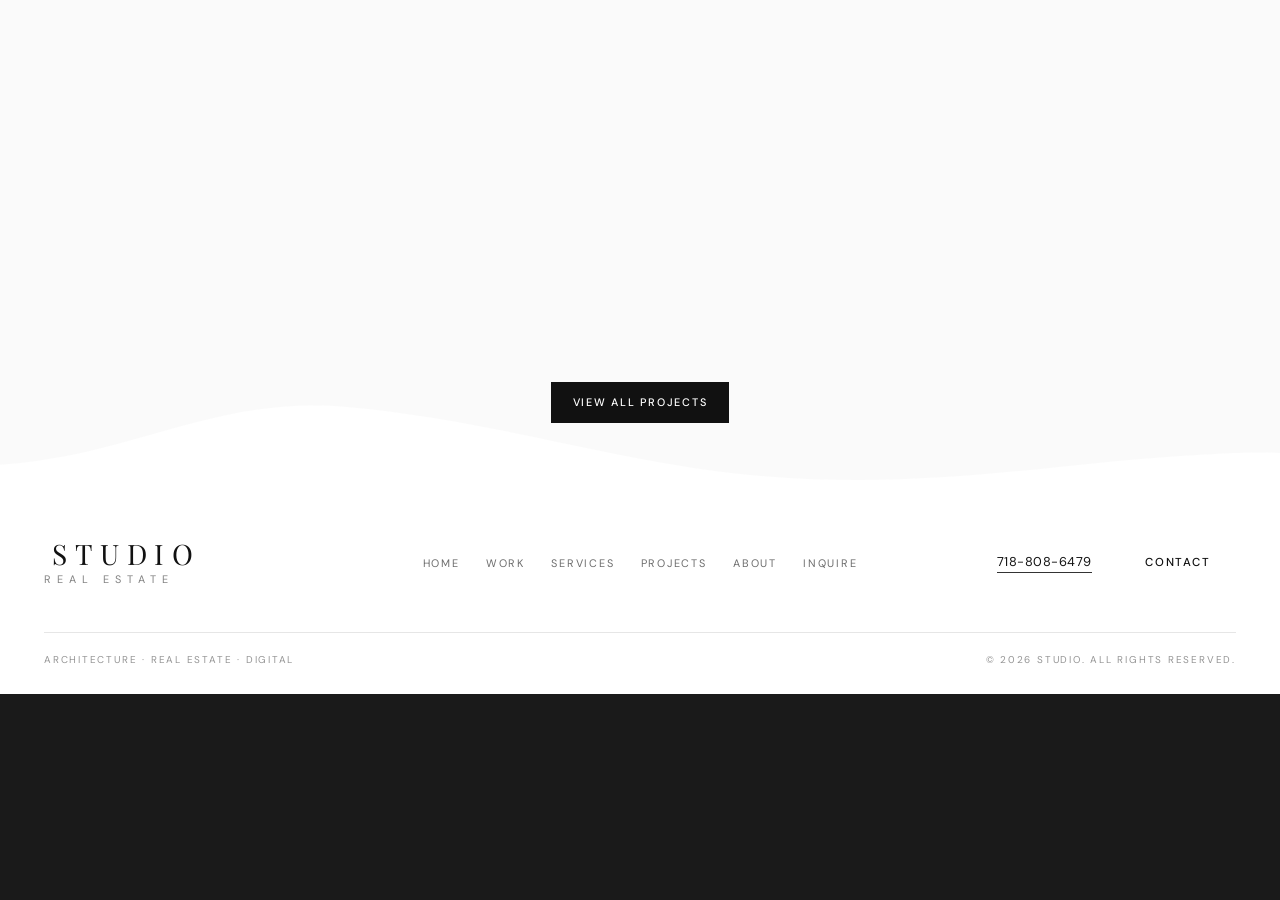
<file: work.html>
<!DOCTYPE html>
<html lang="en">
  <head>
    <meta charset="UTF-8" />
    <meta name="viewport" content="width=device-width, initial-scale=1.0" />
    <title>Work | Studio</title>
    <link rel="preconnect" href="https://fonts.googleapis.com" />
    <link rel="preconnect" href="https://fonts.gstatic.com" crossorigin />
    <link href="https://fonts.googleapis.com/css2?family=DM+Sans:wght@400;500;600&family=Playfair+Display:ital,wght@0,400;0,500;1,400&display=swap" rel="stylesheet" />
    <link rel="stylesheet" href="css/style.css" />
  </head>
  <body>
    <main>
      <section class="projects" style="min-height: 70vh">
        <div class="projects__wrap">
          <header class="projects__intro">
            <p class="projects__eyebrow">
              <span class="projects__eyebrow-line" aria-hidden="true"></span>
              Archive
            </p>
            <h2 class="projects__title">
              <span class="projects__title-line"><span>Full work</span></span>
              <span class="projects__title-line"><span>coming soon.</span></span>
            </h2>
            <p class="projects__lead">
              This page will hold the complete project archive. Design coming next.
            </p>
            <a class="projects__more" href="project.html">View all projects</a>
          </header>
        </div>
      </section>
    </main>

    <footer class="site-footer" data-animate-section>
      <svg
        class="site-footer__wave"
        viewBox="0 0 1440 160"
        preserveAspectRatio="none"
        aria-hidden="true"
      >
        <path
          d="M0,118 C150,108 240,34 390,48 C560,64 700,118 860,132 C1040,148 1180,118 1320,108 C1380,104 1415,102 1440,104 L1440,160 L0,160 Z"
        />
      </svg>

      <div class="site-footer__body">
        <div class="site-footer__inner">
          <a class="brand site-footer__brand" href="index.html#hero" aria-label="Studio home">
            <span class="brand__name">Studio</span>
            <span class="brand__place">Real Estate</span>
          </a>

                              <nav class="site-footer__nav" aria-label="Footer">
            <a href="index.html#hero">Home</a>
            <a href="index.html#statement">Work</a>
            <a href="service.html">Services</a>
            <a href="project.html">Projects</a>
            <a href="about.html">About</a>
            <a href="start-project.html">Inquire</a>
          </nav>

          <div class="site-footer__actions">
            <a class="site-footer__phone" href="tel:7188086479">718-808-6479</a>
            <a class="btn-inquire site-footer__btn" href="start-project.html">Contact</a>
          </div>
        </div>

        <div class="site-footer__bar">
          <p>Architecture · Real Estate · Digital</p>
          <p>© 2026 Studio. All rights reserved.</p>
        </div>
      </div>
    </footer>

    <script src="js/main.js"></script>
  </body>
</html>
</file>
<file: css/style.css>
/* ============================================
   Studio — Base & Fonts
   ============================================ */

:root {
  --color-white: #ffffff;
  --color-black: #111111;
  --color-ink: #1a1a1a;
  --header-pad-x: clamp(1.25rem, 3.5vw, 2.75rem);
  --header-pad-y: clamp(1.1rem, 2vw, 1.6rem);
  --ease-out: cubic-bezier(0.22, 1, 0.36, 1);
}

*,
*::before,
*::after {
  box-sizing: border-box;
  margin: 0;
  padding: 0;
}

html {
  scroll-behavior: smooth;
}

body {
  font-family: "DM Sans", Arial, sans-serif;
  color: var(--color-white);
  background: var(--color-ink);
  line-height: 1.4;
  overflow-x: hidden;
  -webkit-font-smoothing: antialiased;
}

img {
  display: block;
  max-width: 100%;
}

a {
  color: inherit;
  text-decoration: none;
}

button {
  font: inherit;
  color: inherit;
  background: none;
  border: none;
  cursor: pointer;
}

ul {
  list-style: none;
}

/* ============================================
   Header
   ============================================ */

.site-header {
  position: absolute;
  inset: 0 0 auto;
  z-index: 100;
  display: grid;
  grid-template-columns: 1fr auto 1fr;
  align-items: center;
  padding: var(--header-pad-y) var(--header-pad-x);
  mix-blend-mode: normal;
}

.menu-toggle {
  justify-self: start;
  display: flex;
  flex-direction: column;
  justify-content: center;
  gap: 6px;
  width: 28px;
  height: 28px;
  z-index: 120;
}

.menu-toggle span {
  display: block;
  width: 100%;
  height: 1.25px;
  background: var(--color-white);
  transition: transform 0.35s var(--ease-out), opacity 0.25s ease;
}

.menu-toggle.is-open span:nth-child(1) {
  transform: translateY(7.25px) rotate(45deg);
}

.menu-toggle.is-open span:nth-child(2) {
  opacity: 0;
}

.menu-toggle.is-open span:nth-child(3) {
  transform: translateY(-7.25px) rotate(-45deg);
}

.brand {
  justify-self: center;
  display: flex;
  flex-direction: column;
  align-items: center;
  text-align: center;
  z-index: 120;
  transition: opacity 0.3s ease;
}

.brand:hover {
  opacity: 0.85;
}

.brand__name {
  font-family: "Playfair Display", Georgia, serif;
  font-weight: 200;
  font-size: clamp(1.35rem, 2.2vw, 1.85rem);
  letter-spacing: 0.28em;
  text-transform: uppercase;
  line-height: 1;
  padding-left: 0.28em; /* optical balance for letter-spacing */
}

.brand__place {
  font-family: "DM Sans", sans-serif;
  font-weight: 400;
  font-size: clamp(0.55rem, 0.85vw, 0.68rem);
  letter-spacing: 0.55em;
  text-transform: uppercase;
  margin-top: 0.35em;
  padding-left: 0.55em;
  opacity: 0.95;
}

.header-actions {
  justify-self: end;
  display: flex;
  align-items: center;
  gap: clamp(1rem, 2.5vw, 1.75rem);
  z-index: 120;
}

.header-phone {
  font-family: "DM Sans", sans-serif;
  font-weight: 400;
  font-size: clamp(0.7rem, 1vw, 0.82rem);
  letter-spacing: 0.04em;
  border-bottom: 1px solid rgba(255, 255, 255, 0.85);
  padding-bottom: 1px;
  transition: opacity 0.25s ease;
}

.header-phone:hover {
  opacity: 0.75;
}

.btn-inquire {
  display: inline-flex;
  align-items: center;
  justify-content: center;
  min-width: 7.25rem;
  padding: 0.7rem 1.35rem;
  background: var(--color-white);
  color: var(--color-black);
  font-family: "DM Sans", sans-serif;
  font-weight: 500;
  font-size: 0.72rem;
  letter-spacing: 0.14em;
  text-transform: uppercase;
  transition: background 0.3s ease, color 0.3s ease, transform 0.3s var(--ease-out);
}

.btn-inquire:hover {
  background: transparent;
  color: var(--color-white);
  outline: 1px solid var(--color-white);
  outline-offset: -1px;
}

/* ============================================
   Full-screen menu
   ============================================ */

.site-menu {
  position: fixed;
  inset: 0;
  z-index: 90;
  background:
    linear-gradient(rgba(10, 10, 12, 0.72), rgba(10, 10, 12, 0.72)),
    url("../hero_image/bg-menu-full.jpg") center / cover no-repeat;
  opacity: 0;
  visibility: hidden;
  pointer-events: none;
  transition: opacity 0.7s cubic-bezier(0.4, 0, 0.2, 1), visibility 0.7s cubic-bezier(0.4, 0, 0.2, 1);
}

.site-menu.is-open {
  opacity: 1;
  visibility: visible;
  pointer-events: auto;
}

.site-menu__inner {
  display: flex;
  align-items: center;
  justify-content: center;
  min-height: 100%;
  padding: 5rem var(--header-pad-x) 3rem;
}

.site-menu__links {
  text-align: center;
}

.site-menu__links a {
  display: inline-block;
  font-family: "Playfair Display", Georgia, serif;
  font-weight: 400;
  font-size: clamp(1.5rem, 3.5vw, 2.25rem);
  letter-spacing: 0.16em;
  text-transform: uppercase;
  padding: 0.4em 0;
  line-height: 1.15;
  transition: opacity 0.25s ease;
}

.site-menu__links a:hover {
  opacity: 0.65;
}

.site-menu.is-open .site-menu__links li {
  animation: menuLinkIn 0.55s var(--ease-out) both;
}

.site-menu.is-open .site-menu__links li:nth-child(1) { animation-delay: 0.08s; }
.site-menu.is-open .site-menu__links li:nth-child(2) { animation-delay: 0.14s; }
.site-menu.is-open .site-menu__links li:nth-child(3) { animation-delay: 0.2s; }
.site-menu.is-open .site-menu__links li:nth-child(4) { animation-delay: 0.26s; }
.site-menu.is-open .site-menu__links li:nth-child(5) { animation-delay: 0.32s; }
.site-menu.is-open .site-menu__links li:nth-child(6) { animation-delay: 0.38s; }

@keyframes menuLinkIn {
  from {
    opacity: 0;
    transform: translateY(18px);
  }
  to {
    opacity: 1;
    transform: translateY(0);
  }
}

body.menu-open {
  overflow: hidden;
}

body.menu-open .brand,
body.menu-open .header-actions {
  opacity: 0;
  pointer-events: none;
}

/* ============================================
   Hero
   ============================================ */

.hero {
  position: relative;
  min-height: 100vh;
  min-height: 100dvh;
  display: flex;
  align-items: center;
  justify-content: center;
  overflow: hidden;
  color: var(--color-white);
  background: #0c0e12;
  isolation: isolate;
}

.hero__media {
  position: absolute;
  inset: 0;
  z-index: 0;
  overflow: hidden;
  background: #0c0e12;
}

.hero__image {
  position: absolute;
  inset: 0;
  width: 100%;
  height: 100%;
  object-fit: cover;
  object-position: center 40%;
  opacity: 0;
  transform: translateZ(0) scale(1.04);
  transition:
    opacity 1.6s cubic-bezier(0.4, 0, 0.2, 1),
    transform 7s cubic-bezier(0.25, 0.1, 0.25, 1);
  backface-visibility: hidden;
}

.hero__image.is-active {
  opacity: 1;
  z-index: 1;
  transform: translateZ(0) scale(1);
}

.hero__image.is-exiting {
  opacity: 0;
  z-index: 0;
  transform: translateZ(0) scale(1.02);
}

.hero__overlay {
  position: absolute;
  inset: 0;
  z-index: 2;
  background:
    linear-gradient(
      180deg,
      rgba(8, 10, 14, 0.28) 0%,
      rgba(8, 10, 14, 0.12) 35%,
      rgba(8, 10, 14, 0.18) 70%,
      rgba(8, 10, 14, 0.35) 100%
    );
  pointer-events: none;
}

.hero__content {
  position: relative;
  z-index: 1;
  max-width: 56rem;
  padding: 5.5rem var(--header-pad-x) 4rem;
  text-align: center;
}

.hero__eyebrow {
  font-family: "DM Sans", sans-serif;
  font-weight: 400;
  font-size: clamp(0.58rem, 1vw, 0.72rem);
  letter-spacing: 0.28em;
  text-transform: uppercase;
  margin-bottom: clamp(1rem, 2.2vh, 1.5rem);
  opacity: 0.85;
}

.hero__title {
  font-family: "Playfair Display", Georgia, serif;
  font-weight: 400;
  font-size: clamp(2rem, 6vw, 4.6rem);
  line-height: 1.08;
  letter-spacing: 0.12em;
  text-transform: uppercase;
  margin-bottom: clamp(1.1rem, 2.5vw, 1.65rem);
}

.hero__title span {
  display: block;
}

.hero__subtitle {
  font-family: "DM Sans", sans-serif;
  font-weight: 500;
  font-size: clamp(0.62rem, 1.15vw, 0.8rem);
  letter-spacing: 0.22em;
  text-transform: uppercase;
  max-width: 38rem;
  margin: 0 auto;
  line-height: 1.65;
  padding-left: 0.22em;
}

.hero__cta {
  margin-top: clamp(1.5rem, 3vh, 2.25rem);
}

.hero__btn {
  min-width: 9rem;
}

/* Hero entrance â€” triggered by .is-ready on body */
[data-hero-animate] {
  opacity: 0;
  transform: translateY(28px);
  transition:
    opacity 1s var(--ease-out),
    transform 1s var(--ease-out);
}

body.is-ready .site-header[data-hero-animate] {
  opacity: 1;
  transform: translateY(0);
  transition-delay: 0.1s;
}

body.is-ready .hero__eyebrow[data-hero-animate] {
  opacity: 0.85;
  transform: translateY(0);
  transition-delay: 0.35s;
}

body.is-ready .hero__title [data-hero-animate]:nth-child(1) {
  opacity: 1;
  transform: translateY(0);
  transition-delay: 0.5s;
}

body.is-ready .hero__title [data-hero-animate]:nth-child(2) {
  opacity: 1;
  transform: translateY(0);
  transition-delay: 0.65s;
}

body.is-ready .hero__title [data-hero-animate]:nth-child(3) {
  opacity: 1;
  transform: translateY(0);
  transition-delay: 0.8s;
}

body.is-ready .hero__subtitle[data-hero-animate] {
  opacity: 1;
  transform: translateY(0);
  transition-delay: 0.98s;
}

body.is-ready .hero__cta[data-hero-animate] {
  opacity: 1;
  transform: translateY(0);
  transition-delay: 1.12s;
}

body.is-ready .scroll-hint[data-hero-animate] {
  opacity: 0.9;
  transform: translateX(-50%) translateY(0);
  transition-delay: 1.3s;
}

.scroll-hint {
  position: absolute;
  left: 50%;
  bottom: clamp(1.25rem, 3vh, 2.25rem);
  z-index: 2;
  transform: translateX(-50%);
  color: var(--color-white);
  transition: opacity 0.25s ease;
}

body.is-ready .scroll-hint {
  animation: chevronBob 2.2s ease-in-out 2s infinite;
}

.scroll-hint:hover {
  opacity: 0.65;
}

@keyframes chevronBob {
  0%,
  100% {
    transform: translateX(-50%) translateY(0);
  }
  50% {
    transform: translateX(-50%) translateY(8px);
  }
}

/* ============================================
   Statement (second section)
   ============================================ */

.statement {
  position: relative;
  min-height: 100vh;
  min-height: 100dvh;
  display: flex;
  color: var(--color-white);
  overflow: hidden;
  background: #0c0e12;
  isolation: isolate;
}

.statement__media {
  position: absolute;
  inset: 0;
  z-index: 0;
  overflow: hidden;
  background: #0c0e12;
}

.statement__image {
  width: 100%;
  height: 100%;
  object-fit: cover;
  object-position: center center;
  transform: translateZ(0) scale(1.06);
  backface-visibility: hidden;
}

.statement.is-inview .statement__image {
  animation: statementKenBurns 18s ease-out forwards;
}

.statement__overlay {
  position: absolute;
  inset: 0;
  background:
    linear-gradient(
      105deg,
      rgba(6, 8, 12, 0.55) 0%,
      rgba(6, 8, 12, 0.28) 42%,
      rgba(6, 8, 12, 0.18) 100%
    ),
    linear-gradient(
      180deg,
      rgba(6, 8, 12, 0.35) 0%,
      transparent 28%,
      transparent 68%,
      rgba(6, 8, 12, 0.45) 100%
    );
  pointer-events: none;
}

.statement__layout {
  position: relative;
  z-index: 1;
  display: grid;
  grid-template-rows: auto 1fr auto auto;
  width: 100%;
  min-height: 100vh;
  min-height: 100dvh;
  padding:
    clamp(5.5rem, 12vh, 7.5rem)
    clamp(1.5rem, 5vw, 4.5rem)
    clamp(2rem, 5vh, 3.25rem);
}

.statement__eyebrow {
  display: flex;
  flex-wrap: wrap;
  align-items: center;
  gap: 0.55rem;
  font-family: "DM Sans", sans-serif;
  font-weight: 400;
  font-size: clamp(0.58rem, 1vw, 0.72rem);
  letter-spacing: 0.22em;
  text-transform: uppercase;
  opacity: 0;
  transform: translateY(16px);
  transition: opacity 0.8s var(--ease-out), transform 0.8s var(--ease-out);
}

.statement.is-inview .statement__eyebrow {
  opacity: 0.9;
  transform: translateY(0);
  transition-delay: 0.12s;
}

.statement__title {
  align-self: center;
  max-width: 12ch;
  margin-top: clamp(1.5rem, 4vh, 3rem);
  margin-bottom: clamp(1.5rem, 4vh, 3rem);
  font-family: "DM Sans", sans-serif;
  font-weight: 700;
  font-size: clamp(3.1rem, 9.5vw, 7.5rem);
  line-height: 0.92;
  letter-spacing: -0.03em;
  text-transform: uppercase;
}

.statement__line {
  display: block;
  opacity: 0;
  transform: translateY(40px);
  transition:
    opacity 0.95s var(--ease-out),
    transform 0.95s var(--ease-out);
}

.statement.is-inview .statement__line {
  opacity: 1;
  transform: translateY(0);
}

.statement.is-inview .statement__line:nth-child(1) {
  transition-delay: 0.22s;
}

.statement.is-inview .statement__line:nth-child(2) {
  transition-delay: 0.36s;
}

.statement.is-inview .statement__line:nth-child(3) {
  transition-delay: 0.5s;
}

.statement__copy {
  max-width: 28rem;
  font-family: "DM Sans", sans-serif;
  font-weight: 300;
  font-size: clamp(0.88rem, 1.35vw, 1.05rem);
  line-height: 1.55;
  letter-spacing: 0.01em;
  opacity: 0;
  transform: translateY(22px);
  transition: opacity 0.9s var(--ease-out), transform 0.9s var(--ease-out);
}

.statement.is-inview .statement__copy {
  opacity: 0.92;
  transform: translateY(0);
  transition-delay: 0.62s;
}

.statement__caret {
  display: inline-block;
  margin-right: 0.4em;
  font-weight: 400;
  opacity: 0.75;
}

.statement__explore {
  justify-self: center;
  display: flex;
  flex-direction: column;
  align-items: center;
  gap: 0.85rem;
  margin-top: clamp(2rem, 5vh, 3.5rem);
  font-family: "DM Sans", sans-serif;
  font-weight: 500;
  font-size: 0.62rem;
  letter-spacing: 0.28em;
  text-transform: uppercase;
  opacity: 0;
  transform: translateY(16px);
  transition: opacity 0.8s var(--ease-out), transform 0.8s var(--ease-out);
}

.statement.is-inview .statement__explore {
  opacity: 0.9;
  transform: translateY(0);
  transition-delay: 0.78s;
}

.statement__explore:hover {
  opacity: 1;
}

.statement__explore-line {
  display: block;
  width: 1px;
  height: 3.25rem;
  background: linear-gradient(
    180deg,
    rgba(255, 255, 255, 0.95) 0%,
    rgba(255, 255, 255, 0.15) 100%
  );
  transform-origin: top center;
  animation: explorePulse 2.4s ease-in-out infinite;
}

@keyframes statementKenBurns {
  from {
    transform: translateZ(0) scale(1.06);
  }
  to {
    transform: translateZ(0) scale(1);
  }
}

@keyframes explorePulse {
  0%,
  100% {
    transform: scaleY(1);
    opacity: 0.85;
  }
  50% {
    transform: scaleY(0.72);
    opacity: 0.45;
  }
}

/* ============================================
   Services
   ============================================ */

.services {
  --services-ink: #111111;
  --services-muted: #5c5c5c;
  --services-line: #e4e4e4;
  --services-thumb: #ececec;
  position: relative;
  background: #ffffff;
  color: var(--services-ink);
  padding:
    clamp(4rem, 9vh, 7rem)
    clamp(1.25rem, 4vw, 3.5rem)
    clamp(3.5rem, 8vh, 6rem);
  overflow: hidden;
}

.services__glow {
  position: absolute;
  width: 42vw;
  height: 42vw;
  max-width: 34rem;
  max-height: 34rem;
  top: -12%;
  left: 50%;
  border-radius: 50%;
  background: radial-gradient(circle, rgba(17, 17, 17, 0.045), transparent 68%);
  pointer-events: none;
  transform: translateX(-50%);
  animation: servicesGlow 10s ease-in-out infinite alternate;
}

.services__wrap {
  position: relative;
  z-index: 1;
  max-width: 78rem;
  margin: 0 auto;
}

.services__intro {
  text-align: center;
  max-width: 44rem;
  margin: 0 auto clamp(3rem, 7vh, 4.75rem);
  display: flex;
  flex-direction: column;
  align-items: center;
}

.services__eyebrow {
  display: flex;
  align-items: center;
  justify-content: center;
  gap: 0.75rem;
  font-family: "DM Sans", sans-serif;
  font-weight: 500;
  font-size: 0.68rem;
  letter-spacing: 0.18em;
  text-transform: uppercase;
  margin-bottom: 1.5rem;
  opacity: 0;
  transform: translateY(14px);
  transition: opacity 0.7s var(--ease-out), transform 0.7s var(--ease-out);
}

.services.is-inview .services__eyebrow {
  opacity: 1;
  transform: translateY(0);
}

.services__eyebrow-line {
  display: block;
  width: 1.75rem;
  height: 1px;
  background: var(--services-ink);
  transform: scaleX(0);
  transform-origin: center;
  transition: transform 0.8s var(--ease-out) 0.15s;
}

.services.is-inview .services__eyebrow-line {
  transform: scaleX(1);
}

.services__title {
  font-family: "Playfair Display", Georgia, serif;
  font-weight: 400;
  font-size: clamp(1.55rem, 3.6vw, 3.1rem);
  line-height: 1.15;
  letter-spacing: 0.06em;
  text-transform: uppercase;
  margin-bottom: 1.35rem;
}

.services__title-line {
  display: block;
  overflow: hidden;
}

.services__title-line > span {
  display: block;
  white-space: nowrap;
  transform: translateY(110%);
  transition: transform 1s var(--ease-out);
}

.services.is-inview .services__title-line:nth-child(1) > span {
  transform: translateY(0);
  transition-delay: 0.18s;
}

.services.is-inview .services__title-line:nth-child(2) > span {
  transform: translateY(0);
  transition-delay: 0.32s;
}

.services__lead {
  font-family: "DM Sans", sans-serif;
  font-weight: 400;
  font-size: clamp(0.98rem, 1.35vw, 1.08rem);
  line-height: 1.65;
  color: var(--services-muted);
  margin-bottom: 2rem;
  max-width: 36rem;
  opacity: 0;
  transform: translateY(18px);
  transition: opacity 0.85s var(--ease-out) 0.42s, transform 0.85s var(--ease-out) 0.42s;
}

.services.is-inview .services__lead {
  opacity: 1;
  transform: translateY(0);
}

.services__cta {
  display: inline-flex;
  align-items: center;
  gap: 0.65rem;
  padding: 0.85rem 1.15rem;
  border: 1px solid var(--services-ink);
  font-family: "DM Sans", sans-serif;
  font-weight: 500;
  font-size: 0.68rem;
  letter-spacing: 0.14em;
  text-transform: uppercase;
  opacity: 0;
  transform: translateY(16px);
  transition:
    opacity 0.8s var(--ease-out) 0.55s,
    transform 0.8s var(--ease-out) 0.55s,
    background 0.35s ease,
    color 0.35s ease;
}

.services.is-inview .services__cta {
  opacity: 1;
  transform: translateY(0);
}

.services__cta:hover {
  background: var(--services-ink);
  color: #ffffff;
}

.services__cta-icon {
  display: inline-block;
  transition: transform 0.35s var(--ease-out);
}

.services__cta:hover .services__cta-icon {
  transform: translate(3px, -3px);
}

.services__panel {
  min-width: 0;
}

.services__rows {
  border-top: 1px solid var(--services-line);
}

.services__row {
  position: relative;
  display: grid;
  grid-template-columns:
    2.5rem
    3.75rem
    minmax(0, 1.35fr)
    clamp(12rem, 20vw, 16.5rem)
    2.75rem;
  gap: clamp(0.85rem, 2vw, 1.5rem);
  align-items: center;
  padding: 1.75rem 0;
  border-bottom: 1px solid var(--services-line);
  opacity: 0;
  transform: translateY(28px);
  transition:
    opacity 0.85s var(--ease-out),
    transform 0.85s var(--ease-out),
    background 0.4s ease,
    padding 0.4s var(--ease-out);
}

.services__row::before {
  content: "";
  position: absolute;
  left: 0;
  top: 0;
  bottom: 0;
  width: 2px;
  background: var(--services-ink);
  transform: scaleY(0);
  transform-origin: center top;
  transition: transform 0.45s var(--ease-out);
}

.services__row.is-visible {
  opacity: 1;
  transform: translateY(0);
}

.services__row.is-active,
.services__row:hover {
  background: linear-gradient(90deg, rgba(17, 17, 17, 0.03), transparent 55%);
  padding-left: 0.75rem;
}

.services__row.is-active::before,
.services__row:hover::before {
  transform: scaleY(1);
}

.services__num span {
  display: inline-block;
  font-family: "DM Sans", sans-serif;
  font-weight: 400;
  font-size: 0.72rem;
  letter-spacing: 0.06em;
  padding-bottom: 0.35rem;
  border-bottom: 1px solid var(--services-ink);
  transition: transform 0.4s var(--ease-out), letter-spacing 0.4s ease;
}

.services__row:hover .services__num span,
.services__row.is-active .services__num span {
  transform: translateY(-2px);
  letter-spacing: 0.12em;
}

.services__icon {
  width: 3.4rem;
  height: 3.4rem;
  border-radius: 50%;
  background: #f3f3f3;
  display: flex;
  align-items: center;
  justify-content: center;
  overflow: hidden;
  transition: transform 0.45s var(--ease-out), background 0.35s ease;
}

.services__icon img {
  width: 100%;
  height: 100%;
  object-fit: cover;
  display: block;
}

.services__row:hover .services__icon,
.services__row.is-active .services__icon {
  transform: scale(1.06);
  background: #e7e7e7;
}

.services__tag {
  font-family: "DM Sans", sans-serif;
  font-weight: 500;
  font-size: 0.62rem;
  letter-spacing: 0.16em;
  text-transform: uppercase;
  color: #8a8a8a;
  margin-bottom: 0.45rem;
}

.services__info h3 {
  font-family: "Playfair Display", Georgia, serif;
  font-weight: 300;
  font-size: clamp(1.2rem, 2.1vw, 1.55rem);
  letter-spacing: 0.06em;
  text-transform: uppercase;
  line-height: 1.2;
  margin-bottom: 0.5rem;
  transition: letter-spacing 0.4s ease, transform 0.4s var(--ease-out);
}

.services__row:hover .services__info h3,
.services__row.is-active .services__info h3 {
  letter-spacing: 0.09em;
  transform: translateX(4px);
}

.services__info p:not(.services__tag) {
  font-family: "DM Sans", sans-serif;
  font-weight: 400;
  font-size: clamp(0.88rem, 1.1vw, 0.98rem);
  line-height: 1.6;
  color: var(--services-muted);
  max-width: 28rem;
  transition: color 0.35s ease;
}

.services__row:hover .services__info p:not(.services__tag),
.services__row.is-active .services__info p:not(.services__tag) {
  color: #3d3d3d;
}

.services__thumb {
  position: relative;
  width: 100%;
  aspect-ratio: 16 / 10;
  min-height: 5.75rem;
  background: var(--services-thumb);
  overflow: hidden;
  clip-path: inset(0 0 100% 0);
  transition:
    clip-path 0.9s var(--ease-out),
    transform 0.55s var(--ease-out),
    box-shadow 0.55s ease;
}

.services__row.is-visible .services__thumb {
  clip-path: inset(0 0 0 0);
  transition-delay: 0.12s;
}

.services__row:hover .services__thumb,
.services__row.is-active .services__thumb {
  transform: scale(1.03);
  box-shadow: 0 14px 30px rgba(17, 17, 17, 0.12);
}

.services__thumb img {
  width: 100%;
  height: 100%;
  object-fit: cover;
  display: block;
  transition: transform 0.7s var(--ease-out);
}

.services__row:hover .services__thumb img,
.services__row.is-active .services__thumb img {
  transform: scale(1.08);
}

.services__caption {
  position: absolute;
  left: 0.7rem;
  bottom: 0.65rem;
  right: 0.7rem;
  font-family: "DM Sans", sans-serif;
  font-weight: 500;
  font-size: 0.55rem;
  letter-spacing: 0.14em;
  text-transform: uppercase;
  color: #ffffff;
  text-shadow: 0 1px 8px rgba(0, 0, 0, 0.35);
  z-index: 1;
}

.services__thumb::after {
  content: "";
  position: absolute;
  inset: 0;
  background: linear-gradient(
    180deg,
    transparent 45%,
    rgba(0, 0, 0, 0.45) 100%
  );
  pointer-events: none;
}

.services__arrow {
  width: 2.35rem;
  height: 2.35rem;
  border: 1px solid var(--services-ink);
  border-radius: 50%;
  display: inline-flex;
  align-items: center;
  justify-content: center;
  font-size: 0.95rem;
  line-height: 1;
  justify-self: end;
  transition:
    background 0.35s ease,
    color 0.35s ease,
    transform 0.4s var(--ease-out),
    box-shadow 0.35s ease;
}

.services__row:hover .services__arrow,
.services__row.is-active .services__arrow,
.services__arrow:hover {
  background: var(--services-ink);
  color: #ffffff;
  transform: translateX(4px);
  box-shadow: 0 8px 18px rgba(17, 17, 17, 0.18);
}

@keyframes servicesGlow {
  from {
    transform: translateX(-50%) translate3d(0, 0, 0) scale(1);
    opacity: 0.7;
  }
  to {
    transform: translateX(-50%) translate3d(0, 18%, 0) scale(1.15);
    opacity: 1;
  }
}

/* ============================================
   Projects
   ============================================ */

.projects {
  --projects-ink: #111111;
  --projects-muted: #5c5c5c;
  --projects-line: #e6e6e6;
  --projects-surface: #efefef;
  background: #fafafa;
  color: var(--projects-ink);
  padding:
    clamp(4rem, 9vh, 7rem)
    0
    0;
  overflow: hidden;
}

.projects__wrap {
  max-width: 78rem;
  margin: 0 auto;
  display: flex;
  flex-direction: column;
  align-items: center;
  padding: 0 clamp(1.25rem, 4vw, 3.5rem) clamp(2.5rem, 6vh, 3.75rem);
}

.projects__intro {
  text-align: center;
  max-width: 48rem;
  margin: 0 auto clamp(2.75rem, 7vh, 4.5rem);
  display: flex;
  flex-direction: column;
  align-items: center;
}

.projects__eyebrow {
  display: flex;
  align-items: center;
  justify-content: center;
  gap: 0.75rem;
  font-family: "DM Sans", sans-serif;
  font-weight: 500;
  font-size: 0.68rem;
  letter-spacing: 0.18em;
  text-transform: uppercase;
  margin-bottom: 1.35rem;
  opacity: 0;
  transform: translateY(14px);
  transition: opacity 0.7s var(--ease-out), transform 0.7s var(--ease-out);
}

.projects.is-inview .projects__eyebrow {
  opacity: 1;
  transform: translateY(0);
}

.projects__eyebrow-line {
  display: block;
  width: 1.75rem;
  height: 1px;
  background: var(--projects-ink);
  transform: scaleX(0);
  transform-origin: center;
  transition: transform 0.8s var(--ease-out) 0.12s;
}

.projects.is-inview .projects__eyebrow-line {
  transform: scaleX(1);
}

.projects__title {
  font-family: "Playfair Display", Georgia, serif;
  font-weight: 500;
  font-size: clamp(2.35rem, 6.2vw, 5rem);
  line-height: 0.98;
  letter-spacing: 0.04em;
  text-transform: uppercase;
  margin-bottom: 1.25rem;
  min-height: 1.96em;
}

.projects__title-line {
  display: block;
  overflow: hidden;
}

.projects__title-line:nth-child(2) {
  position: relative;
}

.projects__title-line > span {
  display: block;
  white-space: nowrap;
  opacity: 0;
  transform: translateY(120%) scale(0.96);
  filter: blur(8px);
  transition:
    opacity 0.9s var(--ease-out),
    transform 1.05s var(--ease-out),
    filter 0.9s var(--ease-out),
    letter-spacing 1.1s var(--ease-out);
}

.projects.is-inview .projects__title-line:nth-child(1) > span {
  opacity: 1;
  transform: translateY(0) scale(1);
  filter: blur(0);
  transition-delay: 0.12s;
}

.projects.is-inview .projects__title-line:nth-child(2) > span {
  opacity: 1;
  transform: translateY(0) scale(1);
  filter: blur(0);
  letter-spacing: 0.055em;
  transition-delay: 0.32s;
}

.projects.is-inview .projects__title-line > span.is-out {
  opacity: 0;
  transform: translateY(-85%) scale(0.98);
  filter: blur(8px);
  letter-spacing: 0.08em;
}

.projects.is-inview .projects__title-line > span.is-prep {
  opacity: 0;
  transform: translateY(120%) scale(0.96);
  filter: blur(8px);
}

.projects__title-line:nth-child(2)::after {
  content: "";
  display: block;
  width: 0;
  height: 2px;
  margin: 0.4em auto 0;
  background: var(--projects-ink);
  transform-origin: center;
  transition: width 0.85s var(--ease-out) 0.75s;
}

.projects.is-inview .projects__title-line:nth-child(2)::after {
  width: min(11rem, 42%);
}

.projects.is-live .projects__title-line:nth-child(2)::after {
  animation: projectsRulePulse 4.8s var(--ease-out) infinite;
}

@keyframes projectsRulePulse {
  0%,
  100% {
    width: min(11rem, 42%);
    opacity: 1;
  }
  45% {
    width: min(7.5rem, 28%);
    opacity: 0.55;
  }
  70% {
    width: min(13rem, 48%);
    opacity: 1;
  }
}

.projects__lead {
  font-family: "DM Sans", sans-serif;
  font-weight: 400;
  font-size: clamp(0.95rem, 1.3vw, 1.05rem);
  line-height: 1.65;
  color: var(--projects-muted);
  max-width: 32rem;
  opacity: 0;
  transform: translateY(16px);
  transition: opacity 0.85s var(--ease-out) 0.4s, transform 0.85s var(--ease-out) 0.4s;
}

.projects.is-inview .projects__lead {
  opacity: 1;
  transform: translateY(0);
}

.projects__grid {
  display: grid;
  grid-template-columns: repeat(2, minmax(0, 1fr));
  gap: clamp(1.5rem, 3vw, 2.25rem);
  width: 100%;
}

.projects__more {
  display: inline-flex;
  align-items: center;
  justify-content: center;
  gap: 0.65rem;
  padding: 0.8rem 1.35rem;
  background: var(--projects-ink);
  color: #ffffff;
  font-family: "DM Sans", sans-serif;
  font-weight: 500;
  font-size: 0.68rem;
  letter-spacing: 0.16em;
  text-transform: uppercase;
  transition: background 0.35s ease, color 0.35s ease;
}

.projects__strip .projects__more {
  position: absolute;
  left: 50%;
  top: 50%;
  z-index: 2;
  transform: translate(-50%, -50%);
}

.projects.is-inview .projects__more {
  opacity: 1;
}

.projects__more:hover {
  background: #ffffff;
  color: var(--projects-ink);
  outline: 1px solid var(--projects-ink);
  outline-offset: -1px;
}

.projects__more span {
  display: inline-block;
  transition: transform 0.35s var(--ease-out);
}

.projects__more:hover span {
  transform: translateX(4px);
}

.projects__strip {
  position: relative;
  display: flex;
  align-items: center;
  width: 100%;
  min-height: clamp(7.5rem, 14vw, 9.5rem);
  overflow: hidden;
  background: #ffffff;
}

.projects__marquee {
  position: relative;
  display: flex;
  align-items: center;
  width: 100%;
  overflow: hidden;
  min-height: inherit;
}

.projects__track {
  display: flex;
  align-items: center;
  gap: 0.85rem;
  width: max-content;
  animation: stripSlide 38s linear infinite;
}

.projects__marquee:hover .projects__track {
  animation-play-state: paused;
}

.projects__chip {
  position: relative;
  flex: 0 0 auto;
  width: clamp(10.5rem, 16vw, 13.5rem);
  aspect-ratio: 16 / 10;
  margin: 0;
  overflow: hidden;
}

.projects__chip img {
  width: 100%;
  height: 100%;
  object-fit: cover;
  object-position: top center;
  display: block;
}

.projects__chip figcaption {
  position: absolute;
  left: 0.6rem;
  bottom: 0.45rem;
  font-family: "DM Sans", sans-serif;
  font-size: 0.52rem;
  letter-spacing: 0.14em;
  text-transform: uppercase;
  color: #ffffff;
  text-shadow: 0 1px 8px rgba(0, 0, 0, 0.45);
}

@keyframes stripSlide {
  from {
    transform: translateX(-50%);
  }
  to {
    transform: translateX(0);
  }
}

.projects__item {
  opacity: 0;
  transform: translateY(28px);
  transition: opacity 0.8s var(--ease-out), transform 0.8s var(--ease-out);
}

.projects__item.is-visible {
  opacity: 1;
  transform: translateY(0);
}

.projects__card {
  display: flex;
  flex-direction: column;
  height: 100%;
  color: inherit;
}

.projects__media {
  position: relative;
  aspect-ratio: 4 / 3;
  background: var(--projects-surface);
  overflow: hidden;
}

.projects__media img {
  width: 100%;
  height: 100%;
  object-fit: cover;
  object-position: top center;
  display: block;
  transition: transform 0.7s var(--ease-out);
}

.projects__media:has(img[src]:not([src=""])) .projects__placeholder {
  display: none;
}

.projects__placeholder {
  position: absolute;
  inset: 0;
  display: flex;
  align-items: center;
  justify-content: center;
  font-family: "DM Sans", sans-serif;
  font-size: 0.68rem;
  letter-spacing: 0.2em;
  text-transform: uppercase;
  color: #9a9a9a;
}

.projects__card:hover .projects__media img {
  transform: scale(1.06);
}

.projects__meta {
  display: grid;
  grid-template-columns: auto 1fr auto;
  gap: 0.85rem;
  align-items: start;
  padding-top: 0.95rem;
}

.projects__index {
  font-family: "DM Sans", sans-serif;
  font-size: 0.68rem;
  letter-spacing: 0.08em;
  color: #8a8a8a;
  padding-top: 0.2rem;
}

.projects__copy h3 {
  font-family: "Playfair Display", Georgia, serif;
  font-weight: 300;
  font-size: clamp(0.95rem, 1.4vw, 1.15rem);
  letter-spacing: 0.06em;
  text-transform: uppercase;
  line-height: 1.25;
  margin-bottom: 0.25rem;
  transition: transform 0.35s var(--ease-out);
}

.projects__copy p {
  font-family: "DM Sans", sans-serif;
  font-size: 0.78rem;
  color: var(--projects-muted);
  word-break: break-all;
}

.projects__link {
  font-size: 1rem;
  line-height: 1;
  padding-top: 0.15rem;
  transition: transform 0.35s var(--ease-out);
}

.projects__card:hover .projects__copy h3 {
  transform: translateX(3px);
}

.projects__card:hover .projects__link {
  transform: translate(3px, -3px);
}

/* ============================================
   Vision CTA
   ============================================ */

.vision {
  position: relative;
  min-height: clamp(14rem, 32vh, 20rem);
  display: flex;
  align-items: flex-end;
  color: #ffffff;
  overflow: hidden;
}

.vision__media {
  position: absolute;
  inset: 0;
}

.vision__image {
  width: 100%;
  height: 100%;
  background: #1a1a1a;
}

.vision__image img {
  width: 100%;
  height: 100%;
  object-fit: cover;
  object-position: center 40%;
  display: block;
  transform: scale(1.06);
  transition: transform 2.2s var(--ease-out);
}

.vision.is-inview .vision__image img {
  transform: scale(1);
}

.vision__overlay {
  position: absolute;
  inset: 0;
  background:
    linear-gradient(
      180deg,
      rgba(0, 0, 0, 0.28) 0%,
      rgba(0, 0, 0, 0.58) 100%
    );
}

.vision__content {
  position: relative;
  z-index: 1;
  width: 100%;
  display: flex;
  align-items: flex-end;
  justify-content: space-between;
  gap: 2rem;
  padding:
    clamp(1.75rem, 4vh, 2.75rem)
    clamp(1.25rem, 4vw, 3.5rem);
  max-width: 78rem;
  margin: 0 auto;
}

.vision__title {
  font-family: "Playfair Display", Georgia, serif;
  font-weight: 200;
  font-size: clamp(1.65rem, 3.8vw, 2.85rem);
  line-height: 1.12;
  letter-spacing: 0.06em;
  text-transform: uppercase;
  opacity: 0;
  transform: translateY(24px);
  transition: opacity 0.9s var(--ease-out), transform 0.9s var(--ease-out);
}

.vision__title span {
  display: block;
}

.vision.is-inview .vision__title {
  opacity: 1;
  transform: translateY(0);
}

.vision__cta {
  display: inline-flex;
  align-items: center;
  gap: 0.55rem;
  flex-shrink: 0;
  padding: 0.75rem 1rem;
  border: 1px solid rgba(255, 255, 255, 0.85);
  font-family: "DM Sans", sans-serif;
  font-weight: 500;
  font-size: 0.65rem;
  letter-spacing: 0.14em;
  text-transform: uppercase;
  opacity: 0;
  transform: translateY(20px);
  transition:
    opacity 0.9s var(--ease-out),
    transform 0.9s var(--ease-out),
    background 0.3s ease,
    color 0.3s ease;
}

.vision.is-inview .vision__cta {
  opacity: 1;
  transform: translateY(0);
  transition-delay: 0.15s;
}

.vision__cta:hover {
  background: #ffffff;
  color: #111111;
}

/* ============================================
   Approach CTA
   ============================================ */

.approach {
  background: #0c0e12;
  color: #f4f1ea;
  padding: clamp(4.5rem, 12vh, 8.5rem) var(--header-pad-x);
}

.approach__wrap {
  max-width: 84rem;
  margin: 0 auto;
  display: grid;
  grid-template-columns: minmax(0, 1.05fr) minmax(0, 0.95fr);
  gap: clamp(2.5rem, 7vw, 6.5rem);
  align-items: center;
}

.approach__eyebrow {
  font-family: "DM Sans", sans-serif;
  font-weight: 500;
  font-size: 0.62rem;
  letter-spacing: 0.28em;
  text-transform: uppercase;
  color: rgba(244, 241, 234, 0.42);
  margin-bottom: 1.15rem;
  opacity: 0;
  transform: translateY(12px);
  transition: opacity 0.7s var(--ease-out), transform 0.7s var(--ease-out);
}

.approach.is-inview .approach__eyebrow {
  opacity: 1;
  transform: none;
}

.approach__title {
  font-family: "Playfair Display", Georgia, serif;
  font-weight: 300;
  font-size: clamp(2.85rem, 6.4vw, 5.4rem);
  line-height: 0.94;
  letter-spacing: -0.025em;
  min-height: 1.88em;
}

.approach__title-line {
  display: block;
  overflow: hidden;
}

.approach__title-line > span {
  display: block;
  white-space: nowrap;
  opacity: 0;
  transform: translateY(115%) rotate(1.2deg);
  filter: blur(10px);
  transform-origin: left center;
  transition:
    opacity 1s var(--ease-out),
    transform 1.15s var(--ease-out),
    filter 0.95s var(--ease-out);
}

.approach.is-inview .approach__title-line:nth-child(1) > span {
  opacity: 1;
  transform: none;
  filter: none;
  transition-delay: 0.12s;
}

.approach.is-inview .approach__title-line:nth-child(2) > span {
  opacity: 1;
  transform: none;
  filter: none;
  transition-delay: 0.32s;
}

.approach.is-inview .approach__title-line > span.is-out {
  opacity: 0;
  transform: translateY(-80%);
  filter: blur(8px);
}

.approach.is-inview .approach__title-line > span.is-prep {
  opacity: 0;
  transform: translateY(115%) rotate(1.2deg);
  filter: blur(10px);
}

.approach__body {
  max-width: 34rem;
  justify-self: end;
  width: 100%;
}

.approach__copy {
  font-family: "DM Sans", sans-serif;
  font-weight: 300;
  font-size: clamp(0.95rem, 1.25vw, 1.08rem);
  line-height: 1.7;
  color: rgba(244, 241, 234, 0.62);
}

.approach__copy span {
  display: inline-block;
  opacity: 0;
  transform: translateY(0.65em);
  filter: blur(7px);
  transition:
    opacity 0.55s var(--ease-out),
    transform 0.55s var(--ease-out),
    filter 0.55s var(--ease-out);
}

.approach.is-inview .approach__copy span {
  opacity: 1;
  transform: none;
  filter: none;
}

.approach__rule {
  width: 100%;
  height: 1px;
  margin: clamp(1.75rem, 4vh, 2.5rem) 0;
  background: rgba(244, 241, 234, 0.16);
  transform: scaleX(0);
  transform-origin: left center;
  transition: transform 1.05s var(--ease-out) 0.85s;
}

.approach.is-inview .approach__rule {
  transform: scaleX(1);
}

.approach__stats {
  display: grid;
  grid-template-columns: repeat(3, minmax(0, 1fr));
  gap: 1rem 1.25rem;
}

.approach__stats li {
  opacity: 0;
  transform: translateY(18px);
  transition: opacity 0.7s var(--ease-out), transform 0.7s var(--ease-out);
}

.approach.is-inview .approach__stats li:nth-child(1) {
  opacity: 1;
  transform: none;
  transition-delay: 1.05s;
}

.approach.is-inview .approach__stats li:nth-child(2) {
  opacity: 1;
  transform: none;
  transition-delay: 1.18s;
}

.approach.is-inview .approach__stats li:nth-child(3) {
  opacity: 1;
  transform: none;
  transition-delay: 1.31s;
}

.approach__value {
  display: block;
  font-family: "Playfair Display", Georgia, serif;
  font-weight: 300;
  font-size: clamp(1.85rem, 3.2vw, 2.65rem);
  line-height: 1;
  letter-spacing: -0.03em;
  color: #f4f1ea;
  margin-bottom: 0.55rem;
}

.approach__label {
  display: block;
  font-family: "DM Sans", sans-serif;
  font-weight: 500;
  font-size: 0.58rem;
  letter-spacing: 0.2em;
  text-transform: uppercase;
  color: rgba(244, 241, 234, 0.4);
}

.approach.is-live .approach__eyebrow {
  animation: approachEyebrowLive 5.2s ease-in-out infinite;
}

.approach.is-live .approach__title-line > span {
  position: relative;
  width: max-content;
  max-width: 100%;
}

.approach.is-live .approach__title-line > span::after {
  content: "";
  position: absolute;
  inset: 0;
  background: linear-gradient(
    105deg,
    transparent 36%,
    rgba(255, 255, 255, 0.28) 50%,
    transparent 64%
  );
  background-size: 220% 100%;
  mix-blend-mode: screen;
  animation: approachShine 5.6s ease-in-out infinite;
  pointer-events: none;
}

.approach.is-live .approach__title-line:nth-child(2) > span::after {
  animation-delay: 0.85s;
}

.approach.is-live .approach__copy span {
  animation: approachWordWave 7.8s ease-in-out infinite;
  animation-delay: var(--d, 0s);
}

.approach.is-live .approach__rule {
  position: relative;
  overflow: hidden;
  animation: approachRulePulse 3.4s ease-in-out infinite;
}

.approach.is-live .approach__rule::after {
  content: "";
  position: absolute;
  top: 0;
  bottom: 0;
  left: 0;
  width: 32%;
  background: linear-gradient(
    90deg,
    transparent,
    rgba(244, 241, 234, 0.75),
    transparent
  );
  animation: approachRuleSweep 2.6s ease-in-out infinite;
}

.approach.is-live .approach__stats li {
  animation: approachStatLive 6s ease-in-out infinite;
}

.approach.is-live .approach__stats li:nth-child(2) {
  animation-delay: 2s;
}

.approach.is-live .approach__stats li:nth-child(3) {
  animation-delay: 4s;
}

.approach.is-live .approach__value {
  animation: approachValueLive 6s ease-in-out infinite;
}

.approach.is-live .approach__stats li:nth-child(2) .approach__value {
  animation-delay: 2s;
}

.approach.is-live .approach__stats li:nth-child(3) .approach__value {
  animation-delay: 4s;
}

@keyframes approachEyebrowLive {
  0%,
  100% {
    letter-spacing: 0.28em;
    color: rgba(244, 241, 234, 0.42);
  }
  50% {
    letter-spacing: 0.36em;
    color: rgba(244, 241, 234, 0.72);
  }
}

@keyframes approachShine {
  0%,
  55% {
    background-position: 120% 0;
  }
  100% {
    background-position: -40% 0;
  }
}

@keyframes approachWordWave {
  0%,
  100% {
    color: rgba(244, 241, 234, 0.62);
  }
  7% {
    color: #f4f1ea;
  }
  16% {
    color: rgba(244, 241, 234, 0.62);
  }
}

@keyframes approachRulePulse {
  0%,
  100% {
    background: rgba(244, 241, 234, 0.12);
  }
  50% {
    background: rgba(244, 241, 234, 0.28);
  }
}

@keyframes approachRuleSweep {
  0% {
    transform: translateX(-130%);
  }
  100% {
    transform: translateX(430%);
  }
}

@keyframes approachStatLive {
  0%,
  100% {
    opacity: 0.58;
    transform: translateY(0);
  }
  18%,
  36% {
    opacity: 1;
    transform: translateY(-4px);
  }
}

@keyframes approachValueLive {
  0%,
  100% {
    text-shadow: none;
  }
  18%,
  36% {
    text-shadow: 0 0 22px rgba(244, 241, 234, 0.22);
  }
}

/* ============================================
   Capabilities
   ============================================ */

.build {
  background: #ffffff;
  color: #111111;
  padding: clamp(4.5rem, 11vh, 8rem) var(--header-pad-x) clamp(5rem, 12vh, 9rem);
  overflow: visible;
}

.build__wrap {
  max-width: 92rem;
  margin: 0 auto;
}

.build__eyebrow {
  font-family: "DM Sans", sans-serif;
  font-weight: 500;
  font-size: 0.62rem;
  letter-spacing: 0.28em;
  text-transform: uppercase;
  color: rgba(17, 17, 17, 0.42);
  margin-bottom: 1.1rem;
  opacity: 0;
  transform: translateY(12px);
  transition: opacity 0.7s var(--ease-out), transform 0.7s var(--ease-out);
}

.build.is-inview .build__eyebrow {
  opacity: 1;
  transform: none;
}

.build__intro-row {
  display: grid;
  grid-template-columns: minmax(0, 1fr) minmax(17rem, 24rem);
  gap: clamp(1.75rem, 4vw, 4.5rem);
  align-items: end;
  padding-bottom: clamp(2.25rem, 5vh, 3.5rem);
  margin-bottom: clamp(1.5rem, 4vh, 2.75rem);
  border-bottom: 1px solid #ececec;
}

.build__title {
  min-width: 0;
  font-family: "Playfair Display", Georgia, serif;
  font-weight: 300;
  font-size: clamp(2.2rem, 4.8vw, 4.5rem);
  line-height: 0.95;
  letter-spacing: -0.04em;
  white-space: nowrap;
}

.build__title-line {
  display: block;
  overflow: hidden;
}

.build__title-line > span {
  display: block;
  white-space: nowrap;
  opacity: 0;
  transform: translateY(110%);
  filter: blur(8px);
  transition:
    opacity 0.9s var(--ease-out),
    transform 1.05s var(--ease-out),
    filter 0.85s var(--ease-out);
}

.build.is-inview .build__title-line > span {
  opacity: 1;
  transform: none;
  filter: none;
  transition-delay: 0.1s;
}

.build__lead {
  position: relative;
  z-index: 2;
  justify-self: stretch;
  width: 100%;
  max-width: none;
  margin: 0;
  padding: 0 0 0.2rem;
  font-family: "DM Sans", sans-serif;
  font-weight: 400;
  font-size: 1.05rem;
  line-height: 1.7;
  color: #3a3a3a;
  opacity: 0;
  transform: translateY(14px);
  transition: opacity 0.8s var(--ease-out) 0.38s, transform 0.8s var(--ease-out) 0.38s;
}

.build.is-inview .build__lead {
  opacity: 1;
  transform: none;
}

.build__board {
  position: relative;
  min-height: clamp(20rem, 48vh, 30rem);
  padding-right: min(26rem, 34%);
}

.build__display {
  position: absolute;
  left: -0.06em;
  top: 50%;
  margin: 0;
  font-family: "Playfair Display", Georgia, serif;
  font-weight: 200;
  font-size: clamp(10rem, 26vw, 20rem);
  line-height: 0.7;
  letter-spacing: -0.08em;
  color: rgba(17, 17, 17, 0.045);
  pointer-events: none;
  user-select: none;
  z-index: 0;
  transform: translateY(-50%);
  transition: opacity 0.35s var(--ease-out);
}

.build__display.is-swapping {
  opacity: 0;
}

.build__list {
  position: relative;
  z-index: 1;
  display: flex;
  flex-direction: column;
  gap: 0.1rem;
  margin: 0;
  padding: 0;
  min-width: 0;
  list-style: none;
}

.build__item {
  position: relative;
  opacity: 0;
  transform: translateY(28px);
  transition: opacity 0.75s var(--ease-out), transform 0.75s var(--ease-out);
}

.build.is-inview .build__item:nth-child(1) {
  opacity: 1;
  transform: none;
  transition-delay: 0.16s;
}

.build.is-inview .build__item:nth-child(2) {
  opacity: 1;
  transform: none;
  transition-delay: 0.26s;
}

.build.is-inview .build__item:nth-child(3) {
  opacity: 1;
  transform: none;
  transition-delay: 0.36s;
}

.build.is-inview .build__item:nth-child(4) {
  opacity: 1;
  transform: none;
  transition-delay: 0.46s;
}

.build__item:nth-child(1) button { padding-left: 0; }
.build__item:nth-child(2) button { padding-left: 5%; }
.build__item:nth-child(3) button { padding-left: 10%; }
.build__item:nth-child(4) button { padding-left: 15%; }

.build__item button {
  display: flex;
  align-items: baseline;
  gap: 0.85rem;
  width: 100%;
  padding-top: 0.2em;
  padding-bottom: 0.2em;
  text-align: left;
  cursor: pointer;
}

.build__num {
  flex: 0 0 auto;
  font-family: "DM Sans", sans-serif;
  font-weight: 500;
  font-size: 0.62rem;
  letter-spacing: 0.2em;
  text-transform: uppercase;
  color: rgba(17, 17, 17, 0.32);
  transform: translateY(-0.55em);
  transition: color 0.4s ease;
}

.build__name {
  min-width: 0;
  font-family: "Playfair Display", Georgia, serif;
  font-weight: 300;
  font-size: clamp(1.7rem, 4.4vw, 3.9rem);
  line-height: 0.95;
  letter-spacing: -0.045em;
  color: rgba(17, 17, 17, 0.16);
  transition:
    color 0.45s var(--ease-out),
    letter-spacing 0.45s var(--ease-out);
}

.build__item.is-active .build__name,
.build__item button:hover .build__name {
  color: #111111;
  letter-spacing: -0.055em;
}

.build__item.is-active .build__num,
.build__item button:hover .build__num {
  color: #111111;
}

.build__copy {
  position: absolute;
  top: 50%;
  left: calc(100% + clamp(1.1rem, 2.2vw, 1.85rem));
  width: min(22.5rem, 32vw);
  margin: 0;
  padding: 0 0 0 1.15rem;
  border-left: 1px solid #d8d8d8;
  font-family: "DM Sans", sans-serif;
  font-weight: 400;
  font-size: 1.02rem;
  line-height: 1.65;
  color: #3a3a3a;
  opacity: 0;
  transform: translateY(-42%) translateX(18px);
  pointer-events: none;
  z-index: 2;
  transition:
    opacity 0.45s var(--ease-out),
    transform 0.5s var(--ease-out);
}

.build__item.is-active .build__copy {
  opacity: 1;
  transform: translateY(-50%) translateX(0);
}

.build__item button:focus {
  outline: none;
}

.build__item button:focus-visible .build__name {
  color: #111111;
  text-decoration: underline;
  text-underline-offset: 0.12em;
}

/* ============================================
   Start a project
   ============================================ */

.start {
  --footer-wave-h: clamp(4.75rem, 11vw, 8.25rem);
  position: relative;
  min-height: min(115vh, 68rem);
  display: flex;
  align-items: center;
  justify-content: center;
  overflow: hidden;
  color: #ffffff;
  background: #0c0e12;
  isolation: isolate;
  padding-bottom: calc(var(--footer-wave-h) + clamp(5rem, 12vh, 8.5rem));
  box-sizing: border-box;
}

.start__media {
  position: absolute;
  inset: 0;
  z-index: 0;
  overflow: hidden;
  background: #0c0e12;
}

.start__image {
  position: absolute;
  inset: 0;
  width: 100%;
  height: 100%;
  object-fit: cover;
  object-position: center 55%;
  opacity: 0;
  transform: translateZ(0) scale(1.08);
  transition:
    opacity 1.8s cubic-bezier(0.4, 0, 0.2, 1),
    transform 9s cubic-bezier(0.25, 0.1, 0.25, 1);
  backface-visibility: hidden;
}

.start__image.is-active {
  opacity: 1;
  z-index: 1;
  transform: translateZ(0) scale(1);
}

.start__image.is-exiting {
  opacity: 0;
  z-index: 0;
  transform: translateZ(0) scale(1.03);
}

.start__overlay {
  position: absolute;
  inset: 0;
  z-index: 2;
  pointer-events: none;
  background:
    radial-gradient(
      ellipse 70% 60% at 50% 48%,
      rgba(8, 10, 14, 0.18) 0%,
      rgba(8, 10, 14, 0.52) 100%
    ),
    linear-gradient(
      180deg,
      rgba(8, 10, 14, 0.32) 0%,
      rgba(8, 10, 14, 0.12) 38%,
      rgba(8, 10, 14, 0.22) 100%
    );
}

.start__content {
  position: relative;
  z-index: 1;
  width: 100%;
  max-width: 48rem;
  padding: clamp(4rem, 9vh, 6rem) var(--header-pad-x) clamp(5rem, 11vh, 7.5rem);
  text-align: center;
  display: flex;
  flex-direction: column;
  align-items: center;
}

.start__eyebrow {
  font-family: "DM Sans", sans-serif;
  font-weight: 500;
  font-size: 0.62rem;
  letter-spacing: 0.32em;
  text-transform: uppercase;
  color: rgba(255, 255, 255, 0.62);
  margin-bottom: clamp(1.25rem, 3vh, 2rem);
  opacity: 0;
  transform: translateY(12px);
  transition: opacity 0.8s var(--ease-out), transform 0.8s var(--ease-out);
}

.start.is-inview .start__eyebrow {
  opacity: 1;
  transform: none;
}

.start__title {
  font-family: "Playfair Display", Georgia, serif;
  font-weight: 300;
  font-size: clamp(1.75rem, 4.6vw, 3.35rem);
  line-height: 1.05;
  letter-spacing: -0.025em;
  margin-bottom: clamp(1.35rem, 3vh, 2rem);
  min-height: 4.2em;
}

.start__line {
  display: block;
  overflow: hidden;
}

.start__line > span {
  display: block;
  opacity: 0;
  transform: translateY(120%);
  filter: blur(10px);
  transition:
    opacity 0.95s var(--ease-out),
    transform 1.1s var(--ease-out),
    filter 0.9s var(--ease-out);
}

.start.is-inview .start__line:nth-child(1) > span {
  opacity: 1;
  transform: none;
  filter: none;
  transition-delay: 0.12s;
}

.start.is-inview .start__line:nth-child(2) > span {
  opacity: 1;
  transform: none;
  filter: none;
  transition-delay: 0.24s;
}

.start.is-inview .start__line:nth-child(3) > span {
  opacity: 1;
  transform: none;
  filter: none;
  transition-delay: 0.36s;
}

.start.is-inview .start__line:nth-child(4) > span {
  opacity: 1;
  transform: none;
  filter: none;
  transition-delay: 0.48s;
}

.start.is-inview .start__line > span.is-out {
  opacity: 0;
  transform: translateY(-80%);
  filter: blur(8px);
}

.start.is-inview .start__line > span.is-prep {
  opacity: 0;
  transform: translateY(120%);
  filter: blur(10px);
}

.start__cta {
  display: inline-flex;
  align-items: center;
  gap: 0.6rem;
  padding: 0.85rem 1.35rem;
  border: 1px solid rgba(255, 255, 255, 0.85);
  font-family: "DM Sans", sans-serif;
  font-weight: 500;
  font-size: 0.68rem;
  letter-spacing: 0.18em;
  text-transform: uppercase;
  opacity: 0;
  transform: translateY(16px);
  transition:
    opacity 0.8s var(--ease-out),
    transform 0.8s var(--ease-out),
    background 0.3s ease,
    color 0.3s ease;
}

.start.is-inview .start__cta {
  opacity: 1;
  transform: none;
  transition-delay: 0.7s;
}

.start__cta span {
  display: inline-block;
  transition: transform 0.35s var(--ease-out);
}

.start__cta:hover {
  background: #ffffff;
  color: #111111;
}

.start__cta:hover span {
  transform: translateX(4px);
}

/* ============================================
   Footer
   ============================================ */

.site-footer {
  --footer-wave-h: clamp(4.75rem, 11vw, 8.25rem);
  position: relative;
  z-index: 2;
  margin-top: calc(var(--footer-wave-h) * -1);
  background: #ffffff;
  color: #111111;
  padding: 0;
  border-top: 0;
}

.site-footer__wave {
  position: absolute;
  left: 0;
  right: 0;
  top: 0;
  width: 100%;
  height: var(--footer-wave-h);
  display: block;
  pointer-events: none;
  transform: translateY(-99%);
}

.site-footer__wave path {
  fill: #ffffff;
}

.site-footer__body {
  background: #ffffff;
  color: #111111;
  padding: clamp(1.75rem, 4vh, 2.75rem) var(--header-pad-x) clamp(1.35rem, 3vh, 2rem);
}

.site-footer__inner {
  display: grid;
  grid-template-columns: 1fr auto 1fr;
  align-items: center;
  gap: 1.5rem 2rem;
  max-width: 90rem;
  margin: 0 auto;
  padding-top: 0.35rem;
  padding-bottom: clamp(2.25rem, 5vh, 3.5rem);
}

.site-footer__brand {
  justify-self: start;
  align-items: flex-start;
  text-align: left;
  z-index: 1;
  color: #111111;
}

.site-footer__brand .brand__place {
  padding-left: 0;
  color: rgba(17, 17, 17, 0.55);
}

.site-footer__nav {
  display: flex;
  flex-wrap: wrap;
  justify-content: center;
  gap: 0.35rem 1.65rem;
}

.site-footer__nav a {
  font-family: "DM Sans", sans-serif;
  font-weight: 400;
  font-size: 0.68rem;
  letter-spacing: 0.16em;
  text-transform: uppercase;
  color: rgba(17, 17, 17, 0.62);
  opacity: 1;
  transition: color 0.25s ease;
}

.site-footer__nav a:hover {
  color: #111111;
  opacity: 1;
}

.site-footer__actions {
  justify-self: end;
  display: flex;
  align-items: center;
  gap: clamp(1rem, 2.5vw, 1.75rem);
}

.site-footer__phone {
  font-family: "DM Sans", sans-serif;
  font-weight: 400;
  font-size: clamp(0.7rem, 1vw, 0.82rem);
  letter-spacing: 0.04em;
  color: #111111;
  border-bottom: 1px solid rgba(17, 17, 17, 0.85);
  padding-bottom: 1px;
  transition: opacity 0.25s ease;
}

.site-footer__phone:hover {
  opacity: 0.7;
}

.site-footer__btn {
  color: #111111;
  border-color: rgba(17, 17, 17, 0.85);
  background: transparent;
}

.site-footer__btn:hover {
  background: #111111;
  color: #ffffff;
  border-color: #111111;
}

.site-footer__bar {
  display: flex;
  justify-content: space-between;
  align-items: center;
  gap: 1rem;
  max-width: 90rem;
  margin: 0 auto;
  padding-top: 1.25rem;
  border-top: 1px solid rgba(17, 17, 17, 0.1);
}

.site-footer__bar p {
  font-family: "DM Sans", sans-serif;
  font-weight: 400;
  font-size: 0.62rem;
  letter-spacing: 0.18em;
  text-transform: uppercase;
  color: rgba(17, 17, 17, 0.45);
  opacity: 1;
}

.site-footer__inner > *,
.site-footer__bar {
  transform: translateY(16px);
  transition:
    opacity 0.9s var(--ease-out),
    transform 0.9s var(--ease-out),
    background 0.35s var(--ease-out),
    color 0.35s var(--ease-out),
    border-color 0.35s var(--ease-out);
}

.site-footer.is-inview .site-footer__inner > *,
.site-footer.is-inview .site-footer__bar {
  transform: none;
}

.site-footer.is-inview .site-footer__nav {
  transition-delay: 0.12s;
}

.site-footer.is-inview .site-footer__actions {
  transition-delay: 0.18s;
}

.site-footer.is-inview .site-footer__bar {
  transition-delay: 0.24s;
}

/* ============================================
   Responsive
   ============================================ */

@media (max-width: 1024px) {
  .build__board {
    min-height: 0;
    padding-right: 0;
  }

  .build__display {
    top: 1.2rem;
    transform: none;
  }

  .build__copy {
    position: static;
    width: auto;
    max-width: 34rem;
    border-left: 0;
    padding: 0;
    margin: 0;
    max-height: 0;
    overflow: hidden;
    transform: none;
    opacity: 0;
  }

  .build__item.is-active .build__copy {
    max-height: 8rem;
    opacity: 1;
    padding: 0.55rem 0 0.95rem 2.15rem;
    transform: none;
  }
}

@media (max-width: 768px) {
  .site-header {
    grid-template-columns: auto 1fr auto;
    gap: 0.75rem;
  }

  .brand {
    justify-self: center;
  }

  .header-phone {
    display: none;
  }

  .btn-inquire {
    min-width: auto;
    padding: 0.6rem 0.95rem;
    font-size: 0.65rem;
  }

  .hero__title {
    letter-spacing: 0.08em;
  }

  .hero__subtitle {
    letter-spacing: 0.14em;
    padding-left: 0.14em;
  }

  .statement__layout {
    padding-left: 1.35rem;
    padding-right: 1.35rem;
  }

  .statement__title {
    max-width: none;
    font-size: clamp(2.75rem, 14vw, 4.25rem);
  }

  .statement__eyebrow {
    letter-spacing: 0.14em;
    gap: 0.4rem;
  }

  .services__row {
    grid-template-columns: 2rem 2.85rem minmax(0, 1fr) 2.35rem;
    gap: 0.75rem;
  }

  .services__thumb {
    display: none;
  }

  .services__icon {
    width: 2.85rem;
    height: 2.85rem;
  }

  .services__title-line > span {
    white-space: normal;
  }

  .projects__grid {
    grid-template-columns: repeat(2, minmax(0, 1fr));
  }

  .projects__title-line > span {
    white-space: normal;
  }

  .approach__wrap {
    grid-template-columns: 1fr;
    gap: 2.35rem;
  }

  .approach__body {
    justify-self: stretch;
    max-width: none;
  }

  .approach__title {
    font-size: clamp(2.75rem, 13vw, 4.25rem);
  }

  .approach__title-line > span {
    white-space: normal;
  }

  .build__intro-row {
    grid-template-columns: 1fr;
    align-items: start;
    gap: 1.1rem;
  }

  .build__lead {
    justify-self: start;
    max-width: 36rem;
  }

  .build__board {
    min-height: 0;
    padding-right: 0;
  }

  .build__display {
    font-size: clamp(8rem, 40vw, 13rem);
    top: 1rem;
    transform: none;
  }

  .build__item:nth-child(n) button {
    padding-left: 0;
  }

  .start__title {
    font-size: clamp(1.55rem, 7.5vw, 2.45rem);
  }

  .start__line > span {
    white-space: normal;
  }

  .site-footer__inner {
    grid-template-columns: 1fr;
    justify-items: center;
    text-align: center;
    gap: 1.75rem;
  }

  .site-footer__brand {
    justify-self: center;
    align-items: center;
    text-align: center;
  }

  .site-footer__brand .brand__place {
    padding-left: 0.55em;
  }

  .site-footer__actions {
    justify-self: center;
    flex-wrap: wrap;
    justify-content: center;
  }

  .site-footer__bar {
    flex-direction: column;
    text-align: center;
  }
}

@media (max-width: 480px) {
  .brand__name {
    font-size: 1.15rem;
    letter-spacing: 0.22em;
  }

  .brand__place {
    letter-spacing: 0.4em;
  }

  .hero__content {
    padding-top: 4.5rem;
  }

  .statement__eyebrow span:nth-child(n + 2) {
    display: none;
  }

  .statement__eyebrow span:first-child {
    display: inline;
  }

  .vision__content {
    flex-direction: column;
    align-items: flex-start;
  }

  .projects__grid {
    grid-template-columns: 1fr;
  }

  .approach__stats {
    gap: 1rem 0.75rem;
  }

  .approach__value {
    font-size: 1.65rem;
  }

  .build__title {
    font-size: clamp(1.85rem, 9.5vw, 2.85rem);
  }

  .build__name {
    font-size: clamp(1.85rem, 12vw, 3.1rem);
  }
}

@media (prefers-reduced-motion: reduce) {
  html {
    scroll-behavior: auto;
  }

  .hero__image,
  .statement__image,
  .statement__eyebrow,
  .statement__line,
  .statement__copy,
  .statement__explore,
  .services__intro,
  .services__row,
  .services__eyebrow,
  .services__lead,
  .services__cta,
  .services__title-line > span,
  .services__eyebrow-line,
  .services__thumb,
  .projects__eyebrow,
  .projects__lead,
  .projects__title-line > span,
  .projects__eyebrow-line,
  .projects__item,
  .projects__more,
  .vision__title,
  .vision__cta,
  .approach__eyebrow,
  .approach__title-line > span,
  .approach__copy span,
  .approach__rule,
  .approach__stats li,
  .build__eyebrow,
  .build__title-line > span,
  .build__lead,
  .build__item,
  .build__copy,
  .build__display,
  .start__eyebrow,
  .start__line > span,
  .start__cta,
  .start__image,
  .site-footer__inner > *,
  .site-footer__bar,
  [data-hero-animate] {
    transition: none;
  }

  .site-menu.is-open .site-menu__links li,
  .statement__explore-line,
  .statement.is-inview .statement__image,
  .services__glow,
  .projects__track,
  body.is-ready .scroll-hint,
  .approach.is-live .approach__eyebrow,
  .approach.is-live .approach__title-line > span,
  .approach.is-live .approach__title-line > span::after,
  .approach.is-live .approach__copy span,
  .approach.is-live .approach__rule,
  .approach.is-live .approach__rule::after,
  .approach.is-live .approach__stats li,
  .approach.is-live .approach__value,
  .projects.is-live .projects__title-line:nth-child(2)::after {
    animation: none;
  }

  .statement.is-inview .statement__image,
  .statement__image {
    transform: none;
  }

  [data-hero-animate],
  .statement__eyebrow,
  .statement__line,
  .statement__copy,
  .statement__explore,
  .services__intro,
  .services__row,
  .services__eyebrow,
  .services__lead,
  .services__cta,
  .projects__eyebrow,
  .projects__lead,
  .projects__item,
  .projects__more,
  .vision__title,
  .vision__cta {
    opacity: 1;
    transform: none;
  }

  .approach__eyebrow,
  .approach__title-line > span,
  .approach__copy span,
  .approach__stats li {
    opacity: 1;
    transform: none;
    filter: none;
  }

  .build__eyebrow,
  .build__title-line > span,
  .build__lead,
  .build__item,
  .build__copy,
  .build__display {
    opacity: 1;
    transform: none;
    filter: none;
  }

  .start__eyebrow,
  .start__line > span,
  .start__cta {
    opacity: 1;
    transform: none;
    filter: none;
  }

  .approach__rule {
    transform: none;
  }

  .site-footer__inner > *,
  .site-footer__bar {
    transform: none;
    opacity: 1;
  }

  .services__title-line > span,
  .services__eyebrow-line,
  .services__thumb,
  .projects__title-line > span,
  .projects__eyebrow-line {
    transform: none;
    clip-path: none;
    filter: none;
    opacity: 1;
  }

  .projects__title-line:nth-child(2)::after {
    width: min(11rem, 42%);
    transition: none;
  }

  .scroll-hint[data-hero-animate] {
    transform: translateX(-50%);
    opacity: 0.9;
  }

  .statement__image {
    transform: none;
  }
}
</file>
<file: css/service.css>
/* ============================================
   Services page
   ============================================ */

.page-service {
  background: #0c0e12;
  color: #ffffff;
}

.page-service .site-header {
  position: absolute;
  z-index: 100;
}

/* Services hero entrance (home selectors don't apply here) */
body.is-ready.page-service .site-header[data-hero-animate],
body.is-ready.page-service .svc-hero [data-hero-animate],
body.is-ready.page-service .svc-hero__bottom[data-hero-animate] {
  opacity: 1;
  transform: translateY(0);
}

body.is-ready.page-service .svc-hero__eyebrow[data-hero-animate] {
  transition-delay: 0.3s;
}

body.is-ready.page-service .svc-hero__title [data-hero-animate]:nth-child(1) {
  transition-delay: 0.45s;
}

body.is-ready.page-service .svc-hero__title [data-hero-animate]:nth-child(2) {
  transition-delay: 0.6s;
}

body.is-ready.page-service .svc-hero__copy[data-hero-animate] {
  transition-delay: 0.78s;
}

body.is-ready.page-service .svc-hero .svc-outline[data-hero-animate] {
  transition-delay: 0.92s;
}

body.is-ready.page-service .svc-hero__bottom[data-hero-animate] {
  transition-delay: 1.1s;
}

.page-service .svc-hero__rail {
  opacity: 0;
  transition: opacity 1s var(--ease-out) 1s;
}

body.is-ready.page-service .svc-hero__rail {
  opacity: 1;
}

.svc-kicker {
  font-family: "DM Sans", sans-serif;
  font-weight: 500;
  font-size: 0.62rem;
  letter-spacing: 0.28em;
  text-transform: uppercase;
  color: rgba(17, 17, 17, 0.45);
  margin-bottom: 1rem;
}

.svc-kicker--light {
  color: rgba(255, 255, 255, 0.55);
}

.svc-outline,
.svc-solid {
  display: inline-flex;
  align-items: center;
  gap: 0.65rem;
  min-height: 2.85rem;
  padding: 0.7rem 1.2rem;
  font-family: "DM Sans", sans-serif;
  font-weight: 500;
  font-size: 0.68rem;
  letter-spacing: 0.16em;
  text-transform: uppercase;
  transition:
    background 0.3s ease,
    color 0.3s ease,
    border-color 0.3s ease,
    transform 0.3s ease;
}

.svc-outline {
  border: 1px solid rgba(255, 255, 255, 0.85);
  color: #ffffff;
  background: transparent;
}

.svc-outline:hover {
  background: #ffffff;
  color: #111111;
}

.svc-solid {
  border: 1px solid #111111;
  color: #111111;
  background: transparent;
}

.svc-solid:hover {
  background: #111111;
  color: #ffffff;
}

/* Hero */
.svc-hero {
  position: relative;
  min-height: 100vh;
  display: grid;
  place-items: center;
  padding: 7rem var(--header-pad-x) 5rem;
  overflow: hidden;
  isolation: isolate;
}

.svc-hero__media,
.svc-hero__media img,
.svc-hero__overlay {
  position: absolute;
  inset: 0;
}

.svc-hero__media {
  z-index: 0;
  background: #0c0e12;
}

.svc-hero__media img {
  width: 100%;
  height: 100%;
  object-fit: cover;
  object-position: center 45%;
}

.svc-hero__overlay {
  z-index: 1;
  background:
    linear-gradient(90deg, rgba(8, 10, 14, 0.72) 0%, rgba(8, 10, 14, 0.28) 55%, rgba(8, 10, 14, 0.55) 100%),
    linear-gradient(180deg, rgba(8, 10, 14, 0.45) 0%, rgba(8, 10, 14, 0.15) 40%, rgba(8, 10, 14, 0.7) 100%);
}

.svc-hero__content {
  position: relative;
  z-index: 2;
  max-width: 42rem;
  justify-self: center;
  width: min(100%, 42rem);
  text-align: center;
  display: flex;
  flex-direction: column;
  align-items: center;
}

.svc-hero__eyebrow {
  font-family: "DM Sans", sans-serif;
  font-weight: 500;
  font-size: 0.62rem;
  letter-spacing: 0.3em;
  text-transform: uppercase;
  color: rgba(255, 255, 255, 0.62);
  margin-bottom: 1.25rem;
}

.svc-hero__title {
  font-family: "Playfair Display", Georgia, serif;
  font-weight: 300;
  font-size: clamp(2.6rem, 7vw, 5.4rem);
  line-height: 0.95;
  letter-spacing: -0.035em;
  margin-bottom: 1.25rem;
}

.svc-hero__title span {
  display: block;
}

.svc-hero__title-em {
  font-style: italic;
  font-weight: 200;
}

.svc-hero__copy {
  font-family: "DM Sans", sans-serif;
  font-weight: 300;
  font-size: 1rem;
  line-height: 1.7;
  color: rgba(255, 255, 255, 0.72);
  max-width: 30rem;
  margin: 0 auto 1.75rem;
}

.svc-hero__rail {
  position: absolute;
  z-index: 2;
  top: 50%;
  display: none;
  flex-direction: column;
  gap: 1.1rem;
  transform: translateY(-50%);
  font-family: "DM Sans", sans-serif;
  font-size: 0.58rem;
  letter-spacing: 0.22em;
  text-transform: uppercase;
  color: rgba(255, 255, 255, 0.45);
}

.svc-hero__rail--right {
  right: clamp(0.75rem, 2vw, 1.5rem);
  text-align: right;
}

.svc-hero__bottom {
  position: absolute;
  z-index: 2;
  left: var(--header-pad-x);
  right: var(--header-pad-x);
  bottom: 1.75rem;
  display: flex;
  justify-content: space-between;
  align-items: center;
  gap: 1rem;
}

.svc-hero__watch,
.svc-hero__scroll {
  display: inline-flex;
  align-items: center;
  gap: 0.65rem;
  font-family: "DM Sans", sans-serif;
  font-size: 0.62rem;
  letter-spacing: 0.18em;
  text-transform: uppercase;
  color: rgba(255, 255, 255, 0.78);
}

.svc-hero__play {
  display: grid;
  place-items: center;
  width: 2rem;
  height: 2rem;
  border: 1px solid rgba(255, 255, 255, 0.7);
  border-radius: 50%;
  font-size: 0.55rem;
}

@media (min-width: 900px) {
  .svc-hero__rail {
    display: flex;
  }
}

/* Intro + compare */
.svc-intro {
  display: grid;
  grid-template-columns: 1fr;
  gap: clamp(2rem, 5vw, 4rem);
  align-items: center;
  background: #ffffff;
  color: #111111;
  padding: clamp(4rem, 10vh, 7rem) var(--header-pad-x);
}

.svc-intro__copy {
  max-width: 34rem;
}

.svc-intro__copy h2 {
  font-family: "Playfair Display", Georgia, serif;
  font-weight: 300;
  font-size: clamp(2rem, 4.5vw, 3.4rem);
  line-height: 1.05;
  letter-spacing: -0.03em;
  margin-bottom: 1rem;
}

.svc-intro__copy > p {
  font-family: "DM Sans", sans-serif;
  font-weight: 300;
  font-size: 1rem;
  line-height: 1.7;
  color: #5c5c5c;
  margin-bottom: 2rem;
}

.svc-stats {
  display: grid;
  grid-template-columns: repeat(3, minmax(0, 1fr));
  gap: 1rem;
  list-style: none;
}

.svc-stats strong {
  display: block;
  font-family: "Playfair Display", Georgia, serif;
  font-weight: 300;
  font-size: clamp(1.6rem, 3vw, 2.2rem);
  letter-spacing: -0.03em;
  margin-bottom: 0.35rem;
}

.svc-stats span {
  font-family: "DM Sans", sans-serif;
  font-size: 0.68rem;
  letter-spacing: 0.08em;
  text-transform: uppercase;
  color: #6a6a6a;
}

.svc-compare__frame {
  position: relative;
  aspect-ratio: 4 / 3;
  overflow: hidden;
  background: #111111;
}

.svc-compare__after,
.svc-compare__before {
  display: block;
  width: 100%;
  height: 100%;
  object-fit: cover;
}

.svc-compare__before-wrap {
  position: absolute;
  inset: 0 auto 0 0;
  width: 48%;
  overflow: hidden;
  border-right: 1px solid rgba(255, 255, 255, 0.75);
}

.svc-compare__before {
  position: absolute;
  inset: 0 auto 0 0;
  width: auto;
  max-width: none;
  height: 100%;
  object-fit: cover;
  object-position: left center;
}

.svc-compare__range {
  position: absolute;
  inset: 0;
  width: 100%;
  height: 100%;
  margin: 0;
  opacity: 0;
  cursor: ew-resize;
  z-index: 3;
}

.svc-compare__handle {
  position: absolute;
  top: 0;
  bottom: 0;
  left: 48%;
  width: 2px;
  background: #ffffff;
  transform: translateX(-50%);
  z-index: 2;
  pointer-events: none;
}

.svc-compare__handle::after {
  content: "";
  position: absolute;
  top: 50%;
  left: 50%;
  width: 2.4rem;
  height: 2.4rem;
  border: 1px solid #ffffff;
  border-radius: 50%;
  background: rgba(17, 17, 17, 0.35);
  transform: translate(-50%, -50%);
}

.svc-compare__caption {
  margin-top: 0.75rem;
  font-family: "DM Sans", sans-serif;
  font-size: 0.68rem;
  letter-spacing: 0.14em;
  text-transform: uppercase;
  color: #7a7a7a;
}

@media (min-width: 960px) {
  .svc-intro {
    grid-template-columns: minmax(0, 0.95fr) minmax(0, 1.05fr);
  }
}

/* Core cards */
.svc-core {
  background: #0c0e12;
  padding: clamp(1.5rem, 3vh, 2.5rem) var(--header-pad-x) clamp(4rem, 9vh, 6rem);
}

.svc-core__grid {
  list-style: none;
  display: grid;
  grid-template-columns: 1fr;
  gap: 0.85rem;
}

.svc-core__card {
  position: relative;
  min-height: clamp(22rem, 58vh, 34rem);
  color: #ffffff;
  perspective: 1400px;
  cursor: pointer;
}

.svc-core__inner {
  position: relative;
  width: 100%;
  height: 100%;
  min-height: inherit;
  transform-style: preserve-3d;
  transition: transform 0.75s var(--ease-out);
}

.svc-core__card.is-flipped .svc-core__inner {
  transform: rotateY(180deg);
}

.svc-core__face {
  position: absolute;
  inset: 0;
  overflow: hidden;
  backface-visibility: hidden;
  -webkit-backface-visibility: hidden;
}

.svc-core__face--back {
  transform: rotateY(180deg);
  background:
    linear-gradient(160deg, #161a22 0%, #0c0e12 55%, #11151c 100%);
  border: 1px solid rgba(255, 255, 255, 0.08);
}

.svc-core__card img {
  position: absolute;
  inset: 0;
  width: 100%;
  height: 100%;
  object-fit: cover;
  transition: transform 0.8s var(--ease-out);
}

.svc-core__shade {
  position: absolute;
  inset: 0;
  background: linear-gradient(180deg, rgba(8, 10, 14, 0.15) 0%, rgba(8, 10, 14, 0.82) 100%);
}

.svc-core__body {
  position: absolute;
  inset: 0;
  z-index: 1;
  padding: 1.5rem;
  display: flex;
  flex-direction: column;
  gap: 0.55rem;
}

.svc-core__body span:first-child,
.svc-core__back > span:first-child {
  font-family: "DM Sans", sans-serif;
  font-size: 0.62rem;
  letter-spacing: 0.2em;
  color: rgba(255, 255, 255, 0.55);
}

.svc-core__body h3,
.svc-core__back h3 {
  font-family: "Playfair Display", Georgia, serif;
  font-weight: 300;
  font-size: clamp(1.35rem, 2vw, 1.75rem);
  letter-spacing: -0.02em;
  line-height: 1.15;
  margin: 0;
}

.svc-core__body p {
  font-family: "DM Sans", sans-serif;
  font-weight: 300;
  font-size: 0.92rem;
  line-height: 1.55;
  color: rgba(255, 255, 255, 0.78);
  max-width: 18rem;
  margin-top: auto;
}

.svc-core__hint {
  display: grid;
  place-items: center;
  width: 2.4rem;
  height: 2.4rem;
  margin-top: 1rem;
  border: 1px solid rgba(255, 255, 255, 0.75);
  border-radius: 50%;
  color: #ffffff;
  font-size: 0.95rem;
  transition: background 0.3s ease, color 0.3s ease, transform 0.3s ease;
}

.svc-core__card:hover .svc-core__hint,
.svc-core__card:focus-visible .svc-core__hint {
  background: #ffffff;
  color: #111111;
}

.svc-core__card:hover:not(.is-flipped) img {
  transform: scale(1.05);
}

.svc-core__card:focus-visible {
  outline: 1px solid rgba(255, 255, 255, 0.65);
  outline-offset: 3px;
}

.svc-core__back {
  height: 100%;
  padding: 1.5rem;
  display: flex;
  flex-direction: column;
  gap: 0.65rem;
  box-sizing: border-box;
}

.svc-core__back p {
  font-family: "DM Sans", sans-serif;
  font-weight: 300;
  font-size: 0.92rem;
  line-height: 1.6;
  color: rgba(255, 255, 255, 0.78);
  margin: 0.35rem 0 0;
}

.svc-core__back ul {
  list-style: none;
  margin-top: auto;
  display: grid;
  gap: 0.55rem;
  padding-top: 1rem;
}

.svc-core__back li {
  font-family: "DM Sans", sans-serif;
  font-weight: 400;
  font-size: 0.78rem;
  letter-spacing: 0.04em;
  color: rgba(255, 255, 255, 0.88);
  padding-left: 0.9rem;
  position: relative;
}

.svc-core__back li::before {
  content: "";
  position: absolute;
  left: 0;
  top: 0.55em;
  width: 0.35rem;
  height: 0.35rem;
  border-radius: 50%;
  background: rgba(255, 255, 255, 0.55);
}

.svc-core__back a {
  display: inline-flex;
  align-items: center;
  gap: 0.55rem;
  margin-top: 1.25rem;
  font-family: "DM Sans", sans-serif;
  font-weight: 500;
  font-size: 0.68rem;
  letter-spacing: 0.16em;
  text-transform: uppercase;
  color: #ffffff;
  border-bottom: 1px solid rgba(255, 255, 255, 0.45);
  padding-bottom: 0.2rem;
  width: fit-content;
  transition: border-color 0.25s ease, opacity 0.25s ease;
}

.svc-core__back a:hover {
  border-color: #ffffff;
  opacity: 0.85;
}

@media (prefers-reduced-motion: reduce) {
  .svc-core__inner {
    transition: none;
  }
}

@media (min-width: 780px) {
  .svc-core__grid {
    grid-template-columns: repeat(2, minmax(0, 1fr));
  }
}

@media (min-width: 1100px) {
  .svc-core__grid {
    grid-template-columns: repeat(4, minmax(0, 1fr));
    gap: 0.65rem;
  }
}

/* Process */
.svc-process {
  display: grid;
  gap: clamp(2rem, 5vw, 3.5rem);
  background: #0c0e12;
  color: #ffffff;
  padding: clamp(4rem, 10vh, 7rem) var(--header-pad-x);
  border-top: 1px solid rgba(255, 255, 255, 0.08);
}

.svc-process__intro h2 {
  font-family: "Playfair Display", Georgia, serif;
  font-weight: 300;
  font-size: clamp(2.2rem, 5vw, 4rem);
  line-height: 1;
  letter-spacing: -0.03em;
  margin-bottom: 1.5rem;
}

.svc-process__track {
  list-style: none;
  display: grid;
  grid-template-columns: repeat(2, minmax(0, 1fr));
  gap: 1rem;
}

.svc-process__track figure {
  margin: 0;
}

.svc-process__track img {
  width: 100%;
  aspect-ratio: 3 / 4;
  object-fit: cover;
  filter: grayscale(0.15);
}

.svc-process__track figcaption {
  display: flex;
  gap: 0.55rem;
  margin-top: 0.7rem;
  font-family: "DM Sans", sans-serif;
  font-size: 0.72rem;
  letter-spacing: 0.14em;
  text-transform: uppercase;
  color: rgba(255, 255, 255, 0.72);
}

.svc-process__track figcaption span {
  color: rgba(255, 255, 255, 0.4);
}

@media (min-width: 900px) {
  .svc-process {
    grid-template-columns: minmax(14rem, 22rem) minmax(0, 1fr);
    align-items: end;
  }

  .svc-process__track {
    grid-template-columns: repeat(5, minmax(0, 1fr));
  }

  .svc-process__track li:nth-child(even) {
    transform: translateY(1.75rem);
  }
}

/* Expertise */
.svc-expertise {
  display: grid;
  gap: clamp(2rem, 5vw, 4rem);
  background: #f3f1ec;
  color: #111111;
  padding: clamp(4rem, 10vh, 7rem) var(--header-pad-x);
}

.svc-expertise__intro {
  max-width: 28rem;
}

.svc-expertise__intro h2 {
  font-family: "Playfair Display", Georgia, serif;
  font-weight: 300;
  font-size: clamp(2rem, 4.5vw, 3.4rem);
  line-height: 1.05;
  letter-spacing: -0.03em;
  margin-bottom: 1rem;
}

.svc-expertise__intro p {
  font-family: "DM Sans", sans-serif;
  font-weight: 300;
  font-size: 1rem;
  line-height: 1.7;
  color: #5c5c5c;
  margin-bottom: 1.5rem;
}

.svc-expertise__grid {
  list-style: none;
  display: grid;
  grid-template-columns: 1fr;
  border-top: 1px solid rgba(17, 17, 17, 0.12);
  border-left: 1px solid rgba(17, 17, 17, 0.12);
}

.svc-expertise__grid li {
  display: flex;
  align-items: center;
  gap: 1rem;
  padding: 1.35rem 1.2rem;
  border-right: 1px solid rgba(17, 17, 17, 0.12);
  border-bottom: 1px solid rgba(17, 17, 17, 0.12);
}

.svc-expertise__grid img {
  width: 2.4rem;
  height: 2.4rem;
  object-fit: contain;
}

.svc-expertise__grid h3 {
  font-family: "Playfair Display", Georgia, serif;
  font-weight: 300;
  font-size: 1.05rem;
  letter-spacing: -0.01em;
}

@media (min-width: 800px) {
  .svc-expertise {
    grid-template-columns: minmax(14rem, 22rem) minmax(0, 1fr);
    align-items: start;
  }

  .svc-expertise__grid {
    grid-template-columns: repeat(2, minmax(0, 1fr));
  }
}

@media (min-width: 1100px) {
  .svc-expertise__grid {
    grid-template-columns: repeat(3, minmax(0, 1fr));
  }
}

/* Why */
.svc-why {
  position: relative;
  display: grid;
  gap: clamp(2rem, 5vw, 4rem);
  padding: clamp(4.5rem, 11vh, 7.5rem) var(--header-pad-x);
  color: #ffffff;
  overflow: hidden;
  isolation: isolate;
}

.svc-why__media,
.svc-why__media img,
.svc-why__overlay {
  position: absolute;
  inset: 0;
}

.svc-why__media {
  z-index: 0;
  background: #0c0e12;
}

.svc-why__media img {
  width: 100%;
  height: 100%;
  object-fit: cover;
}

.svc-why__overlay {
  background: rgba(8, 10, 14, 0.72);
}

.svc-why__copy,
.svc-why__points {
  position: relative;
  z-index: 1;
}

.svc-why__copy {
  max-width: 38rem;
  margin-inline: auto;
  text-align: center;
}

.svc-why__copy h2 {
  font-family: "Playfair Display", Georgia, serif;
  font-weight: 300;
  font-size: clamp(2rem, 4.5vw, 3.4rem);
  line-height: 1.05;
  letter-spacing: -0.03em;
  margin-bottom: 1rem;
}

.svc-why__copy p {
  font-family: "DM Sans", sans-serif;
  font-weight: 300;
  font-size: 1rem;
  line-height: 1.7;
  color: rgba(255, 255, 255, 0.72);
}

.svc-why__points {
  list-style: none;
  display: grid;
  grid-template-columns: 1fr;
  gap: 1.25rem 1.5rem;
}

.svc-why__points span {
  display: block;
  font-family: "DM Sans", sans-serif;
  font-size: 0.62rem;
  letter-spacing: 0.2em;
  color: rgba(255, 255, 255, 0.45);
  margin-bottom: 0.45rem;
}

.svc-why__points h3 {
  font-family: "Playfair Display", Georgia, serif;
  font-weight: 300;
  font-size: 1.25rem;
  margin-bottom: 0.4rem;
}

.svc-why__points p {
  font-family: "DM Sans", sans-serif;
  font-weight: 300;
  font-size: 0.92rem;
  line-height: 1.55;
  color: rgba(255, 255, 255, 0.68);
}

@media (min-width: 900px) {
  .svc-why {
    grid-template-columns: 1fr;
  }

  .svc-why__points {
    grid-template-columns: repeat(2, minmax(0, 1fr));
    max-width: 52rem;
    margin-inline: auto;
    width: 100%;
  }
}

/* Page reveals */
.page-service [data-animate-section] .svc-intro__copy,
.page-service [data-animate-section] .svc-compare,
.page-service [data-animate-section] .svc-core__card,
.page-service [data-animate-section] .svc-process__intro,
.page-service [data-animate-section] .svc-process__track li,
.page-service [data-animate-section] .svc-expertise__intro,
.page-service [data-animate-section] .svc-expertise__grid li,
.page-service [data-animate-section] .svc-why__copy,
.page-service [data-animate-section] .svc-why__points li {
  opacity: 0;
  transform: translateY(22px);
  transition: opacity 0.8s var(--ease-out), transform 0.8s var(--ease-out);
}

.page-service [data-animate-section].is-inview .svc-intro__copy,
.page-service [data-animate-section].is-inview .svc-compare,
.page-service [data-animate-section].is-inview .svc-core__card,
.page-service [data-animate-section].is-inview .svc-process__intro,
.page-service [data-animate-section].is-inview .svc-process__track li,
.page-service [data-animate-section].is-inview .svc-expertise__intro,
.page-service [data-animate-section].is-inview .svc-expertise__grid li,
.page-service [data-animate-section].is-inview .svc-why__copy,
.page-service [data-animate-section].is-inview .svc-why__points li {
  opacity: 1;
  transform: none;
}

.page-service .svc-core.is-inview .svc-core__card:nth-child(2) { transition-delay: 0.08s; }
.page-service .svc-core.is-inview .svc-core__card:nth-child(3) { transition-delay: 0.16s; }
.page-service .svc-core.is-inview .svc-core__card:nth-child(4) { transition-delay: 0.24s; }

@media (prefers-reduced-motion: reduce) {
  .page-service [data-animate-section] .svc-intro__copy,
  .page-service [data-animate-section] .svc-compare,
  .page-service [data-animate-section] .svc-core__card,
  .page-service [data-animate-section] .svc-process__intro,
  .page-service [data-animate-section] .svc-process__track li,
  .page-service [data-animate-section] .svc-expertise__intro,
  .page-service [data-animate-section] .svc-expertise__grid li,
  .page-service [data-animate-section] .svc-why__copy,
  .page-service [data-animate-section] .svc-why__points li {
    opacity: 1;
    transform: none;
    transition: none;
  }
}
</file>
